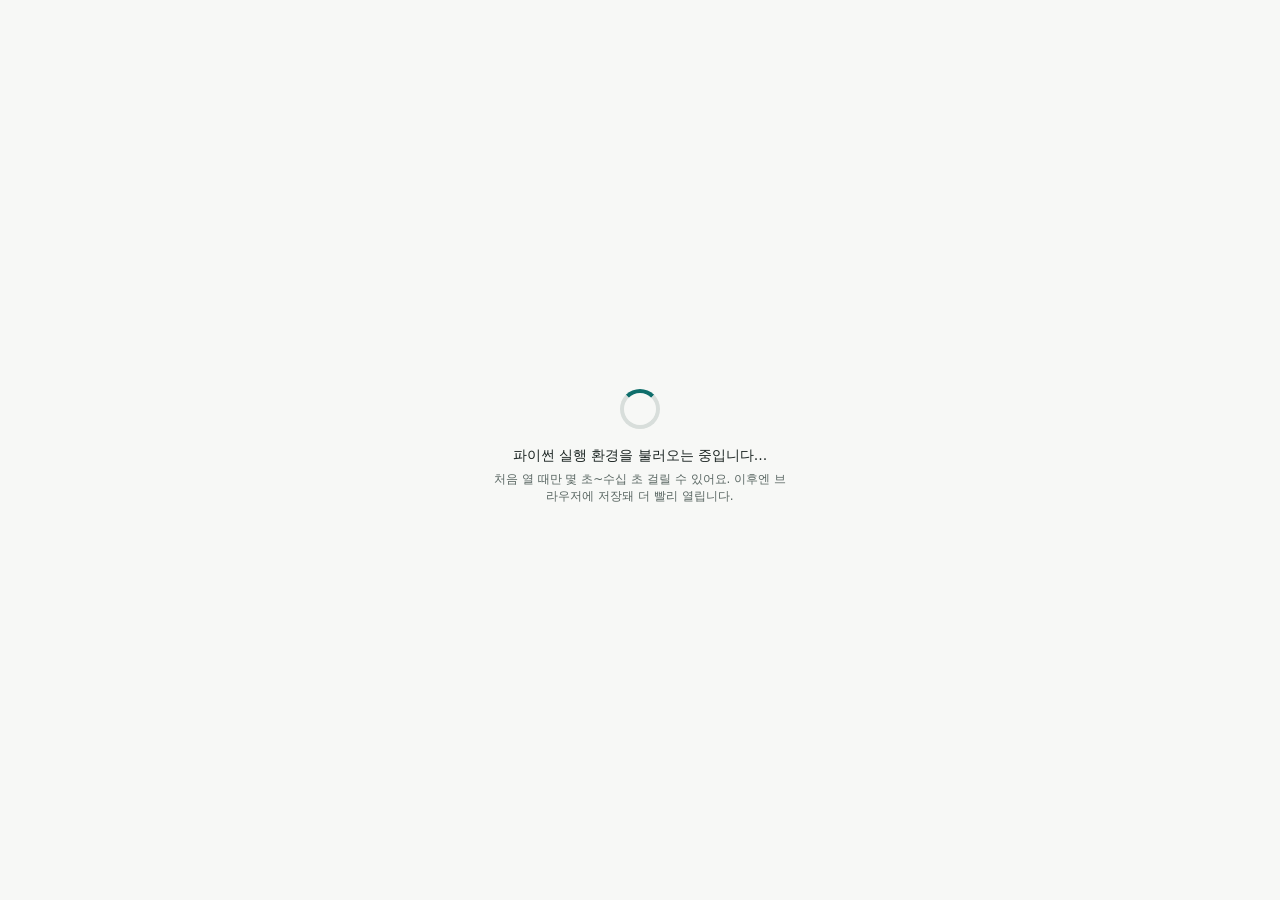
<file: index.html>
<!DOCTYPE html>
<html lang="ko">
<head>
<meta charset="UTF-8">
<meta name="viewport" content="width=device-width, initial-scale=1.0">
<!-- CSS의 color-scheme:light dark 선언과 별개로 여기도 명시 — 일부 모바일 브라우저(크롬의
     "웹 콘텐츠 다크 모드 강제 적용" 등)는 CSS가 파싱되기 전 초기 페인트 단계에서 이 메타
     태그를 먼저 확인해 자체 다크모드 색 반전/재배색을 적용할지 판단한다. -->
<meta name="color-scheme" content="light dark">
<title>SMC Fair Shift</title>
<link rel="manifest" href="manifest.json">
<meta name="theme-color" content="#0F6E6B">
<link rel="icon" href="icons/icon-192.png">
<link rel="apple-touch-icon" href="icons/icon-180.png">
<link rel="stylesheet" href="style.css">
</head>
<body>
<noscript><div style="padding:32px 20px;font-size:16px;line-height:1.7;text-align:center">이 프로그램은 자바스크립트가 켜져 있어야 동작합니다. 브라우저 설정에서 자바스크립트를 허용한 뒤 새로 고쳐 주세요.</div></noscript>
<!-- 접속 비밀번호 문(#authGate)은 없앴다(사용자 결정 2026-11-25: "최초 화면 비번 단계 … 빼"). 링크를 열면 바로 아래 로딩 화면에서
     시작한다. 숨기지 않고 platform.js의 확인 코드·style.css의 모양까지 같이 걷어냈다. 관리자 모드와 보고서 받기의 비밀번호는 별개로 남아 있다(app.js). -->
<div id="loadingOverlay" role="status" aria-live="polite">
  <div class="loading-box">
    <div class="spinner"></div>
    <p id="loadingMsg">파이썬 실행 환경을 불러오는 중입니다…</p>
    <p class="loading-sub">처음 열 때만 몇 초~수십 초 걸릴 수 있어요. 이후엔 브라우저에 저장돼 더 빨리 열립니다.</p>
  </div>
</div>
<div id="genOverlay" style="display:none" role="status" aria-live="polite">
  <div class="loading-box">
    <!-- 생성 중 비 — 근무 글자가 내려와 제자리에 앉는다(보고서 11장 '비'의 축소판, 앞 14명만). 진행 게이지와 같은 비율로 채워진다. -->
    <canvas id="genRain" class="gen-rain" aria-hidden="true"></canvas>
    <!-- 지금 도는 연출이 무엇을 보여 주는지 한두 문장(genviz.js의 desc) — 그림만으로는 무엇인지 모르겠다는 말에(11/3) -->
    <p id="genVizDesc" class="gen-viz-desc" style="display:none"></p>
    <div class="spinner"></div>
    <p id="genOverlayMsg">근무표를 계산하는 중입니다…</p>
    <div class="gen-progress" role="progressbar" aria-label="생성 진행률" aria-valuemin="0" aria-valuemax="100" aria-valuenow="0"><div class="gen-progress-fill" id="genProgressFill"></div></div>
    <p class="loading-sub" id="genOverlaySub">보통 몇 초면 끝납니다. 창을 닫지 말고 잠시만 기다려주세요.</p>
    <!-- 꼼꼼히 만들기(시도 9회)일 때만 보인다 — 몇 번째 시도인지·지금까지 최선·남은 시간. -->
    <p class="gen-step" id="genOverlayStep" style="display:none"></p>
    <button id="genStopBtn" class="small" style="display:none" title="돌고 있는 시도가 끝나면 그때까지 만든 표 중 가장 좋은 것을 고릅니다">여기까지 결과로 멈추기</button>
  </div>
</div>
<div id="app" style="display:none">
  <!-- 머리줄에는 버전만 보인다. 배포 시각(.build-time)은 화면에서 뺐다(사용자 결정 2026-11-26: "앱에 개정된 시간 표시 다시 빼" —
       11-25 아침에 감췄다가 오후에 되살렸고, 회사 도메인으로 옮기기 직전에 다시 감췄다). 값은 지우지 않았다 — 배포할 때마다
       GitHub Actions가 실제 배포 시각(서울 기준)으로 계속 박고(.github/workflows/deploy.yml), 그 글자를 둘이 읽는다: 문의 파일이
       어느 판에서 만든 것인지 적을 때(app.js), 배포 확인(tools/verify_deploy.sh). 감추는 것은 style.css의 한 줄이다. -->
  <header>
    <!-- 배지는 스크린리더가 제목으로 읽지 않게 감싼다(aria-hidden). .build-time span 자체는 CI(deploy.yml)가 정규식으로 찾아
         바꾸므로 그 태그에는 속성을 더하지 말 것(hidden도 안 된다 — 여는 태그가 달라지면 배포가 멈춘다). -->
    <h1>SMC Fair Shift <span class="h1-meta" aria-hidden="true"><span class="version-badge">v0.90</span><span class="build-time">Updated 2026-11-27 08:34:03</span></span></h1>
    <span class="ward-info" id="wardInfo"></span>
    <div class="spacer"></div>
    <button id="infoBtn">📘 사용자 매뉴얼</button>
  </header>
  <!-- 맨 위의 "서버로 전송되지 않고 현재 브라우저에서 처리됩니다" 띠와 맨 아래 'SMC Fair Shift' 글자는 뺐다(사용자 결정
       2026-11-13 — 입출력 화면이 복잡하다). 같은 안내는 사용자 매뉴얼(manual.html)의 '보안 · 개인정보' 절에 있다. -->
  <!-- 관리자 모드(문의 파일 다시 보기) 띠 — 받은 zip을 열었을 때만 app.js가 채운다.
       스크롤되는 영역(#gridPane) 밖에 둔다: 표를 내려도 그 자리에 있고, 입력·출력 어느 화면에서나 보인다. -->
  <div id="vocViewBar" class="voc-view-bar" style="display:none"></div>

  <div id="main" role="main">
    <!-- 폰 전용 탭 띠(형평성·필수 위반·추가 검토·원티드·상세 자료) — 출력 화면에서만 app.js(renderResultStrip)가 채운다. 표와 패널을
         내리는 내내 위에 붙어 있으려면 둘을 함께 감싼 #main의 직계 자식이어야 한다(표 영역 안에 두면 표를 지나면서 떨어진다).
         PC에서는 같은 단추가 오른쪽 패널 맨 위에 있어 이 띠는 숨긴다(style.css). -->
    <div id="resultStrip" class="result-strip" role="tablist" aria-label="결과 살펴보기" hidden></div>
    <div id="gridPane">
      <!-- 입력 화면: 업로드 + 직접입력 폼 (샘플 값으로 채워져 있다 — 명단·신청은 올린 파일이 없을 때만 예제 값이고, 올리면 그 파일의 것이 된다) -->
      <div id="intake">
        <div class="intake-box">
          <h2>1. 기본 사항 입력</h2>
          <!-- 첫 화면 한 줄 안내 — 무엇부터 해야 하는지(2026-10-31 검토 A-9). 폰에서는 생성 버튼까지 2,000px이라 바로 가는 단추를 붙인다 -->
          <p class="hint">근무정보·근무인력은 화면에서 고치면 <b>이 브라우저에 저장</b>됩니다. 인원과 원티드 신청은 입력① 파일로 받습니다.</p>

          <div class="input1-group">
          <div class="info-section">
          <!-- 저장해 둔 설정으로 열리면 근무정보·근무인력은 접혀서 뜬다(app.js) — 접혀 있어도 값은 머리줄에 한 줄로 보인다.
               파일을 올리면 설정도 따라올 거라 믿고 화면 값을 안 보는 사고(연속근무제한 2)를 막으려고 값 자체를 머리줄에 적는다. -->
          <details class="form-sec" id="infoSec" open>
            <summary>근무정보 <span class="sec-sum" id="infoSum"></span></summary>
            <!-- 값이 어디서 왔는지(샘플·브라우저 저장·방금 화면에서 고침)를 늘 적어 둔다 — 파일을 올리면
                 설정도 따라올 거라 믿고 화면 값을 안 보는 사고(연속근무제한 2)를 막는 줄이다. -->
            <p class="hint src-line" id="settingsSource"></p>
            <div class="form-grid">
              <label class="wide">병동명 <input type="text" id="f_ward"
                placeholder="예) 9A 병동 — 비워두셔도 근무표는 만들어집니다"></label>
              <label class="wide">연월 <span class="src-badge" id="ymSource"></span>
                <span class="ym-picker">
                  <select id="f_year"></select>
                  <select id="f_month"></select>
                </span>
              </label>
              <!-- 입력① 파일의 연월과 화면 연월이 다를 때만 보인다 — 만드는 달은 화면 연월이다 -->
              <div class="wide ym-notice" id="ymNotice" style="display:none"></div>
              <label>월 최대야간 <input type="number" id="f_maxnights" min="0" placeholder="0" style="width:60px"></label>
              <label>연속근무제한 <input type="number" id="f_maxconsecutive" min="3" placeholder="0" style="width:60px"></label>
              <label>야간목표하한 <input type="number" id="f_nightquota_low" min="0" placeholder="0" style="width:60px"></label>
              <label>야간목표상한 <input type="number" id="f_nightquota_high" min="0" placeholder="0" style="width:60px"></label>
            </div>
            <!-- 당분간 화면에서 뺌(값·로직은 유지 — 필요시 style 제거로 복원) -->
            <details class="form-sec sub-sec" style="display:none">
              <summary>공휴일 / 대체공휴일 지정</summary>
              <p class="hint">날짜를 클릭하면 <b>없음 → 공휴일 → 대체공휴일 → 없음</b> 순으로 바뀝니다 (한국 달력 기준 자동 반영, 필요시 직접 수정 가능)</p>
              <div class="holiday-cal-wrap">
                <div class="holiday-cal-head">
                  <span class="cal-legend">
                    <span class="cal-sw"><span class="box hol"></span>공휴일</span>
                    <span class="cal-sw"><span class="box sub"></span>대체공휴일</span>
                  </span>
                </div>
                <div id="holidayCalendar"></div>
              </div>
            </details>
            <!-- '저장한 설정 지우기'·'샘플 값으로 되돌리기' 두 단추는 뺐다(사용자 2026-11-24). 근무정보·근무인력은 늘 이 브라우저에 기억하고,
                 지우려면 브라우저의 사이트 데이터를 지운다. 숨기기만 하지 않고 코드·점검·설명서 문장까지 같이 걷어냈다. -->
          </details>

          <details class="form-sec" id="msSec" open>
            <summary>근무인력 <span class="sec-sum" id="msSum"></span></summary>
            <p class="hint src-line" id="minStaffSource"></p>
            <div class="tablebox">
              <table class="form-table" id="minStaffTable">
                <thead></thead>
                <tbody></tbody>
              </table>
            </div>
            <!-- 요일별 나누기는 표 헤더를 눌러 펼치는 숨은 토글이었는데, 처음 쓰는
                 사람은 그게 눌린다는 걸 알 방법이 없었다 — 버튼과 설명을 밖으로 꺼냈다. -->
            <div class="setting-row">
              <button type="button" id="msWeekdayToggle" class="pushbtn"></button>
              <span class="hint" id="msWeekdayHint"></span>
            </div>
            <!-- prn 시간 구성 — 위 표의 prn 인원 중 몇 명을 8A·9A·10A로 넣을지. 인원 수는 그대로이고 찍히는 코드만
                 바뀐다(엔진 apply_prn_mix). 가능근무에 그 코드가 있는 사람에게만 들어가고, 모자란 날은 노랑(S14).
                 모양은 바로 위 근무인력 표와 같은 표다(사용자 2026-11-24: "가로 세로 둘 다 안 이뻐") — 예전엔 글자 옆에 작은 칸 셋을
                 늘어놓아 폰 세로에서는 가운데로 몰린 채 세로로 쌓이고(칸 왼쪽 끝이 어긋났다), 가로에서는 위 표의 칸과 폭·모양이 달랐다. -->
            <div class="prn-mix" id="prnMixRow">
              <div class="prn-mix-title">prn 시간 구성 <span class="hint">prn 자리를 8A · 9A · 10A로 나눠 쓰는 병동만 적습니다 — 비워 두면 모두 prn</span></div>
              <div class="tablebox">
                <table class="form-table prn-mix-table">
                  <thead><tr><th>시간</th><th>8A</th><th>9A</th><th>10A</th></tr></thead>
                  <tbody><tr>
                    <td><b>인원</b></td>
                    <td data-label="8A"><input type="number" min="0" step="1" placeholder="0" id="pm_8A" aria-label="prn 시간 구성 8A 인원"></td>
                    <td data-label="9A"><input type="number" min="0" step="1" placeholder="0" id="pm_9A" aria-label="prn 시간 구성 9A 인원"></td>
                    <td data-label="10A"><input type="number" min="0" step="1" placeholder="0" id="pm_10A" aria-label="prn 시간 구성 10A 인원"></td>
                  </tr></tbody>
                </table>
              </div>
              <p class="hint">위 표의 prn 인원 중 몇 명을 이 시간으로 넣을지 적습니다(예: prn 2명이면 8A 1 · 9A 1). 인원 수는 그대로이고,
                가능근무 칸에 그 코드가 있는 사람에게만 들어갑니다. 그날 prn 인원이 적으면 8A → 9A → 10A 순으로 앞에서부터 채웁니다.</p>
            </div>
          </details>

          <!-- 당분간 화면에서 뺌(값·로직은 유지 — 필요시 style 제거로 복원) -->
          <details class="form-sec" style="display:none">
            <summary>심화과정대상 <span class="count-badge" id="advancedTrackCount"></span> (선택)</summary>
            <p class="hint">한 줄에 한 명씩 이름을 입력하세요.</p>
            <textarea id="f_advanced_track" rows="3" placeholder="예)&#10;1&#10;2"></textarea>
          </details>

          <!-- 당분간 화면에서 뺌(값·로직은 유지 — 필요시 style 제거로 복원) -->
          <details class="form-sec" style="display:none">
            <summary>B팀(신입) <span class="count-badge" id="teamBCount"></span> (선택)</summary>
            <p class="hint">근무 배정에는 전혀 관여하지 않고, 이름만 출력 근무표의 'B' 구분란에
            빈칸으로 표시됩니다 — 파트장이 직접 배정하세요. 한 줄에 한 명씩 입력.</p>
            <textarea id="f_team_b" rows="3" placeholder="예)&#10;김신입&#10;이신입"></textarea>
          </details>
          </div>
          </div>

          <div class="upload-section">
            <!-- 근무정보·근무인력과 같은 제목을 달아준다 — 이 구역만 제목이 없어서
                 위 두 칸과 다른 종류의 화면처럼 보였다. -->
            <details class="form-sec" open>
              <summary>파일입력</summary>
              <!-- 양식 안내는 제목 바로 아래(사용자 2026-11-14) — 두 칸 가운데 먼저 읽는 글이다 -->
              <p class="hint upload-how" id="wantedFormatHint"><b>양식(다운로드)</b>으로 받은 파일에 적어 올리세요 — 날짜 칸은 OCS에서 그대로 붙여넣어도 됩니다.</p>
              <div class="upload-item">
              <div class="upload-item-label">입력① 원티드표
                <span class="hint">명단(직급·숙련도·가능근무·비고·전입)과 원티드 신청</span>
              </div>
              <div class="upload-row">
                <input type="file" id="wantedInput" accept=".xlsx" class="file-input-hidden" tabindex="-1">
                <button type="button" class="upload-btn" data-target="wantedInput" aria-label="입력① 원티드표 업로드">업로드</button>
                <button type="button" class="upload-btn format-btn" onclick="downloadWantedTemplate()" aria-label="입력① 원티드표 양식 다운로드">양식(다운로드)</button>
              </div>
              <!-- 올린 파일 요약(app.js renderStaffSummary): 없으면 "예제 값 — 예제 병동 n명 · 예제 신청 n건 …", 있으면 "✓ 입력① 반영 — 연월 · 인원 · 원티드 n건" -->
              <p id="staffSummary" class="file-sum" role="status"></p>
              <!-- 올린 입력①에 문제가 있을 때만(파일의 연월이 화면과 다름 — app.js renderWantedYmNote) -->
              <p id="wantedYmNote" class="hint ym-note" style="display:none" role="status"></p>
              <button id="wantedClearBtn" class="small" style="display:none">반영 해제</button>
              <!-- 업로드 오류 상태에서만: 오류 문구와 이전 파일을 함께 걷어내는 길(2026-10-31 검토 P4) -->
              <button id="wantedClearAllBtn" class="small" style="display:none">이전 파일도 해제</button>
              <span id="wantedStatus" class="hint"></span>
            </div>

            <div class="upload-item">
              <div class="upload-item-label">입력② 연간근무표 <span class="hint">전월 출력②(연간근무표) — 처음 쓰는 달이면 OCS 지난달 근무표</span></div>
              <p class="hint" id="staffTableActive" style="display:none"></p>
              <div class="upload-row">
                <input type="file" id="staffTableInput" accept=".xlsx" class="file-input-hidden" tabindex="-1">
                <button type="button" class="upload-btn" data-target="staffTableInput" aria-label="입력② 연간근무표 업로드">업로드</button>
                <button type="button" class="upload-btn format-btn" id="staffTableExampleBtn" aria-label="입력② 연간근무표 예시 파일 다운로드" title="화면 연월에 맞는 예시 파일을 받습니다(그 달의 바로 전달까지 이어진 연간근무표) — 실제로는 지난달 출력②를 올립니다">예시(다운로드)</button>
              </div>
              <!-- 올린 파일 요약(app.js renderStaffTableSummary): 없으면 "입력 파일이 없습니다 — …", 있으면 "✓ 입력② 반영 — ○월까지 · 인원 · 일수" -->
              <p id="staffTableSummary" class="file-sum" role="status"></p>
              <button id="staffTableClearBtn" class="small" style="display:none">반영 해제</button>
              <button id="staffTableClearAllBtn" class="small" style="display:none">이전 파일도 해제</button>
              <span id="staffTableStatus" class="hint"></span>
              <!-- 올린 입력②가 화면 연월의 바로 전달까지가 아니면 여기서 바로 알린다(app.js renderStaffTableYmNote) -->
              <p id="staffTableYmNote" class="hint ym-note" style="display:none" role="status"></p>
            </div>

            <!-- 입력①(이번 달 명단)와 입력②(지난달 명단)의 차이 = 전입·전출. 둘 다 올라와야 표시됨 -->
            <div id="rosterDiff" class="roster-diff" style="display:none"></div>
            </details>

            <!-- 첫 사용 체크리스트 — 처음 연 기기(저장된 설정 없음)에서만 app.js가 채운다 -->
            <div id="firstUseCard" class="first-use" style="display:none"></div>
            <div class="generate-row">
              <button id="generateBtn" class="primary big">근무표 생성</button>
              <span id="genStatus" class="hint"></span>
            </div>
            <!-- 꼼꼼히 만들기 — 같은 규칙으로 3회 대신 9회 찾아 점수표로 고른다. 기준선 201개 달 실측에서
                 4곳 중 3곳이 더 좋은 표를 얻었고, 시간은 약 3배다. 재생성·편집 적용에도 같이 적용된다.
                 기본이 켜짐이다(사용자 결정 2026-11-22 — 그 전에는 꺼짐). 급한 사람이 끄는 쪽이다. -->
            <label class="thorough-opt" title="근무표를 9개 만들어 가장 좋은 것을 고릅니다. 끄면 3개만 만들어 더 빨리 끝납니다. 켜 두면 인원이 빠듯한 달은 1~2분이 걸릴 수 있습니다. 재생성과 편집 적용에도 같이 적용됩니다.">
              <input type="checkbox" id="thoroughChk" checked>
              <span class="thorough-title"><span aria-hidden="true">🔍</span> 꼼꼼히 만들기</span>
              <span class="hint thorough-hint">9개를 만들어 가장 좋은 것을 고릅니다. 급하면 끄세요 — 3개만 만들어 더 빨리 끝납니다.</span>
            </label>
            <!-- '야간 먼저(N only)'는 여기서 고르지 않는다 — 다 만든 뒤 결과 화면의 '🌙 야간만 보고 근무 만들기' 단추로 들어간다(2026-11-20).
                 어차피 전체를 먼저 만들고 야간만 드러내는 것이라, 만들기 전에 고르게 할 이유가 없었다. -->
          </div>
        </div>
      </div>
      <!-- 생성 후 그리드는 이 컨테이너에 렌더링 (intake와 분리 — 서로 파괴하지 않음) -->
      <div id="gridContent" style="display:none"></div>
    </div>
    <div id="sidePane" style="display:none"></div>
  </div>
  <!-- 홈 화면 추가 안내 — PWA인데 어디에도 적혀 있지 않아 폰 사용자가 매번 주소를 쳤다(2026-10-31 검토 §3) -->
</div>

<div class="modal-backdrop" id="infoModalBackdrop">
  <div class="modal" role="dialog" aria-modal="true" aria-labelledby="infoModalTitle">
    <div class="modal-head"><h2 id="infoModalTitle">사용자 매뉴얼</h2><button id="closeInfoBtn" aria-label="사용자 매뉴얼 창 닫기">✕</button></div>
    <div class="modal-body" id="infoBody"></div>
  </div>
</div>

<!-- 출력 화면의 "월간근무표 올리기" — 숨은 파일 칸. 접었다 폈다 하는 영역 안에
     두면 그 영역이 닫혀 있을 때 브라우저가 클릭을 무시할 수 있어 바깥에 둔다. -->
<input type="file" id="monthInput" accept=".xlsx" class="file-input-hidden" tabindex="-1">
<div class="toast" id="toast" role="status" aria-live="polite"></div>
<!-- 옛 브라우저 안내 — 아래 스크립트들(platform.js · app.js)과 Pyodide는 2020년 뒤의 문법(?. · ?? · ??=)을 쓴다. 그 문법을 모르는
     브라우저(인터넷 익스플로러 · 엣지의 IE 모드 · 몇 해 동안 업데이트가 멈춘 크롬)는 스크립트를 통째로 못 읽어서, "불러오는 중입니다"만
     떠 있는 채로 영영 멈춘다(접속 비밀번호 문이 있던 때에는 비밀번호 칸만 보이고 '입장'이 먹지 않았다) — 무엇이 문제인지 알 길이
     없다(배포 전 PC 점검 2026-11-24, 배포 대상이 병원 PC).
     여기서 먼저 알아보고 무엇으로 열면 되는지 말한다. **이 조각은 ES5로만 쓴다**(const · let · 화살표 · 백틱 금지) — 옛 브라우저에서
     도는 유일한 코드다(tests/test_pyodide_sync.py가 지킨다).
     옛 문법을 eval(new Function)로 떠보지 않는다 — 사내 서버가 CSP로 unsafe-eval을 막으면 new Function이 막혀, 멀쩡한 최신
     브라우저에도 이 안내가 잘못 뜬다(사내 도메인 이전 점검). 대신 같은 세대의 API로 가른다: Promise.any는 크롬 85(2020-08)에
     들어왔고 ?. · ?? · ??=도 그 판부터다 — 이게 있으면 앱·Pyodide의 문법을 읽는다(tests/test_pyodide_sync.py가 둘을 함께 지킨다). -->
<script>
(function () {
  var why = "";
  if (typeof Promise !== "function" || typeof Promise.allSettled !== "function" || typeof Promise.any !== "function" || typeof BigInt !== "function") why = "old";
  // 문법은 읽는데 WebAssembly만 없다 — 브라우저가 옛것이 아니라 보안 설정이 꺼 둔 것이다(엣지의 '향상된 보안 모드', JIT를 끄는
  // 회사 정책). "업데이트하세요"라고 하면 이미 최신인 사람은 할 일이 없다 — 무엇이 꺼져 있고 누구에게 말할지를 따로 적는다.
  if (!why && typeof WebAssembly !== "object") why = "nowasm";
  if (!why) return;
  window.__oldBrowser = why;
  var hide = ["loadingOverlay"], i, el;
  for (i = 0; i < hide.length; i++) { el = document.getElementById(hide[i]); if (el) el.style.display = "none"; }
  var ua = navigator.userAgent || "", m, now = "알 수 없음";
  if (/MSIE |Trident\//.test(ua)) now = "인터넷 익스플로러(또는 엣지의 IE 모드)";
  else if ((m = /Edg(?:e|A|iOS)?\/(\d+)/.exec(ua))) now = "엣지 " + m[1];
  else if ((m = /Chrome\/(\d+)/.exec(ua))) now = "크롬 " + m[1];
  else if ((m = /Firefox\/(\d+)/.exec(ua))) now = "파이어폭스 " + m[1];
  else if ((m = /Version\/(\d+)[\d.]* .*Safari/.exec(ua))) now = "사파리 " + m[1];
  var box = document.createElement("div");
  box.id = "oldBrowserNotice";
  box.setAttribute("role", "alert");
  box.style.cssText = "position:fixed;left:0;top:0;right:0;bottom:0;z-index:2147483000;background:#ffffff;color:#1b2b2a;overflow:auto;padding:48px 20px;font-family:'Malgun Gothic','맑은 고딕',sans-serif;font-size:16px;line-height:1.7";
  box.innerHTML = '<div style="max-width:560px;margin:0 auto">' + (why === "nowasm"
    ? '<p style="font-size:21px;font-weight:bold;margin:0 0 14px;color:#a3261d">이 브라우저 설정에서는 열리지 않습니다</p>' +
      '<p style="margin:0 0 10px">이 프로그램은 브라우저의 <b>웹어셈블리(WebAssembly)</b> 기능으로 동작하는데, 지금 브라우저에서는 그 기능이 꺼져 있습니다. 엣지의 \'향상된 보안 모드\'나 병원·회사의 보안 설정이 끄는 경우가 있습니다.</p>' +
      '<p style="margin:0 0 10px">크롬으로 아래 주소를 열어 보시고, 그래도 같으면 전산 담당 부서에 "이 주소에서 WebAssembly를 쓸 수 있게 해 달라"고 요청해 주세요.</p>'
    : '<p style="font-size:21px;font-weight:bold;margin:0 0 14px;color:#a3261d">이 브라우저에서는 열리지 않습니다</p>' +
      '<p style="margin:0 0 10px">이 프로그램은 <b>크롬(Chrome)이나 엣지(Edge)의 최신 버전</b>에서 동작합니다. 인터넷 익스플로러, 엣지의 \'IE 모드\', 여러 해 동안 업데이트되지 않은 브라우저에서는 열 수 없습니다.</p>' +
      '<p style="margin:0 0 10px">크롬이나 엣지를 열고 아래 주소를 붙여 넣어 주세요. 이미 크롬·엣지라면 최신 버전으로 업데이트한 뒤 다시 열어 주세요(업데이트가 막혀 있는 병원 PC라면 전산 담당 부서에 문의해 주세요).</p>') +
    '<p style="margin:0 0 10px;padding:10px 12px;border:1px solid #b7c4c2;border-radius:6px;background:#f3f7f6;word-break:break-all" id="oldBrowserUrl"></p>' +
    '<p style="margin:0;color:#5b6b69;font-size:14px">지금 브라우저: <span id="oldBrowserNow"></span></p></div>';
  document.body.appendChild(box);
  document.getElementById("oldBrowserUrl").appendChild(document.createTextNode(location.href));
  document.getElementById("oldBrowserNow").appendChild(document.createTextNode(now));
})();
</script>
<!-- platform.js가 먼저다 — app.js가 시작하자마자 부르는 api()·bootPlatform()이
     여기 들어 있다(Worker로 요청 보내기·파일 올리고 받기·Pyodide 부팅). -->
<script src="platform.js"></script>
<script src="app.js"></script>
<!-- 생성 중 시각화 아홉 가지(GenViz) — app.js가 생성 버튼을 누를 때 부른다. 없으면 상자만 비어 있다. -->
<script src="genviz.js"></script>
<!-- 접근성 보강(모달 포커스 가둠·복귀, 숫자 칸 이름) — app.js 뒤에, DOM만 보고 붙는다. -->
<script src="a11y.js"></script>
</body>
</html>
</file>
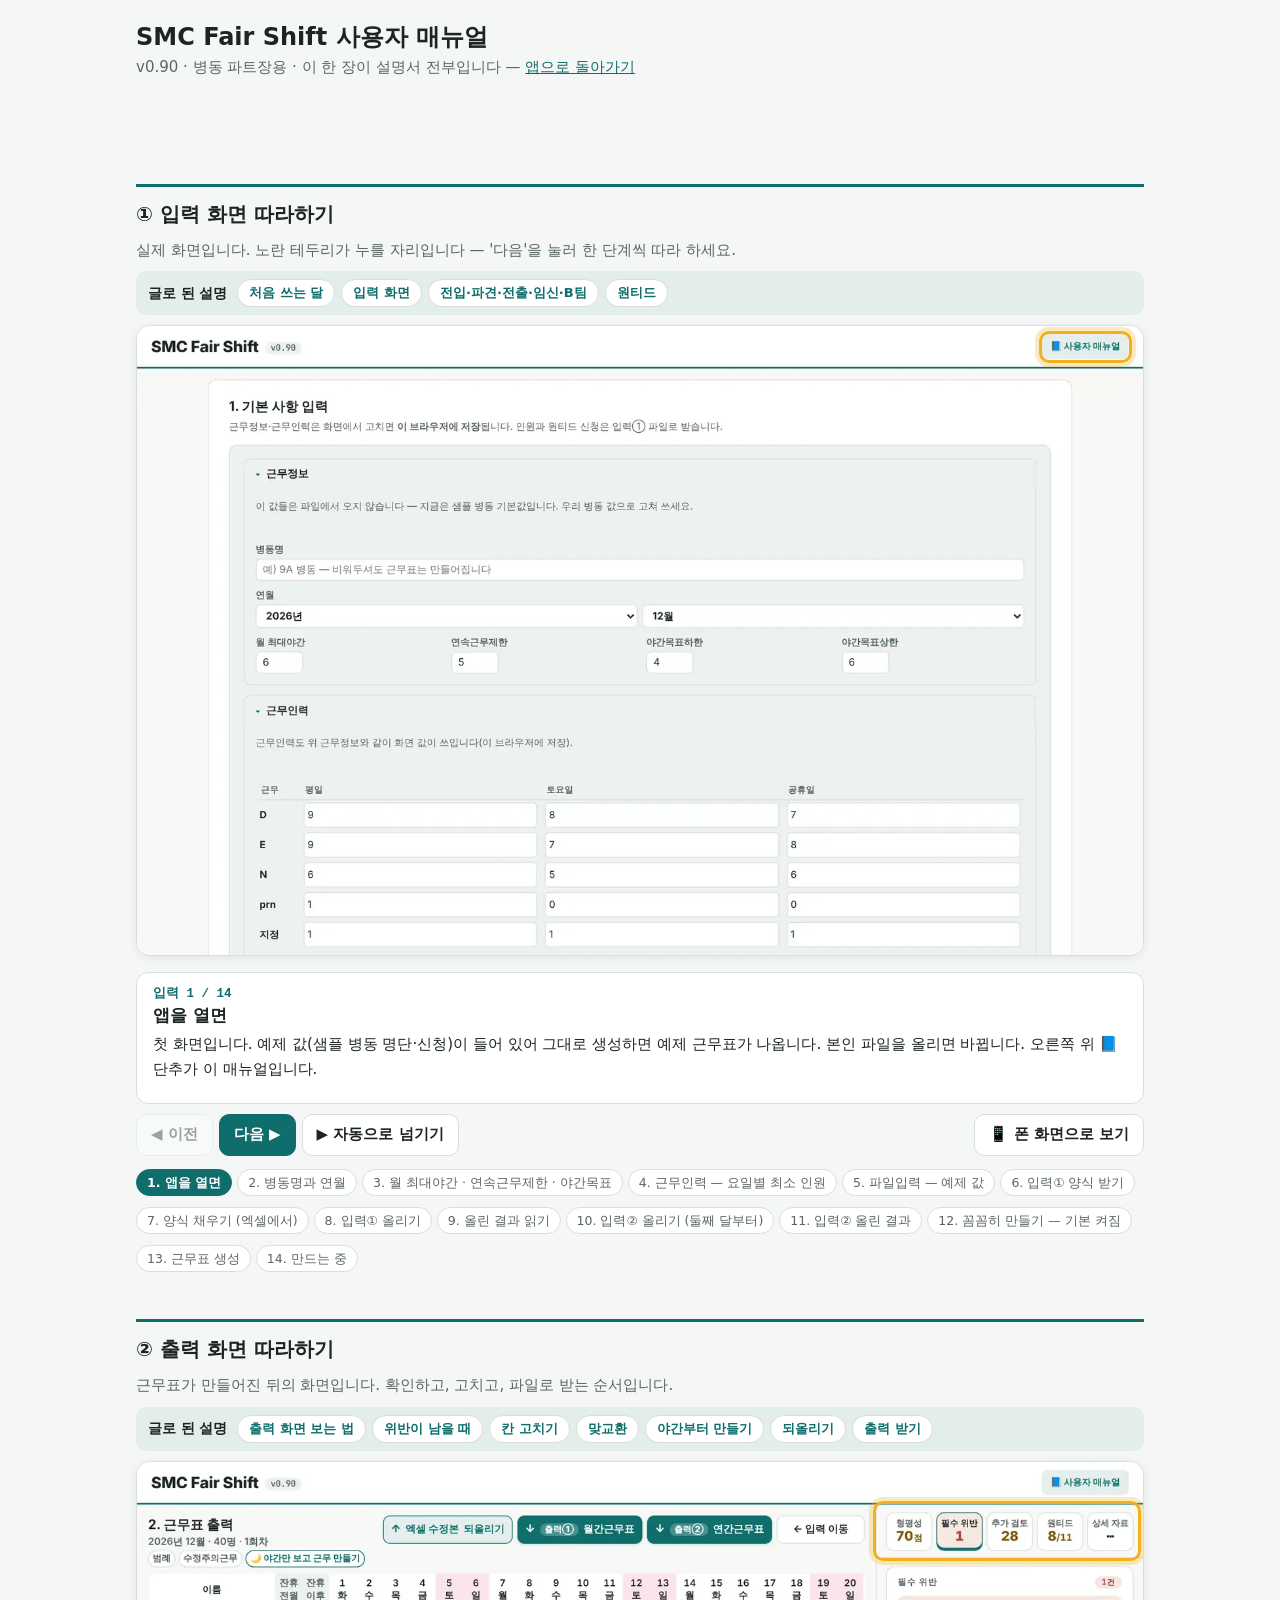
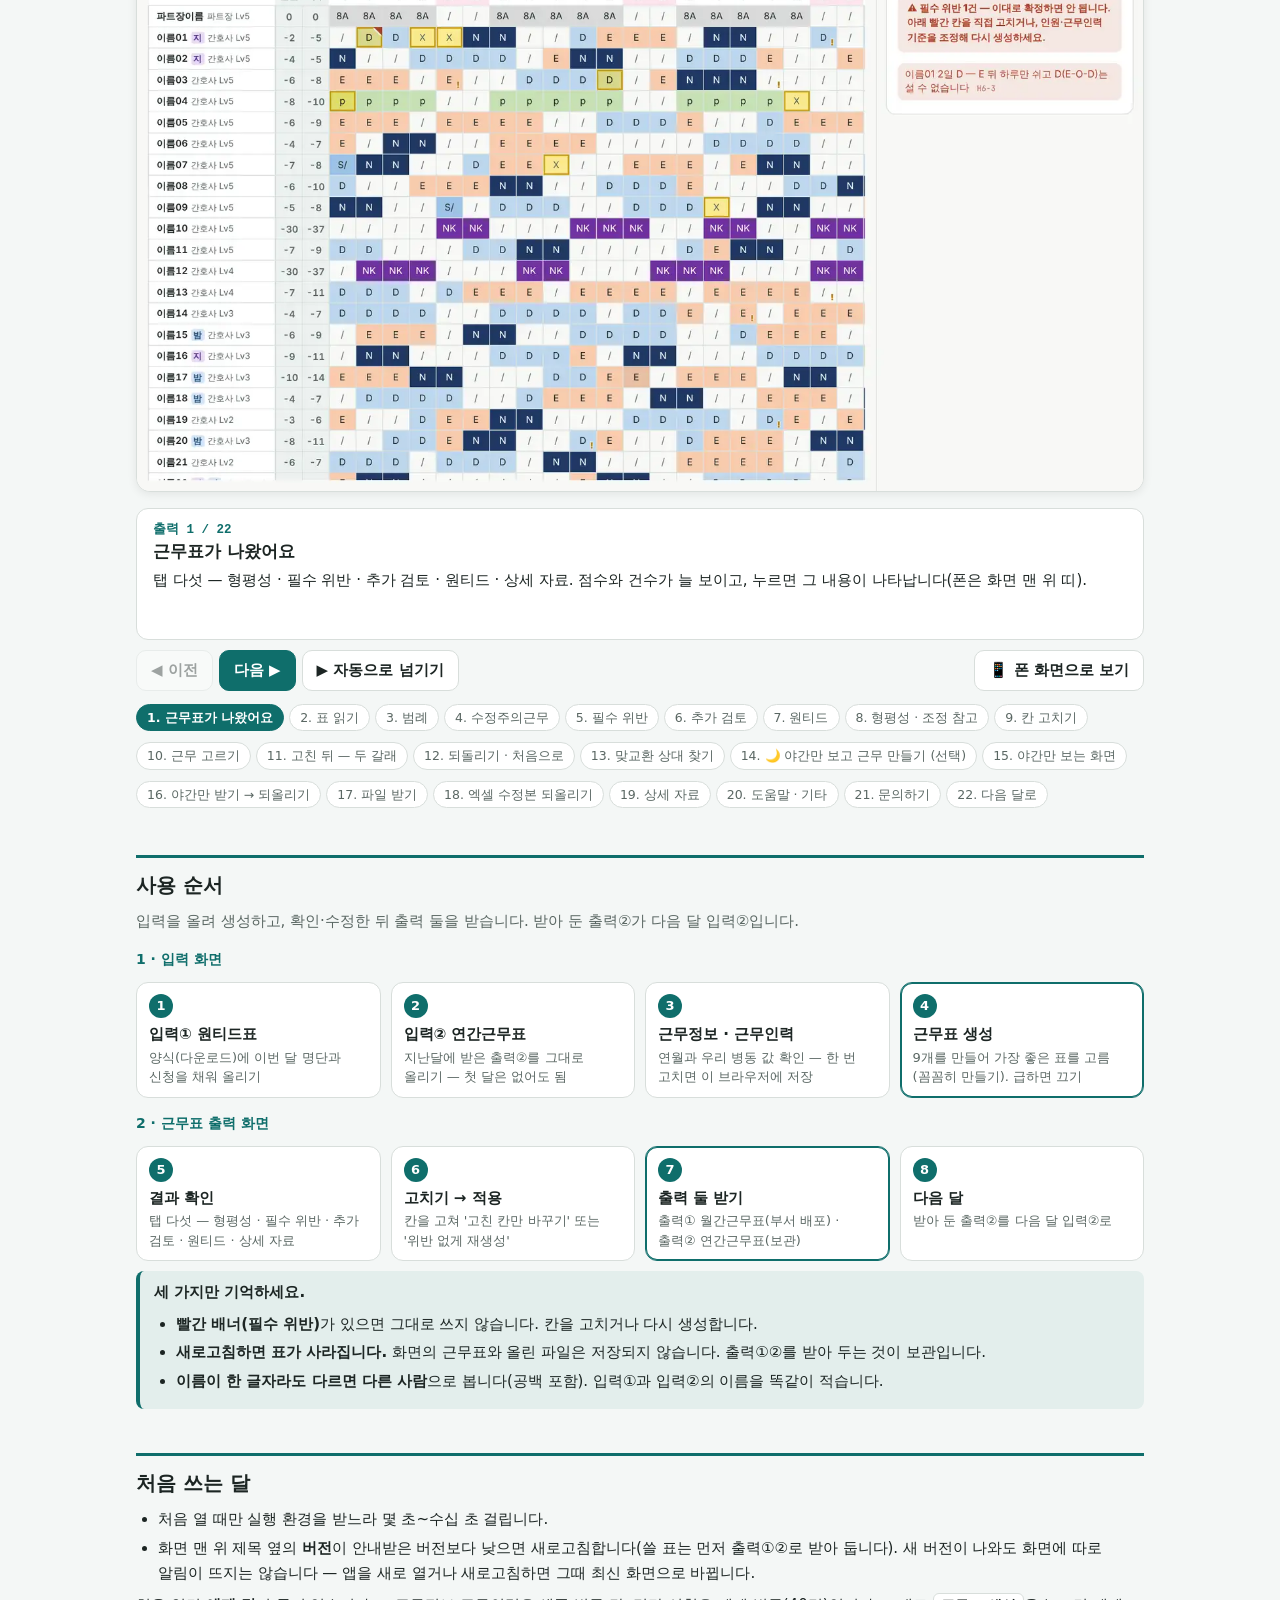
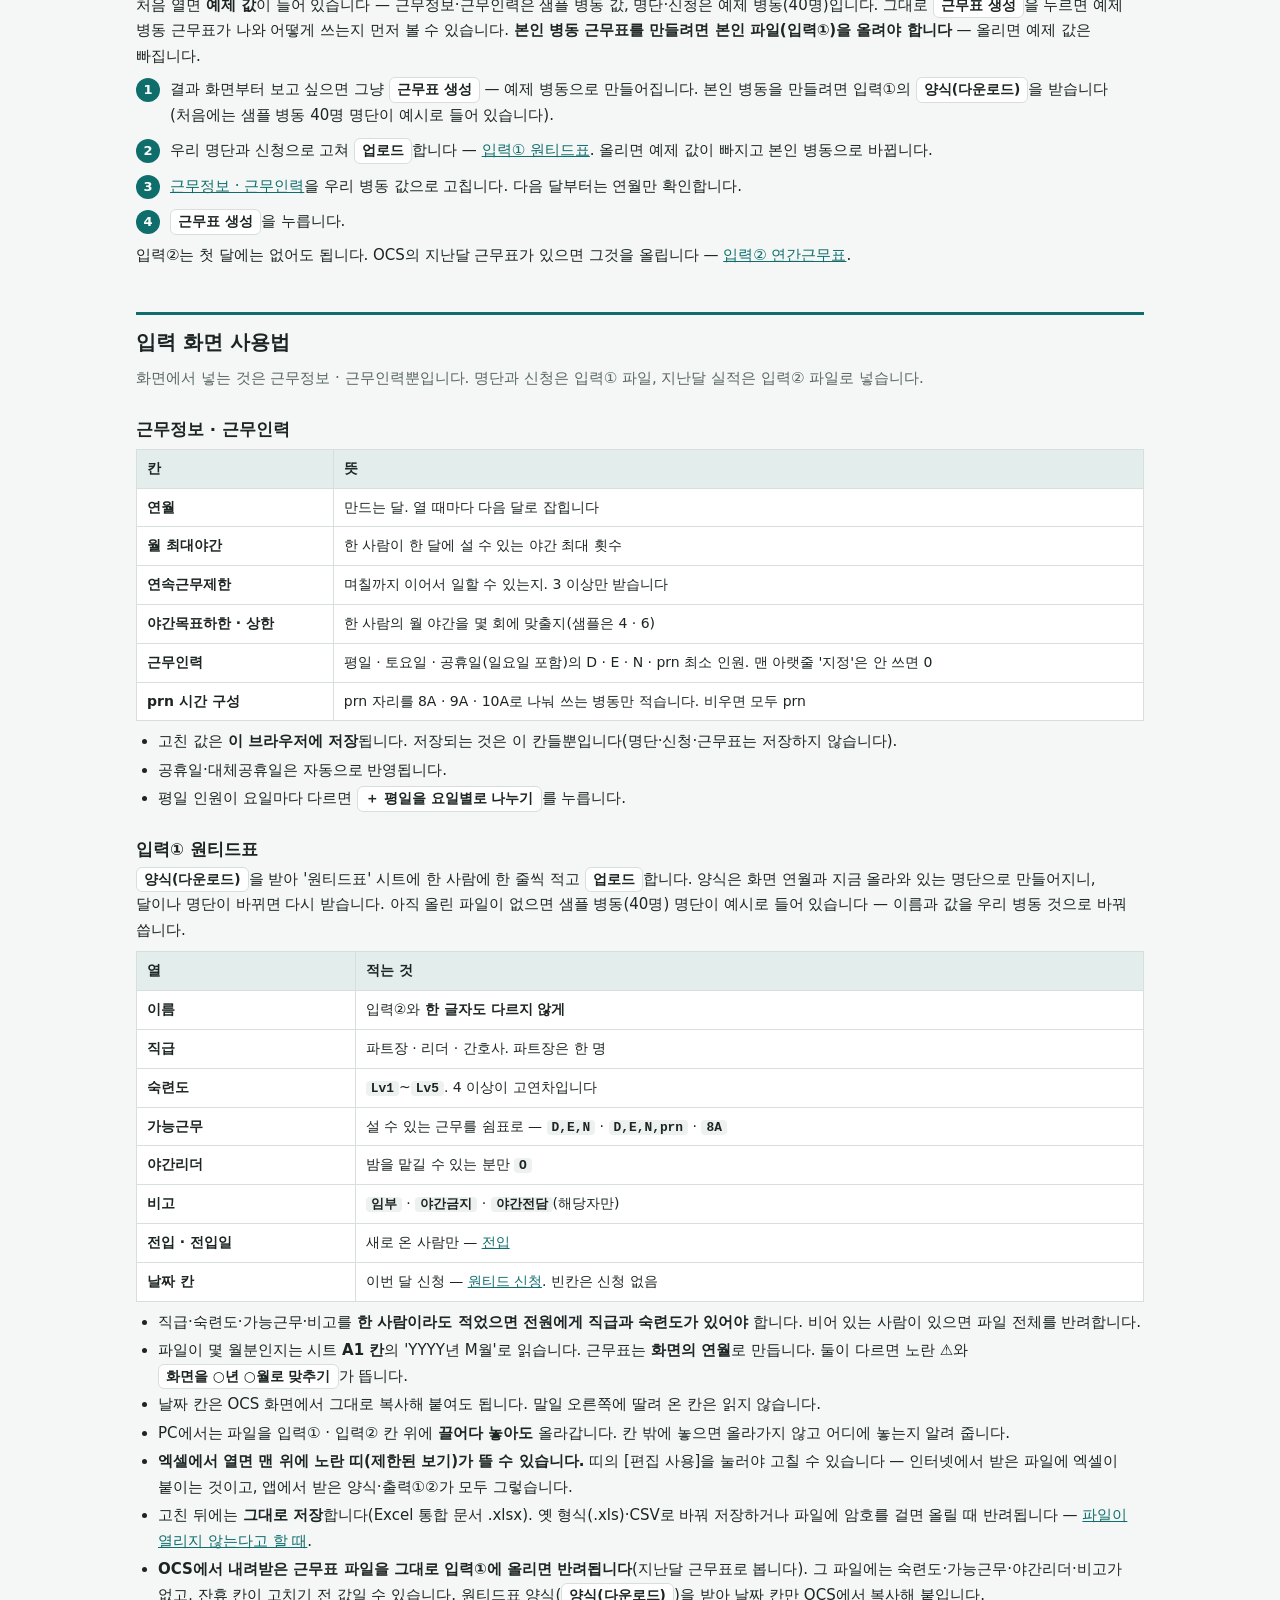
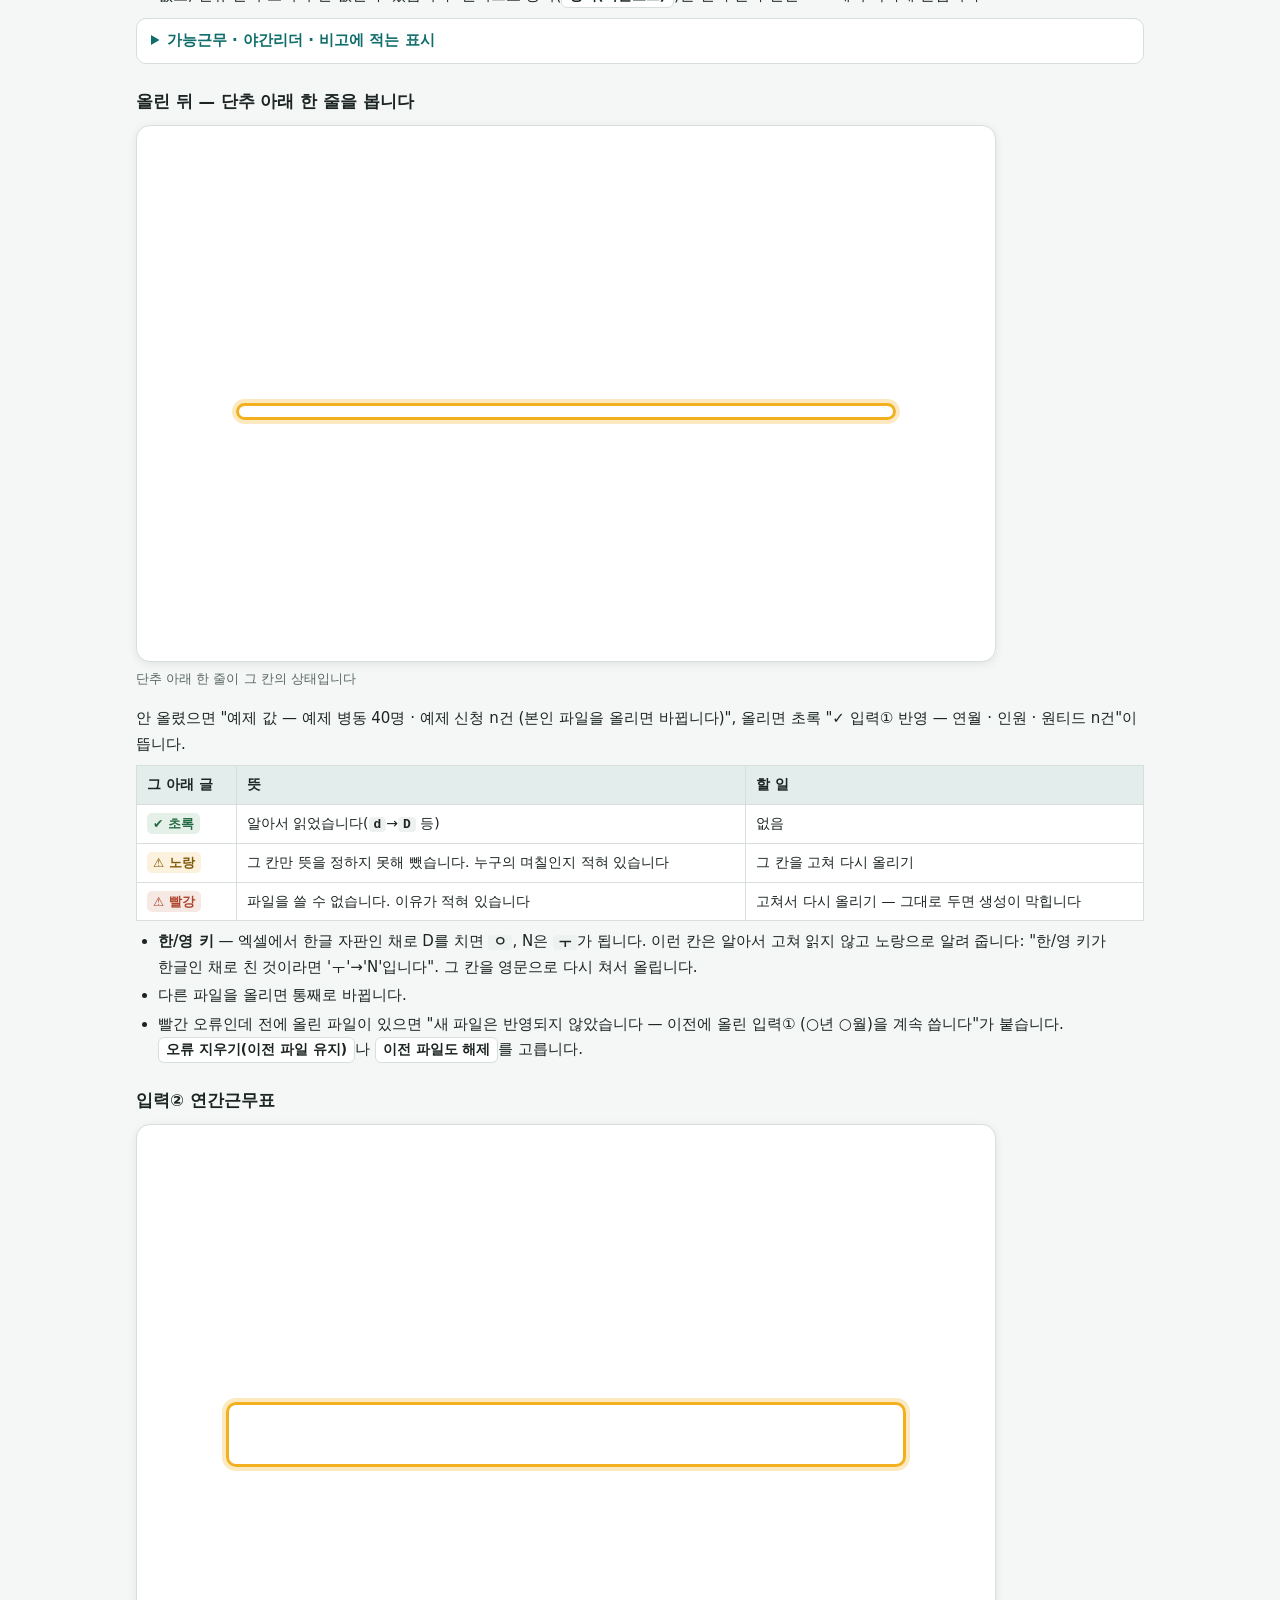
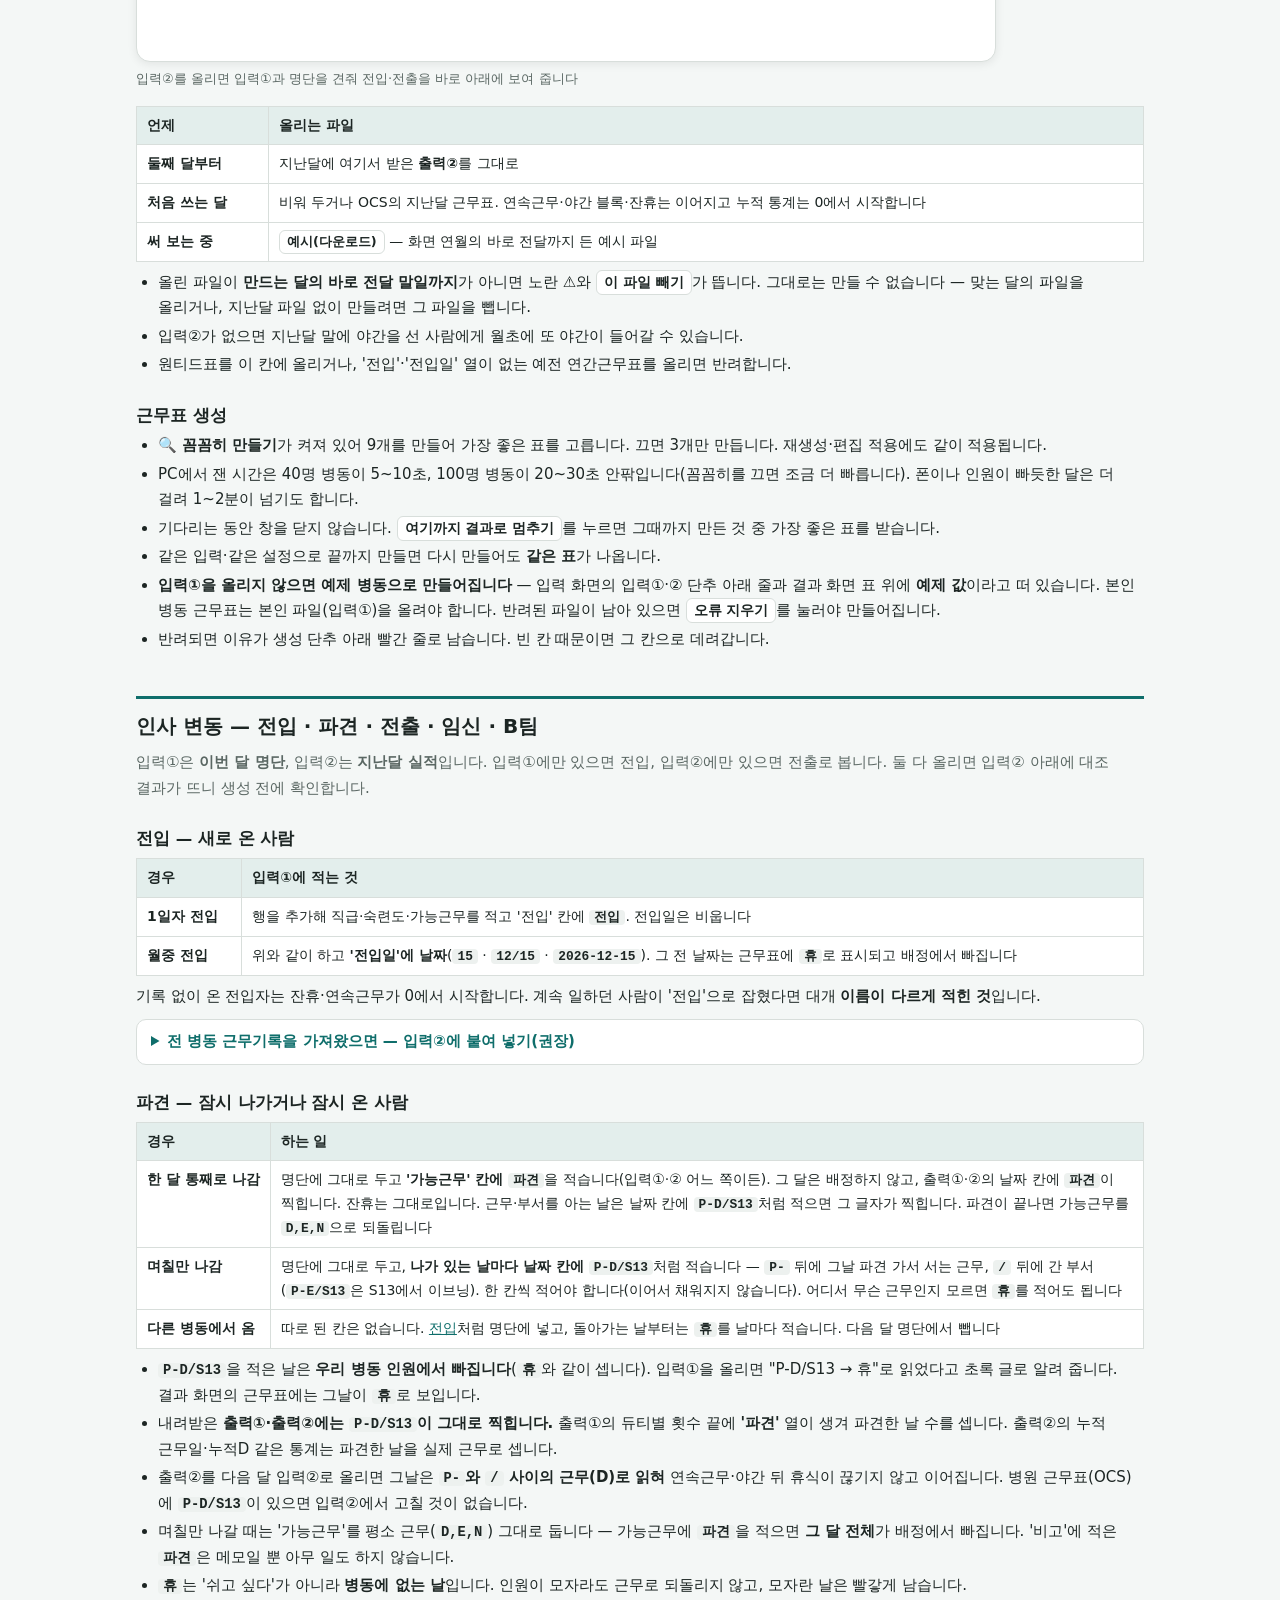
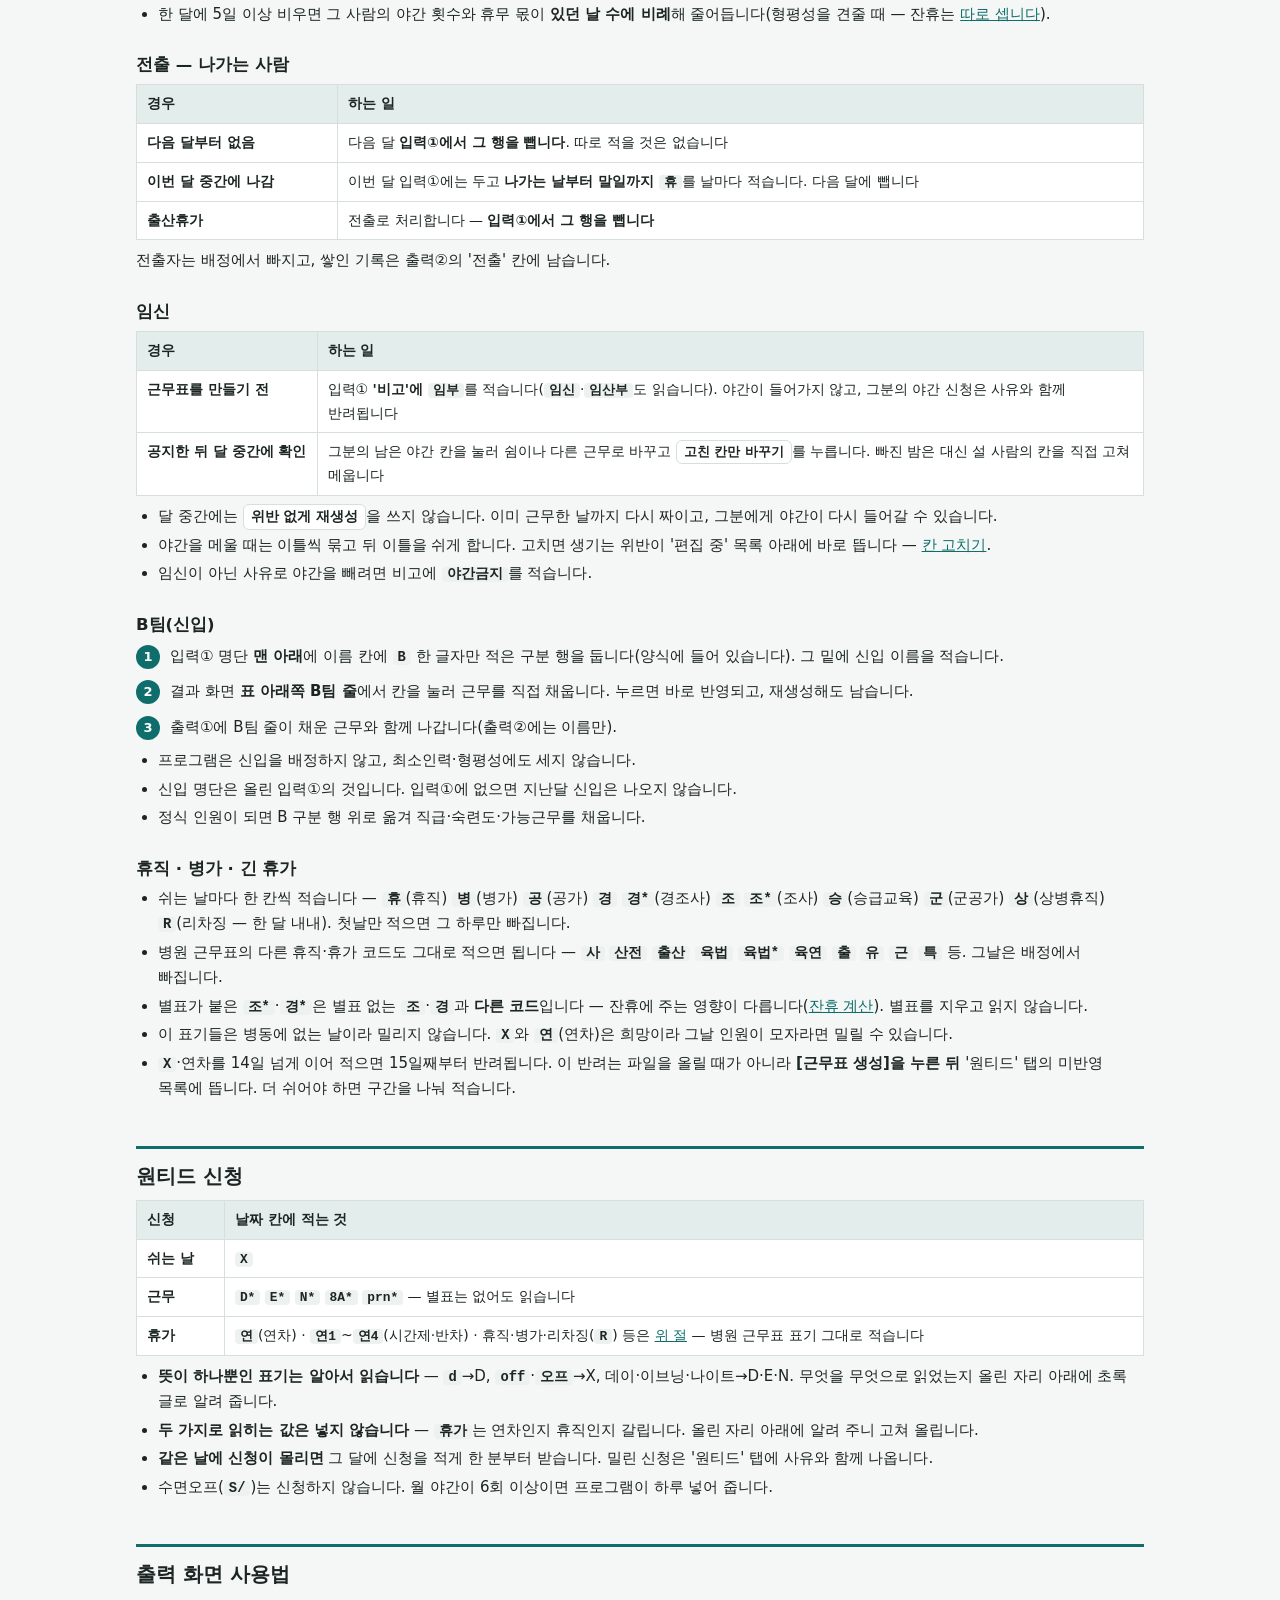
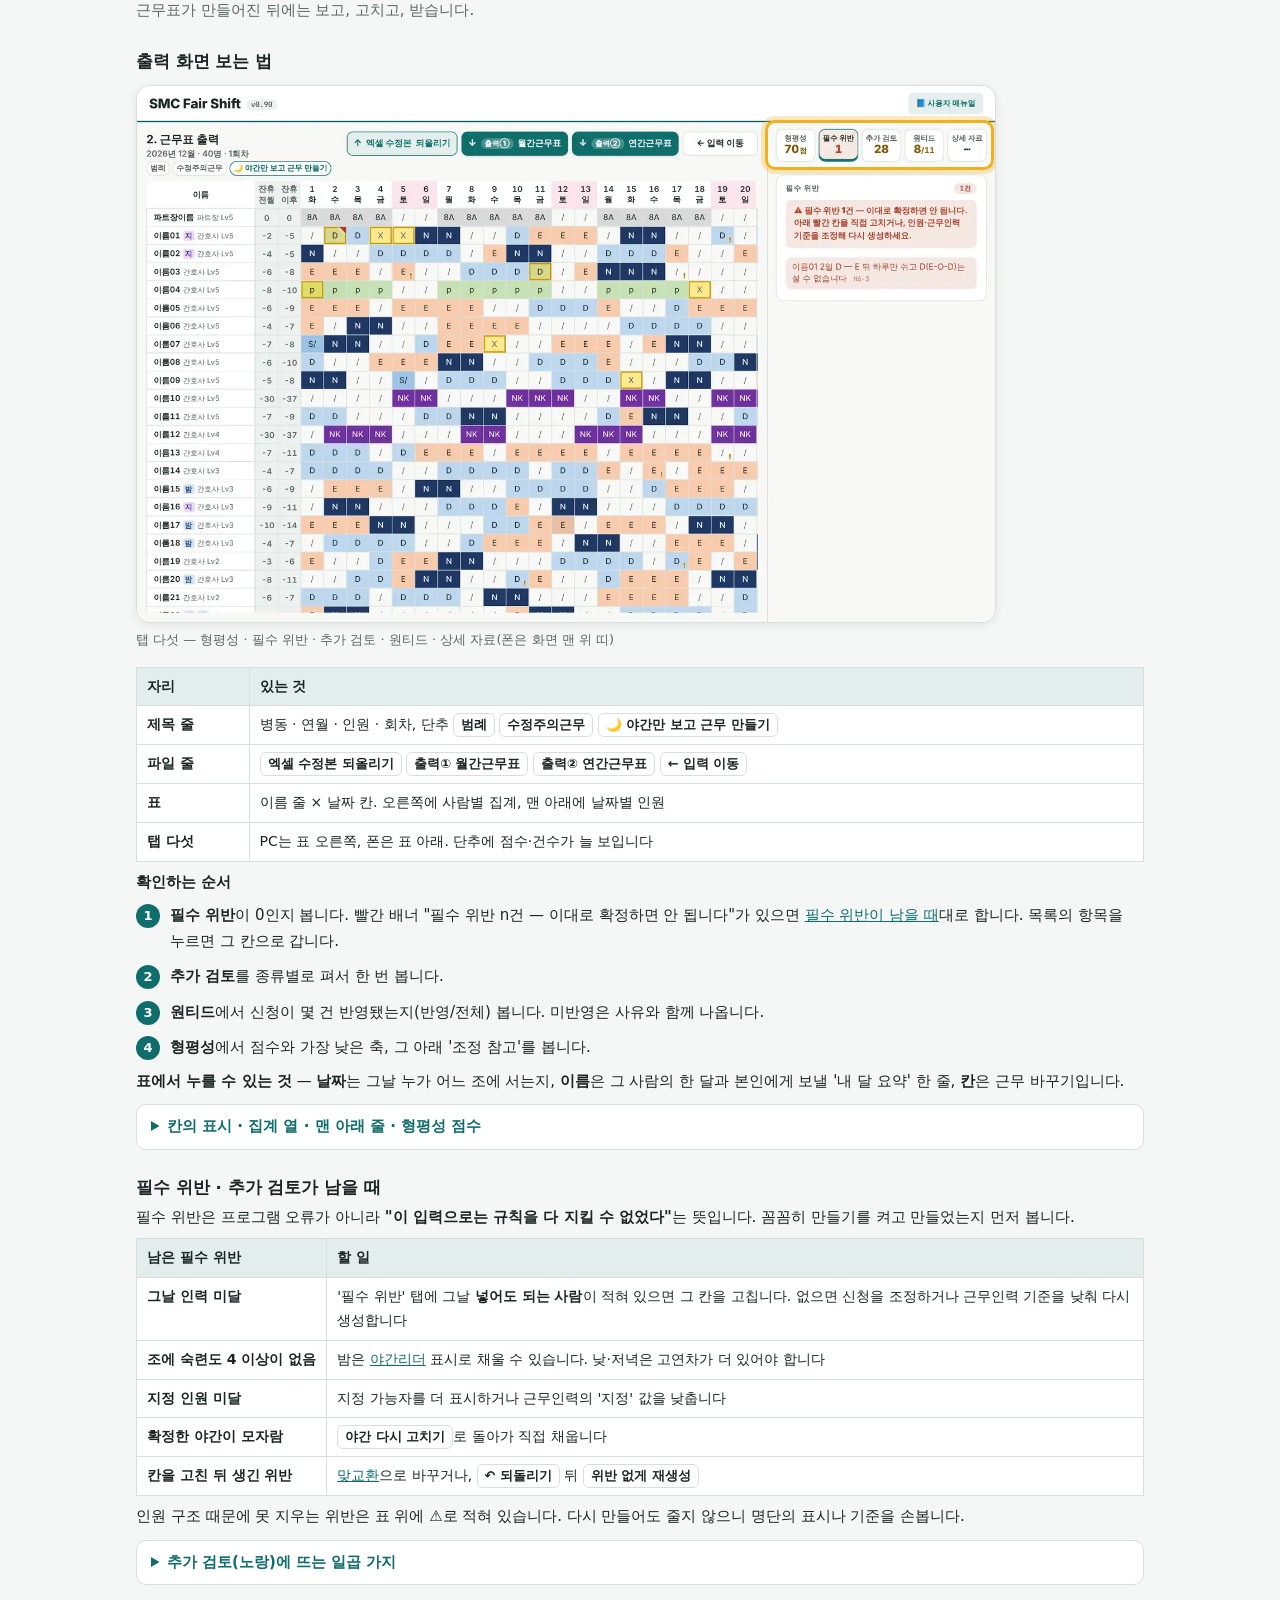
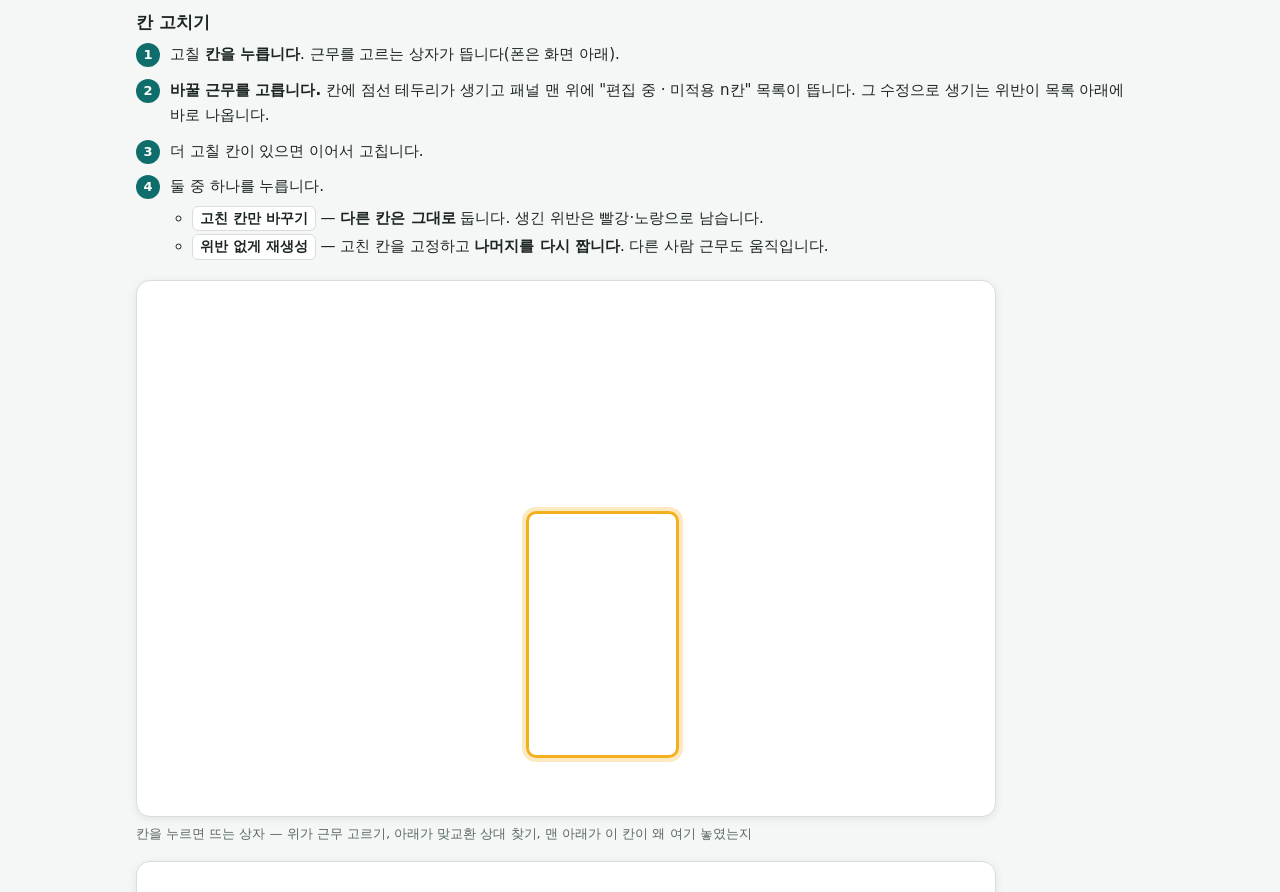
<file: guide/security.html>
<!doctype html><meta charset="utf-8"><meta http-equiv="refresh" content="0; url=../manual.html#security"><title>사용자 매뉴얼로 이동</title><a href="../manual.html#security">설명서는 사용자 매뉴얼 한 장으로 합쳤습니다 — 여기를 눌러 이동</a>
</file>
<file: style.css>
:root {
  /* 라이트/다크 둘 다 이 CSS가 직접 관리한다고 브라우저에 알림 — 이게 없으면 삼성인터넷 등
     일부 모바일 브라우저의 "다크 모드 강제 적용"이 채도 낮은(회색 계열) 버튼 배경을
     "꾸미지 않은 기본 컨트롤"로 오판해 우리가 지정한 색 위에 자기 색을 덧씌운다 —
     특히 <button>(네이티브 폼 컨트롤)에서 더 잘 발생하고, <a> 링크는 영향을 덜 받는다. */
  color-scheme: light dark;
  --paper: #F7F8F6; --ink: #1C2523; --sub: #5A6763; --accent: #0F6E6B;
  /* --hard·--ok·--warn은 '-soft' 배경 위 글자색으로 쓰인다 — WCAG AA 4.5:1을 넘겨야 한다.
     예전 값(#B5472E·#2E7D4F·#9A6B12)은 4.499·4.31·4.17이라 필수 위반 항목·추가 검토 항목 전부·
     보안 띠·KPI 초록이 미달이었다(2026-10-31 검토 C 2-1 실측). 바꾸면 다크 쪽은 그대로 두고 라이트만 재측정. */
  --accent-soft: #E3EEEC; --hard: #AD432B; --hard-soft: #F6E8E3;
  --ok: #246A42; --ok-soft: #E4F0E8; --warn: #7F5708; --warn-soft: #FBF1DC;
  --line: #D8DEDB; --card: #FFFFFF; --code-bg: #EDF1EF; --we: #FCE4EC;
  /* 강조색(--accent)·오류색(--hard)을 배경으로 깔았을 때의 글자색. 라이트는 흰 글자가
     6:1이지만 다크의 --accent #4FB3AE는 밝은 민트라 흰 글자가 2.5:1밖에 안 된다 —
     '근무표 생성' 버튼이 다크에서 WCAG 미달이었다. 배경 위 글자는 늘 이 토큰을 쓸 것. */
  --on-accent: #FFFFFF; --on-hard: #FFFFFF;
  /* "업로드"·"양식(다운로드)" 버튼 채움색 — 아주 살짝 파란기 도는 슬레이트 톤
     (완전 무채색 회색보다 옅게 채도를 넣음 — "꾸미지 않은 기본 회색"처럼 보이지
     않게 해서, 강제 다크모드 브라우저가 재배색 대상으로 오판할 여지를 줄임). */
  --btn-fill: #D9E3F0;
  --soft-mark: #B87A00;   /* 표의 추가 검토 표식 — --warn(#7F5708)은 글자용이라 작은 표식으로는 갈색으로 묻힌다 */
}
@media (prefers-color-scheme: dark) { :root {
  /* 라이트/다크 둘 다 지원한다는 뜻의 "light dark"보다, 지금 실제로 다크로 렌더링
     중이라는 뜻의 "dark" 단독 선언이 크롬 계열의 "웹 콘텐츠 다크 모드 강제 적용"에
     더 강한 신호를 준다 — 우리 다크 배색을 그대로 신뢰하고 자기 색으로 덧칠하지
     않도록. (그래도 100% 보장은 아님 — 사용자가 브라우저에서 강제 다크를 켜둔
     경우는 페이지 쪽에서 막을 수 없는 경우도 있음.) */
  color-scheme: dark;
  --paper: #141B1A; --ink: #E4E9E6; --sub: #9BA8A4; --accent: #4FB3AE;
  --soft-mark: #E0B84C;
  --accent-soft: #1C2E2C; --hard: #E07B5F; --hard-soft: #2E211C;
  --ok: #6FBF8E; --ok-soft: #1D2B22; --warn: #E0B84C; --warn-soft: #332B14;
  --line: #2C3634; --card: #1B2321; --code-bg: #222C2A; --we: #3A2A30;
  --btn-fill: #33465C;
  /* 다크의 강조색·오류색은 밝은 편이라 그 위 글자는 어둡게(각 6.8:1·7:1) */
  --on-accent: #0B1F1E; --on-hard: #1C0F0A; } }

* { box-sizing: border-box; }
/* 글꼴은 px가 아니라 rem — 브라우저(특히 안드로이드 '글자 크기')의 글꼴 설정이
   그대로 반영되게. px로 박으면 사용자가 글자를 키워도 이 앱만 그대로다. 아래 모든
   font-size도 같은 이유로 rem이다(16px 기준: 14.5px = .906rem).
   ⚠ html에는 100%만, 본문 크기는 body에만 — html에 rem을 주면 rem의 기준(html) 자체가
   줄어 모든 글자가 한 번 더 작아진다(처음에 'html, body'에 같이 줬다가 전부 9% 줄었다). */
html { font-size: 100%; }
body { font-size: .90625rem; }
html, body {
  margin: 0; height: 100%; background: var(--paper); color: var(--ink);
  font-family: "Pretendard Variable", Pretendard, "Apple SD Gothic Neo",
    "Noto Sans KR", "Malgun Gothic", system-ui, sans-serif;
  /* 안전장치: 넓은 표(근무표 그리드 등)가 실수로 페이지 자체를 옆으로 밀면
     모바일에서 position:fixed 팝업(사용법 모달 등) 위치가 틀어진다 — 항상 막아둔다. */
  overflow-x: hidden;
}
/* 높이는 dvh(실제로 보이는 화면 높이)를 쓰고 vh는 옛 브라우저용 대비책으로 남긴다.
   vh는 '주소창이 숨겨졌을 때의 큰 화면'을 기준으로 삼아서, 주소창이 아예 없는
   홈 화면 설치 앱(standalone)에서는 실제 창보다 큰 값이 된다 — 그만큼 아래에 빈
   공간이 생겨 내용이 끝난 뒤로도 스크롤이 더 내려갔다. 브라우저에서는 내용이 이미
   그보다 길어서 티가 안 나고, 설치한 앱에서만 보이던 이유가 이것이다. */
#app { display: flex; flex-direction: column; height: 100vh; height: 100dvh; }

/* ---------------------------------------------------------------- 로딩 오버레이 (Pyodide 부팅) */
#loadingOverlay {
  position: fixed; inset: 0; display: flex; align-items: center; justify-content: center;
  background: var(--paper); z-index: 999;
}
.loading-box { text-align: center; max-width: 340px; padding: 20px; }
.loading-box .spinner {
  width: 40px; height: 40px; margin: 0 auto 18px; border-radius: 50%;
  border: 4px solid var(--line); border-top-color: var(--accent);
  animation: spin 0.9s linear infinite;
}
@keyframes spin { to { transform: rotate(360deg); } }
.loading-box p { margin: 6px 0; font-size: .84375rem; color: var(--ink); }
.loading-box .loading-sub { font-size: .75rem; color: var(--sub); }
.loading-box.err .spinner { display: none; }

/* ---------------------------------------------------------------- 생성/재생성 중 오버레이 */
#genOverlay {
  position: fixed; inset: 0; display: flex; align-items: center; justify-content: center;
  background: rgba(20, 27, 26, .35); z-index: 900;
}
@media (prefers-color-scheme: light) { #genOverlay { background: rgba(28, 37, 35, .25); } }
#genOverlay .loading-box {
  background: var(--card); border: 1px solid var(--line); border-radius: 12px;
  box-shadow: 0 12px 40px rgba(0,0,0,.25);
}
.loading-box.err p#loadingMsg { color: var(--hard); font-weight: 700; }

.gen-progress {
  width: 100%; height: 6px; border-radius: 999px; background: var(--line);
  overflow: hidden; margin: 10px 0 4px;
}
.gen-progress-fill {
  height: 100%; width: 0%; background: var(--accent); border-radius: 999px;
  transition: width .25s linear;
}

header {
  display: flex; align-items: center; gap: 7px 14px; padding: 10px 18px;
  border-bottom: 2px solid var(--accent); background: var(--card); flex-wrap: wrap;
}
header h1 { font-size: 1.25rem; margin: 0; font-weight: 800; letter-spacing: -.01em; }
header .version-badge {
  font-family: "JetBrains Mono", monospace; font-size: .6875rem; font-weight: 700;
  color: var(--sub); background: var(--code-bg); padding: 1px 7px; border-radius: 999px;
  vertical-align: middle; margin-left: 4px;
}
/* 배포 시각 — 화면에는 보이지 않는다. 값은 CI가 배포마다 index.html에 계속 박고, 문의 파일(어느 판에서 만든 것인지)과
   배포 확인(tools/verify_deploy.sh)이 그 글자를 읽는다 — 그래서 지우지 않고 감춘다.
   경과: 2026-11-25 아침에 감췄다("배포 시간은 지워") → 같은 날 오후에 되살렸다("앱 수정 시간 다시 표시해 줘") → 11-26에 다시 감췄다
   (사용자: "앱에 개정된 시간 표시 다시 빼 — 이제 곧 회사 도메인으로 클론해서 배포"). 보이던 때의 글꼴·색 규칙과 폰에서 제목 아래로
   내리던 규칙(≤680px · ≤360px)은 같이 걷어냈다 — 남겨 두면 폰에서만 다시 보인다. */
header .build-time { display: none; }
header .ward-info { font-size: .78125rem; color: var(--sub); }
header .spacer { flex: 1; }
/* 앱 이름(제목)보다 절대 커 보이면 안 됨 — 제목은 16px/굵게인데 기본 button 스타일(13px)도
   패딩·테두리가 있는 알약 모양이라 한 줄 전체를 차지하면 오히려 더 커 보였다. 글자 크기와
   패딩을 줄이고 테두리 없는 옅은 톤으로 낮춰서 제목보다 확실히 작고 보조적으로 보이게 함. */
header #infoBtn {
  font-size: .71875rem; font-weight: 700; padding: 3px 10px;
  border-color: transparent; background: var(--accent-soft); color: var(--accent);
}
/* 손가락 대상 — 26px은 작았다(검토 C 1-9, 폰 권장 36 이상). 높이를 숫자로 고정하는 규칙
   (파일 끝 'header #infoBtn')보다 위에 있어도 이기게 button 태그로 특이성을 올렸다. */
header button#infoBtn { height: 32px; }
@media (max-width: 680px) { header button#infoBtn { height: 36px; } }

button {
  appearance: none; -webkit-appearance: none;
  font-family: inherit; font-size: .8125rem; font-weight: 600; cursor: pointer;
  border: 1.5px solid var(--line); background: var(--card); color: var(--ink);
  border-radius: 7px; padding: 6px 13px; transition: background .1s, border-color .1s;
}
button:hover:not(:disabled) { border-color: var(--accent); color: var(--accent); }
button:disabled { opacity: .4; cursor: not-allowed; }
button.primary { background: var(--accent); color: var(--on-accent); border-color: var(--accent); }
button.primary:hover:not(:disabled) { filter: brightness(1.08); color: var(--on-accent); }
/* 키보드 포커스 — 브라우저 기본 고리는 칸 색 위·다크에서 잘 안 보인다. 표 칸은 이웃 칸에
   가려지므로 안쪽으로 그린다(th.day-head·.dio-person은 자기 규칙이 있다). */
:where(button, input, select, textarea, summary, a, [tabindex]):focus-visible { outline: 2px solid var(--accent); outline-offset: 2px; }
table.grid td:focus-visible { outline: 2px solid var(--accent); outline-offset: -2px; }
button.danger { border-color: var(--hard); color: var(--hard); }
button.danger:hover:not(:disabled) { background: var(--hard-soft); }
input[type=file] { font-size: .78125rem; max-width: 220px; }

#main { display: flex; flex: 1; min-height: 0; }
/* contain: paint — 이 칸 밖으로 넘치는 내용이 '페이지 전체의 스크롤 범위'에까지
   더해지지 않게 한다. overflow:auto로 안에서 스크롤은 되지만, 그것만으로는 넘친 만큼이
   문서 높이에 계속 반영돼 노트북에서 푸터를 지나 150px쯤 빈 회색 공간까지 더 내려갔다
   (폰에서는 페이지가 원래 내용만큼 길어 티가 안 났고, 그래서 노트북에서만 보였다). */
/* overflow-anchor: none — 표를 통째로 다시 그릴 때 브라우저의 스크롤 앵커링이
   "사라진 요소"를 기준으로 위치를 자기 마음대로 보정하는 것을 막는다. 편집 후
   위치를 되돌려 놓아도 그 뒤에 한 번 더 움직여 버리는 원인이 된다. */
/* 모바일은 페이지 전체가 스크롤되므로 표 안쪽(#gridContent)에도 같이 걸어야 한다 —
   앵커링은 스크롤 컨테이너가 아니라 '기준으로 삼을 요소'를 고르는 기능이라, 그 후보에서
   표를 통째로 빼는 것이 확실하다. */
#gridContent { overflow-anchor: none; }
#gridPane { flex: 1; overflow: auto; padding: 14px; contain: paint; }
/* 앵커 끄기는 출력 화면(.out-on)에만 건다. 입력 화면까지 끄면, 파일을 올려 위쪽에 '연월이 다릅니다' 카드가 생기는 순간 아래가
   통째로 밀려 방금 올린 자리의 상태 줄과 안내가 생성 버튼 뒤나 화면 밖으로 간다(360px 폰에서 291px, 2026-11-14 화면 훑기). */
#gridPane.out-on { overflow-anchor: none; }
/* 날짜 머리칸(th{position:sticky;top:0})이 붙으려면 **세로 스크롤이 일어나는 상자**가 th의
   가장 가까운 스크롤 조상이어야 한다. 예전엔 .grid-scroll{overflow-x:auto}가 (overflow-y도
   auto로 계산돼) 스크롤 상자가 되는데 세로 스크롤은 그 바깥(#gridPane)에서 일어나, 내려가면
   날짜 줄이 그대로 사라졌다 — 40명 표의 17행 아래는 며칠인지 알 수 없었다(검토 C 1-2).
   데스크톱(출력 화면, #gridPane.out-on): **표(.grid-scroll)만** 가로·세로로 스크롤하고 제목·파일 줄·표 보기는
   제자리에 있다(사용자 2026-11-13: "표를 제외하고는 고정 — 표 움직여도 보이게"). 그 전에는 #gridPane 하나가
   다 맡아서 표를 옆으로 밀면 제목과 파일 줄도 같이 밀려 나갔다. #gridPane은 세로로 쌓는 상자가 되고
   .grid-scroll이 남은 높이를 차지한다 — 높이가 정해져 있어야 머리칸이 붙는다.
   입력 화면은 예전대로 #gridPane이 스크롤한다(out-on이 없다).
   폰(≤680)은 #gridPane이 스크롤하지 않으므로 .grid-scroll이 높이 상한을 갖고 스스로 스크롤한다. */
/* 높이 조건(521px 이상)이 붙은 이유: 폰 가로(915×412, 740×360)는 너비로는 PC 배치인데 높이가 없어, 제목·파일 줄·안내 카드가
   자리를 먹고 나면 표 상자가 한두 줄만 남거나 화면 밖으로 밀렸다 — 그런데 #gridPane이 overflow:hidden이라 내려갈 수도 없었다
   (2026-11-14 화면 훑기). 키가 작으면 폰 세로처럼 #gridPane이 스크롤하고 표 상자는 화면 높이만큼만 갖는다. */
@media (min-width: 681px) and (max-height: 520px) {
  .grid-scroll { max-height: calc(100vh - 20px); max-height: calc(100dvh - 20px); }
}
@media (min-width: 681px) and (min-height: 521px) {
  #gridPane.out-on { overflow: hidden; display: flex; flex-direction: column; }
  #gridPane.out-on #gridContent { display: flex !important; flex-direction: column; flex: 1; min-height: 0; }
  #gridPane.out-on #gridContent > * { flex: none; }
  #gridPane.out-on #gridContent > .grid-scroll { flex: 1 1 0; min-height: 120px; }
}
#sidePane {
  width: 340px; flex: none; border-left: 1px solid var(--line); background: var(--card);
  overflow-y: auto; padding: 14px 16px;
}

.empty-state {
  display: flex; flex-direction: column; align-items: center; justify-content: center;
  height: 100%; color: var(--sub); gap: 10px; text-align: center; padding: 40px;
}
.empty-state .big { font-size: .9375rem; font-weight: 700; color: var(--ink); }

.grid-scroll { overflow-x: auto; max-width: 100%; -webkit-overflow-scrolling: touch;
  overflow-anchor: none; }
@media (min-width: 681px) { .grid-scroll { overflow: auto; } }   /* #gridPane 주석 참고 — PC에서는 이 상자만 스크롤한다 */
table.grid { border-collapse: collapse; font-size: .75rem; font-variant-numeric: tabular-nums; }
table.grid th {
  position: sticky; top: 0; background: var(--card); padding: 3px 4px; text-align: center;
  border-bottom: 1px solid var(--line); font-weight: 600; z-index: 2;
}
table.grid th.we { background: var(--we); }
/* 왼쪽 위 '이름' 머리칸은 위·왼쪽 둘 다 붙어야 한다 — 왼쪽이 안 붙어 가로로 밀면 날짜 머리칸이
   이름 열 위를 지나갔다. 두 방향 sticky가 겹치는 자리라 맨 위에 둔다. */
table.grid th.nm { left: 0; z-index: 3; }
table.grid td {
  padding: 0; text-align: center; border: 1px solid var(--line); min-width: 30px;
  height: 26px; cursor: pointer; position: relative; user-select: none;
}
table.grid td.nm {
  text-align: left; padding: 3px 10px; white-space: nowrap; font-weight: 600;
  position: sticky; left: 0; background: var(--card); cursor: default; z-index: 1;
  border-right: 2px solid var(--line);
}
/* 예전에는 PC에서 top·left를 -14px로 당겼다 — 그때는 #gridPane(padding 14px)이 스크롤 상자였고, sticky의 0은 스크롤 상자의
   padding 안쪽이라 그만큼 떠서 붙어 틈으로 밑의 행·열이 비쳤다. 지금은 여백 없는 .grid-scroll이 스크롤 상자라 0이 곧
   가장자리다(당긴 채로 두면 머리칸·이름 열이 14px 잘린다). */
table.grid td.nm .role { color: var(--sub); font-weight: 400; font-size: .6875rem; margin-left: 4px; }
/* 지정 가능자 표시 — 이름 옆 작은 배지. .role과 달리 폰에서도 숨기지 않는다(아래
   미디어쿼리에 없다): 하단 '지정 인원' 행이 빨개졌을 때 누구를 넣으면 되는지 찾을
   단서가 이것뿐이다. */
table.grid td.nm .desig-mark {
  display: inline-block; margin-left: 4px; padding: 0 3px;
  font-size: .6875rem; font-weight: 700; line-height: 1.4;
  border-radius: 3px; background: #E7D9F5; color: #5B2E8C;
}
/* 야간리더('밤') — '지'와 같은 모양이되 색으로 구분한다. 한 사람이 둘 다일 수
   있어서(지정이면서 야간리더) 같은 색이면 두 표가 한 덩어리로 보인다. */
table.grid td.nm .nl-mark { background: #D6E4F7; color: #1F4E79; }
/* 엑셀 색을 따르는 근무 칸과 달리 이 배지는 화면 전용이라 다크에서는 어두운 변형(각 8:1). */
@media (prefers-color-scheme: dark) {
  table.grid td.nm .desig-mark { background: #3B2560; color: #D9C6F2; }
  table.grid td.nm .nl-mark { background: #1E3550; color: #BFD6F5; }
}
table.grid td.cell span { display: block; width: 100%; height: 100%; line-height: 26px; }
table.grid th.stat-col, table.grid td.stat-col {
  background: var(--code-bg); color: var(--sub); font-weight: 600; cursor: default; min-width: 34px;
}
/* B팀(신입) 구분행 — 다운로드 엑셀의 회색 "B" 구분행과 같은 취지, 이름만 있고
   스케줄링에는 관여하지 않는다는 걸 시각적으로 표시 */
tr.team-b-divider td {
  background: var(--code-bg); color: var(--sub); font-weight: 700; text-align: left;
  padding: 4px 10px; cursor: default;
}
/* 날짜별 레벨 통계(듀티별 평균·고연차/저연차 여섯 줄) — 그리드 맨 아래에 붙는 행, 날짜 열과
   1:1로 정렬되도록 같은 table 안에 그대로 이어 붙인다(별도 표 아님) */
tr.level-foot-row td.nm { font-weight: 700; }
/* 최소인력 미달 칸 — 출력① 엑셀·별첨과 같은 빨강. 채워진 날은 칠하지 않는다:
   전부 칠하면 눈이 색을 무시하게 되고, 정작 못 채운 날이 묻힌다. */
.level-foot-row .stat-col.stat-short { background: #ffc7ce; color: #8a2020;
  font-weight: 700; }
/* 기준 초과(H1-4) — 출력① 엑셀과 같은 노랑. 미달보다 약하게(추가 검토 항목이라서). */
.level-foot-row .stat-col.stat-over { background: #ffeb9c; color: #7a5b00; font-weight: 700; }
/* 고연차/저연차 줄 — 고연차가 1명뿐인 조. 인원 줄의 '초과'와 같은 노랑(색 체계를 하나로 — 빨강 = 필수 위반, 노랑 = 살펴볼 것). */
.level-foot-row .stat-col.stat-thin { background: #ffeb9c; color: #7a5b00; font-weight: 700; }
/* '2/7' — 앞(고연차)은 강조색으로 굵게, 뒤(저연차)는 흐린 색으로 가늘게. 줄 이름 '고연차/저연차'도 같은 색이라 어느 수가 어느 쪽인지 읽힌다.
   색칠된 칸(빨강·노랑 — 바탕이 밝은 고정색)에서는 테마 색을 쓰지 않는다: 다크의 강조색(밝은 민트)은 노랑 바탕 위에서 안 읽힌다.
   그 칸에서는 칸 글자색을 그대로 물려받고 굵기·농도로만 가른다. */
.level-foot-row .lv-hi { color: var(--accent); font-weight: 800; }
.level-foot-row .lv-lo { color: var(--sub); font-weight: 500; }
.level-foot-row .lv-sl { color: var(--sub); opacity: .75; }
.level-foot-row .stat-short .lv-hi, .level-foot-row .stat-thin .lv-hi { color: inherit; }
.level-foot-row .stat-short .lv-lo, .level-foot-row .stat-thin .lv-lo,
.level-foot-row .stat-short .lv-sl, .level-foot-row .stat-thin .lv-sl { color: inherit; opacity: 1; }   /* 색칠된 칸에서는 흐리게 하지 않는다 — 노랑 위 .7은 대비 2.94:1이었다. 앞뒤는 굵기로 가른다 */
/* 날짜별 인원 줄(듀티별) — 합계 줄은 위 코드 줄들과 한 덩어리로 보이게 얇은 선을 위에,
   최소인력에 안 세는 코드는 점선 아래로 내리고 이름 칸을 흐리게. */
tr.duty-row.duty-total td, tr.duty-row.duty-designated td { border-top: 1px solid var(--line); }
tr.duty-row.duty-other-first td { border-top: 2px dashed var(--line); }
tr.duty-row.duty-other td.nm { font-weight: 500; color: var(--sub); }

tr.level-foot-row:first-of-type td { border-top: 2px solid var(--accent); }

/* 근무를 고친 직후 "무엇이 달라졌는지"를 두세 번 깜빡여 보여준다. 표가 제자리에
   남게 되면서(app.js의 render keepScroll) 화면이 안 움직이니, 바뀐 칸이 눈에
   안 띄면 파트장은 눌린 건지조차 모른다. 근무 칸의 색(td span의 배경)은 그대로
   두고 위에 덧칠하는 방식이라 무슨 근무였는지도 같이 보인다. */
@keyframes flash-change {
  0%, 100% { box-shadow: inset 0 0 0 99px rgba(255, 193, 7, 0); }
  50%      { box-shadow: inset 0 0 0 99px rgba(255, 193, 7, 0.95); }
}
td.flash-change { animation: flash-change 1s ease-in-out 3; }
/* 근무 칸은 td 위에 span(width/height 100%)이 근무색을 깔고 덮으므로, td에만 걸면
   깜빡임이 그 아래 가려 아예 안 보인다 — 인원 숫자 칸(span 없음)만 깜빡이고 정작
   고친 칸은 안 깜빡였다. span에도 같이 건다. */
table.grid td.cell.flash-change span { animation: flash-change 1s ease-in-out 3; }
/* 미적용 편집으로 값이 달라진 인원 숫자 — 바뀐 근무 칸(td.pending)과 같은 점선.
   깜빡임은 몇 초면 끝나니, 반영/취소할 때까지 남는 표시가 따로 있어야 한다.
   기준 미달의 빨강(.stat-short)은 배경색이라 이 테두리와 겹쳐도 서로 안 가린다. */
.level-foot-row .stat-col.count-changed {
  outline: 2px dashed var(--warn); outline-offset: -2px; font-weight: 800;
}
@media (prefers-reduced-motion: reduce) {
  /* 깜빡임을 끄는 사람에게는 한 번만 밝게 떴다 사라지게 — 표시 자체는 남긴다. */
  td.flash-change,
  table.grid td.cell.flash-change span { animation: flash-change 1s ease-in-out 1; }
}

td.sd span { background: #BDD7EE; color: #1C2523; }
td.se span { background: #F8CBAD; color: #1C2523; }
td.sn span { background: #1F3864; color: #fff; }
td.sk span { background: #7030A0; color: #fff; }
td.sp span { background: #C6E0B4; color: #1C2523; }
td.sa span { background: #D9D9D9; color: #1C2523; }
td.sa9 span { background: #BFBFBF; color: #1C2523; }
td.sa10 span { background: #A6A6A6; color: #1C2523; }
td.sy span { background: #FFE699; color: #1C2523; }
td.so span { color: var(--sub); }
td.ssl span { background: #9DC3E6; color: #1C2523; }
td.stw span { background: #A9D18E; color: #1C2523; }
td.smi span { background: #C9C9C9; color: #1C2523; }
td.st span { background: #B4C7E7; color: #1C2523; }
td.sjo span { background: #808080; color: #fff; }
td.sgyeong span { background: #F4B6C2; color: #1C2523; }
td.sgong span { background: #D0CECE; color: #1C2523; }
td.sbyeong span { background: #F8C9C4; color: #1C2523; }
td.shyu span { background: #BFBFBF; color: #1C2523; }
td.sseung span { background: #DDEBF7; color: #1C2523; }
td.sy1 span, td.sy2 span, td.sy3 span, td.sy4 span { background: #FFF2CC; color: #1C2523; }

td.locked, .lg-lock { outline: 2.5px solid var(--hard); outline-offset: -2.5px; }
td.pending, .lg-pend { outline: 2px dashed var(--warn); outline-offset: -2px; }
/* 원티드(신청·리더지정) 반영 칸 — 근무유형 색은 유지한 채 노란 틴트를 덧씌워 표시 */
/* N/NK처럼 어두운 근무색 위에서는 얇은 틴트만으로 잘 안 보여서, 안쪽에 진한 골드
   테두리를 겹쳐 어떤 근무색 위에서도 또렷이 구분되게 한다. */
td.wanted span, .lg-s.lg-want {
  box-shadow: inset 0 0 0 999px rgba(255, 214, 0, .42),
              inset 0 0 0 2px rgba(153, 105, 0, .95);
}
.wanted-swatch { background: rgba(255, 214, 0, .55); border: 1px solid rgba(154, 107, 18, .5); }
/* 위반 목록에만 있고 그리드엔 아무 표시가 없어 칸을 일일이 세어 찾아야 했던 문제 —
   locked(테두리)·wanted(전체 틴트)와 안 겹치게 모서리 삼각형 배지로 표시한다.
   필수위반(빨강)과 최선노력위반(주황)을 구분한다. 툴팁(title)에 규칙·메시지가 뜬다. */
/* 필수위반은 모서리 삼각형, 최선노력위반은 둥근 점 — 예전엔 둘이 같은 삼각형에 색만
   달랐다(빨강/노랑 상호 대비 1.15:1). 적록·청황 색약은 구분이 안 되고, N·NK 같은 어두운 칸
   위에서는 삼각형 자체가 안 보였다(1.49:1). 모양을 가르고, 칸 색과 무관하게 보이도록
   카드색 테두리를 한 겹 두른다(검토 C 2-2). */
td.viol-hard, td.viol-soft { position: relative; }
td.viol-hard::after, .lg-hard::after {
  content: ""; position: absolute; top: 0; right: 0;
  border-style: solid; border-width: 0 11px 11px 0;
  border-color: transparent currentColor transparent transparent;
  filter: drop-shadow(-1px 1px 0 var(--card));
}
/* 추가 검토(최선노력)는 칸 오른쪽 아래의 작은 '!'다 — 기호 세트(사용자 2026-11-14 "2로 해": 바꿀 수 없음 ✕ · 맞교환으로만 ⇄ · 추가 검토 !).
   범례를 안 켜도 뜻이 읽히는 것을 골랐다. 거쳐 온 것(같은 날): 노란 동그라미(그 모양은 맞교환 상대 표시가 쓴다) → 칸 아래 밑줄
   ("안 이뻐") → 오른쪽 아래 작은 삼각형("안 이쁘다"). 글자 둘레에 칸 바탕색 후광을 둘러 어떤 근무색 위에서도 읽힌다. 늘 보인다. */
td.viol-soft::after, .lg-soft::after {
  content: "!"; position: absolute; right: 3px; bottom: 1px;
  font: 900 11px/1 system-ui, sans-serif; color: var(--soft-mark);
  text-shadow: 0 0 2px var(--card), 0 0 2px var(--card), 0 0 1px var(--card);
}
td.viol-hard::after, .lg-hard::after { color: var(--hard); }
td.viol-soft::after, .lg-soft::after { color: var(--soft-mark); }
/* 윈도우 고대비(forced-colors)는 테두리·배경색을 시스템 색으로 덮어 삼각형·점이 사라진다 — 표시만은 살린다 */
@media (forced-colors: active) {
  td.viol-hard::after, td.viol-soft::after, .viol-swatch::after { forced-color-adjust: none; }
}
.viol-swatch { width: 13px; height: 13px; display: inline-block; position: relative; }
.viol-hard-swatch::after {
  content: ""; position: absolute; top: 0; right: 0;
  border-style: solid; border-width: 0 11px 11px 0;
  border-color: transparent currentColor transparent transparent;
}
.viol-soft-swatch { border: 1px solid var(--line); border-radius: 2px; }
.viol-soft-swatch::after {
  content: "!"; position: absolute; right: 2px; bottom: 0;
  font: 900 11px/1 system-ui, sans-serif; color: currentColor;
}
.swap-cand-swatch::after {
  content: ""; position: absolute; top: 2px; left: 2px; width: 9px; height: 9px;
  border-radius: 50%; background: #F5B800; box-shadow: 0 0 0 1px rgba(0,0,0,.3);
}
.viol-hard-swatch { color: var(--hard); }
.viol-soft-swatch { color: var(--soft-mark); }
td.cell:hover:not(.disabled) { filter: brightness(.94); }
/* 손가락이 닿는 순간의 반응 — 모바일에는 hover가 없어서 누른 티가 전혀 안 났다. */
td.cell:active:not(.disabled) { filter: brightness(.86); }
/* 지금 고르는 중인 칸. 피커가 칸에서 떨어져 뜨고 칸은 26px이라 옆 칸을 눌러도 피커가
   거의 안 움직인다 — 어느 칸을 눌렀는지는 칸 쪽에 표시해야 한다. 확정(locked, 빨강
   실선)·미적용(pending, 노랑 점선)과 헷갈리지 않게 강조색 굵은 실선 + 번짐으로
   구분하고, z-index로 이웃 칸의 테두리보다 위에 올린다. */
td.cell.picking {
  outline: 3px solid var(--accent); outline-offset: -3px;
  box-shadow: 0 0 0 3px var(--accent-soft), 0 2px 10px rgba(0,0,0,.18);
  position: relative; z-index: 3;
}
td.disabled { cursor: default; opacity: .55; }

.legend { display: flex; gap: 10px; flex-wrap: wrap; font-size: .71875rem; margin: 8px 0 14px; color: var(--sub); }
/* 범례 — 이름표(왼쪽) + 보기 칸과 뜻(오른쪽)의 줄들. 보기 칸(.lg-s)은 표의 칸처럼 생긴 작은 상자이고, 표식은 표와 같은 규칙을 쓴다. */
.legend.legend-fold { display: block; padding: 2px 10px; border: 1px solid var(--line); border-radius: 10px; background: var(--card); }
.lg-row { display: grid; grid-template-columns: 4.2em 1fr; gap: 8px; align-items: center; padding: 6px 0; }
.lg-row + .lg-row { border-top: 1px solid var(--line); }
.lg-h { font-weight: 700; color: var(--ink); white-space: nowrap; }
.lg-items { display: flex; flex-wrap: wrap; align-items: center; gap: 6px 14px; min-width: 0; }
.lg-it { display: inline-flex; align-items: center; gap: 6px; white-space: nowrap; }
.lg-t { color: var(--sub); }
.lg-t b { color: var(--ink); font-weight: 600; }
.lg-note { margin-left: auto; color: var(--sub); font-size: .6875rem; text-align: right; }   /* '고칠 때' 줄의 오른쪽 끝 — 좁으면 그 아래로 내려간다 */
.lg-note b { color: var(--ink); font-weight: 600; }
.lg-side { margin-left: auto; display: inline-flex; align-items: center; gap: 6px 12px; flex-wrap: wrap; }   /* 같은 줄 오른쪽 덩어리 */
.lg-sub { font-weight: 700; color: var(--ink); }
@media (max-width: 680px) { .lg-note, .lg-side { margin-left: 0; flex-basis: 100%; text-align: left; } }   /* 폰은 한 줄에 안 들어간다 — 아래 줄에 왼쪽 맞춤 */
.lg-s { --hatch: rgba(0,0,0,.72); position: relative; display: inline-flex; align-items: center; justify-content: center; flex: none;
  width: 30px; height: 24px; border-radius: 3px; font-size: .75rem; font-weight: 600; box-shadow: inset 0 0 0 1px rgba(0,0,0,.08); }
.lg-items > .lg-s { margin-right: -8px; }   /* '근무' 줄의 코드 칸은 뜻이 따로 없어 촘촘히 붙인다 */
.lg-off { background: var(--card); color: var(--sub); box-shadow: inset 0 0 0 1px var(--line); }

.legend .box { width: 13px; height: 13px; border-radius: 3px; display: inline-block; }

.side-sec { margin-bottom: 20px; }
.side-sec h3 {
  font-size: .71875rem; text-transform: uppercase; letter-spacing: .05em; color: var(--sub);
  font-weight: 700; margin: 0 0 8px;
}
.kpi-row { display: flex; gap: 8px; margin-bottom: 8px; }
.kpi {
  flex: 1; background: var(--code-bg); border-radius: 7px; padding: 8px 10px; text-align: center;
}
.kpi .v { font-size: 1.125rem; font-weight: 800; font-variant-numeric: tabular-nums; }
.kpi .v.ok { color: var(--ok); } .kpi .v.bad { color: var(--hard); }
.kpi .l { font-size: .6875rem; color: var(--sub); }

.issue-list { list-style: none; margin: 0; padding: 0; font-size: .78125rem; }
.issue-list-scroll { max-height: 260px; overflow-y: auto; }
.issue-list li {
  padding: 6px 8px; border-radius: 6px; margin-bottom: 5px; line-height: 1.4;
}
.issue-list li.hard { background: var(--hard-soft); color: var(--hard); }
.issue-list li.soft { background: var(--warn-soft); color: var(--warn); }
.issue-list .rule { font-family: "JetBrains Mono", monospace; font-weight: 700; margin-right: 4px; }
.issue-list .none { color: var(--ok); background: var(--ok-soft); }

.edit-list { list-style: none; margin: 0 0 10px; padding: 0; font-size: .75rem; }
.edit-list li {
  display: flex; justify-content: space-between; align-items: center;
  padding: 4px 8px; border: 1px solid var(--line); border-radius: 6px; margin-bottom: 4px;
}
.edit-list li button { padding: 2px 7px; font-size: .6875rem; border-radius: 5px; }

.apply-warn {
  margin: 8px 0 0; padding: 7px 9px; border-radius: 6px; line-height: 1.45;
  font-size: .75rem; color: var(--warn); background: var(--warn-soft);
}
.apply-warn b { font-weight: 800; }

.upload-branch {
  margin-top: 10px; padding: 9px 10px; border-radius: 7px;
  background: var(--ok-soft); border: 1px solid var(--line);
}
.upload-branch .branch-title {
  margin: 0 0 8px; font-size: .78125rem; font-weight: 700; color: var(--ink);
}
.upload-branch button { margin-top: 2px; }
.upload-branch .hint { margin: 4px 0 9px; }
.upload-branch .hint:last-child { margin-bottom: 0; }
/* 방금 올린 파일이 앞서 고쳐 둔 칸을 다른 값으로 바꿨을 때 — 예전에 받아 둔 사본일 수 있다. 위 .hint보다 뒤에 둔다(여백을 이긴다) */
.upload-branch .hint.branch-warn { color: var(--warn); font-size: .78125rem; line-height: 1.6; margin: 0 0 10px; }

button.wide { width: 100%; }

.exp-item .exp-lock { font-size: .6875rem; font-weight: 600; color: var(--sub); border: 1px solid var(--line); border-radius: 999px; padding: 0 5px; margin-left: 4px; }
/* 고친 뒤의 두 갈래 — '고친 칸만 바꾸기'(채운 단추)와 '위반 없게 재생성'(테두리 단추). 단추마다 무엇이 움직이는지 한 줄 */
.apply-choice { display: grid; gap: 4px; margin-top: 8px; }
.apply-choice button { width: 100%; }
.apply-choice button.alt { background: var(--card); color: var(--accent); }
.apply-choice button.alt:hover:not(:disabled) { filter: none; background: var(--code-bg); color: var(--accent); }
.apply-choice .hint { margin: 0 0 6px; }
.action-row { display: flex; gap: 8px; margin-top: 8px; }
.action-row button { flex: 1; }

.person-table { width: 100%; font-size: .71875rem; border-collapse: collapse; }
.person-table th, .person-table td { padding: 3px 5px; text-align: right; border-bottom: 1px solid var(--line); }
.person-table th:first-child, .person-table td:first-child { text-align: left; }
.person-table .warn-row { color: var(--hard); font-weight: 700; }

.download-row { display: flex; flex-direction: column; gap: 6px; }
/* 다운로드 버튼 앞의 출력①·출력② 표식 — 업로드 쪽 "입력① 원티드표"와 짝을 이루게.
   받는 파일 이름이 "출력1_월간근무표…"라 화면에도 같은 번호가 있어야 되짚지 않는다. */
.io-tag {
  font-size: .6875rem; font-weight: 800; color: var(--accent); background: var(--accent-soft);
  border-radius: 999px; padding: 1px 6px; margin-right: 6px; vertical-align: 1px;
}

.picker {
  position: fixed; z-index: 50; background: var(--card); border: 1px solid var(--line);
  border-radius: 8px; box-shadow: 0 6px 20px rgba(0,0,0,.18); padding: 6px; display: flex;
  flex-wrap: wrap; gap: 4px; max-width: 220px;
}
.picker button {
  min-width: 44px; padding: 5px 8px; font-size: 11.5px; border-radius: 5px;
}
.picker button.current { border-color: var(--accent); font-weight: 800; }
/* 맞교환 줄 — 보통 근무 버튼과 섞이면 "그 근무로 바꾸기"로 오해하므로 구분선과 다른 색으로. */
.picker .picker-sep { flex-basis: 100%; font-size: 10.5px; color: var(--sub); margin: 4px 2px 0; border-top: 1px dashed var(--line); padding-top: 4px; }
.picker button.swap { border-style: dashed; color: var(--accent); }
/* 이 칸은 왜 — 선택기 아래 한 문단. 관련 칸은 표에서 거리순으로 번지며 테두리가 켜진다(파문). */
.picker .picker-why { flex-basis: 100%; font-size: 10.5px; line-height: 1.5; color: var(--ink); margin: 4px 2px 0; border-top: 1px dashed var(--line); padding-top: 4px; }
.picker .picker-why .dim { color: var(--sub); }
table.grid td.rip { animation: rip-in .5s ease-out both; animation-delay: var(--rd, 0ms); outline: 2px solid var(--accent); outline-offset: -2px; }
table.grid td.rip.rip-team { outline-color: #d97706; }
table.grid td.rip.rip-rest { outline-color: #38bdf8; }
@keyframes rip-in { from { outline-color: transparent; } }
/* 수정 취약 칸(D-2) — 근무색은 그대로 두고 빗금만 얹는다. 고정 칸(행 규칙이 막음)은 진한
   빗금, 맞교환으로만 바꿀 수 있는 칸(그날 인원 규칙이 막음)은 옅은 빗금. */
/* 수정주의근무 — 칸 **왼쪽 위의 작은 기호**: ✕ = 어느 근무로도 바꿀 수 없음, ⇄ = 맞교환으로만(사용자 2026-11-14 "2로 해").
   같은 날 거쳐 온 것: 칸 전체 사선(진하기만 다름 — 옅은 쪽이 안 보였다) → 사선/점무늬(진하게 하니 근무 글자가 안 보였다) →
   왼쪽 가장자리 띠("안 이쁘다"). 기호는 뜻이 읽히고, 모서리라 가운데의 근무 글자에 닿지 않는다.
   기호 색은 칸마다 --hatch: 밝은 근무색 위는 검정, 어두운 근무색(N·NK·조) 위는 흰색, 다크의 오프 칸(바탕 없음)은 흰색. */
table.grid td { --hatch: rgba(0,0,0,.72); }
table.grid td.sn, table.grid td.sk, table.grid td.sjo { --hatch: rgba(255,255,255,.92); }
@media (prefers-color-scheme: dark) {
  table.grid td.so { --hatch: rgba(255,255,255,.8); }
}
td.fragile-row span, td.fragile-day span { position: relative; }
td.fragile-row span::before, td.fragile-day span::before, .lg-x::before, .lg-sw::before {
  position: absolute; left: 2px; top: 1px; font: 900 8px/1 system-ui, sans-serif; color: var(--hatch); pointer-events: none;
}
td.fragile-row span::before, .lg-x::before { content: "\2715"; }
td.fragile-day span::before, .lg-sw::before { content: "\21C4"; left: 1px; top: 0; font-size: 10px; }
.fragile-row-swatch, .fragile-day-swatch { position: relative; background: #e8e8e8; }
.fragile-row-swatch::before, .fragile-day-swatch::before {
  position: absolute; inset: 0; display: flex; align-items: center; justify-content: center;
  font: 900 9px/1 system-ui, sans-serif; color: rgba(0,0,0,.75);
}
.fragile-row-swatch::before { content: "\2715"; }
.fragile-day-swatch::before { content: "\21C4"; font-size: 11px; }
/* 맞교환 상대 — 찾는 동안 상대가 될 수 있는 칸의 오른쪽 위에 노란 동그라미(추가 검토 표시와 같은 모양, 조금 크게). 내 칸은 테두리.
   ::after는 위반 표식이 쓰므로 ::before에 그린다. 빨간 삼각형(필수 위반)이 있는 칸에서는 왼쪽으로 비켜 선다. */
td.swap-cand, td.swap-origin { position: relative; }
td.swap-cand::before, .lg-cand::before {
  content: ""; position: absolute; top: 2px; right: 2px; width: 9px; height: 9px; z-index: 1;
  border-radius: 50%; background: #F5B800; box-shadow: 0 0 0 1.5px var(--card), 0 0 0 2.5px rgba(0,0,0,.3);   /* --warn은 라이트에서 갈색에 가깝다 — 상대 표시는 테마와 상관없이 노랑으로 */
}
td.swap-cand.viol-hard::before { right: 13px; }
td.swap-origin { outline: 2.5px solid var(--accent); outline-offset: -2.5px; }
@media print { td.swap-cand::before { display: none; } td.swap-origin { outline: none; } }
.fragile-note { color: var(--sub); font-size: .75rem; margin: 4px 0 6px; }
.warn-text { color: var(--warn); font-weight: 600; }
.swap-list { list-style: none; padding: 0; margin: 4px 0; }
.swap-list li { display: flex; align-items: center; gap: 8px; padding: 3px 0; border-bottom: 1px solid var(--line); font-size: .75rem; }
.swap-list button.swap-pick { min-width: 72px; font-weight: 700; }
.swap-list .lv { font-weight: 400; color: var(--sub); font-size: .6875rem; }
.swap-list .swap-meta { color: var(--sub); }

.toast {
  position: fixed; bottom: 18px; left: 50%; transform: translateX(-50%);
  background: var(--ink); color: var(--paper); padding: 9px 18px; border-radius: 8px;
  font-size: 13px; z-index: 100; opacity: 0; transition: opacity .2s; pointer-events: none;
  max-width: min(90vw, 560px); white-space: pre-line; line-height: 1.5;
}
.toast.show { opacity: 1; }
.toast.err { background: var(--hard); }

/* ---------------------------------------------------------------- 입력 화면 */
#intake { max-width: 1100px; margin: 0 auto; padding-bottom: 12px; }
/* 카드 안 마지막 묶음의 아래 여백은 카드 자체 padding과 겹쳐 두 배로 보인다 —
   '근무표 생성' 버튼 밑이 허전하게 넓어 보이던 원인이라 마지막 것만 지운다. */
.intake-box > *:last-child { margin-bottom: 0; }
.intake-box { background: var(--card); border: 1px solid var(--line); border-radius: 12px; padding: 22px 26px; }
.intake-box h2 { font-size: 1.0625rem; margin: 0 0 6px; }
.output-title { font-size: 1.0625rem; margin: 0; }
.output-subtitle { font-size: .78125rem; color: var(--sub); margin: 0; font-weight: 600; }
/* 표 위 한 줄 — 왼쪽에 제목·병동·연월·인원·회차, 오른쪽에 파일 작업줄. 좁으면 작업줄이 아래로 내려간다. */
/* 표 위 머리줄 — 제목 + 파일 줄(폰 세로: 되올리기 · 입력으로 | 출력① · 출력② / 가로·PC: 되올리기 · 출력① · 출력② · 입력으로).
   넓으면 한 줄(제목 왼쪽, 단추 넷 오른쪽). 좁아서 단추 넷이 한 줄에 안 들어가면 **두 줄 두 칸**으로, 칸 너비를 똑같이 해서 선다.
   그냥 flex-wrap에 맡기면 너비가 제각각인 단추가 되는 대로 넘어가 줄마다 길이가 달랐다(폰 세로·가로 모두 — 사용자 2026-11-13).
   기준은 창 너비가 아니라 **이 머리줄의 너비**다(@container): 폰을 눕히면 창은 넓어도 표 영역은 오른쪽 패널만큼 좁다.
   옛 브라우저(컨테이너 쿼리 없음)는 아래 @media 한 벌로 폰 세로에서만 두 줄 두 칸이 된다. */
.out-head { display: flex; flex-wrap: wrap; align-items: center; gap: 6px 16px; margin: 0 0 8px; container-type: inline-size; }
.out-title { display: flex; flex-wrap: wrap; align-items: baseline; gap: 2px 10px; min-width: 0; }
.file-bar-wrap { margin-left: auto; min-width: 0; max-width: 100%; }
.file-bar { display: flex; flex-wrap: wrap; gap: 6px; justify-content: flex-end; }
/* 파일 줄의 단추 넷은 이 화면에서 가장 중요한 동작이다(받기·되올리기) — 26px·12px 흰 단추 넷이 똑같이 생겨 눈에 안 띄었다
   (사용자 2026-11-16: "작고 잘 안 보여, 전체 균형 맞으면서 눈에 잘 띄게"). 높이·글자를 키우고 무게를 가른다:
   받기 둘(.dl) = 채운 강조색 + ↓ · 되올리기(.up) = 옅은 강조색 + ↑ · 입력으로(.sub) = 흰 단추 그대로. 화살표는 ::before라 글자(textContent)는 그대로다. */
.file-bar .file-btn { min-height: 36px; padding: 4px 12px; border-radius: 9px; font-weight: 700; font-size: .8125rem; line-height: 1.2;
  display: inline-flex; align-items: center; justify-content: center; gap: 6px; white-space: nowrap; margin: 0; }
.file-bar .file-btn.sub { font-weight: 700; background: var(--card); color: var(--ink); border-color: var(--line); min-width: 112px; }
/* ↑ '입력 이동'만 글자 무게 600에 폭 94px라 옆 단추(165~171px·700)보다 확연히 작아 보였다(사용자 2026-11-16 "기분 탓인가?" — 아니었다).
   무게를 맞추고 최소 폭을 준다. 흰 바탕은 그대로 — 돌아가는 동작이라 받기 둘보다 앞서 보일 필요는 없다. */
.file-bar .file-btn.dl { background: var(--accent); border-color: var(--accent); color: var(--on-accent); box-shadow: 0 1px 3px rgba(0,0,0,.14); }
.file-bar .file-btn.dl:hover:not(:disabled) { filter: brightness(1.08); color: var(--on-accent); }
.file-bar .file-btn.dl .io-tag { background: rgba(255,255,255,.24); color: inherit; margin-right: 0; }
.file-bar .file-btn.up { background: var(--accent-soft); border-color: var(--accent); color: var(--accent); }
.file-bar .file-btn.dl::before, .file-bar .file-btn.up::before { font-size: 1.05em; font-weight: 800; line-height: 1; }
.file-bar .file-btn.dl::before { content: "\2193"; }
.file-bar .file-btn.up::before { content: "\2191"; }
/* '← 입력으로'의 자리 — 폰 세로(두 줄 두 칸)에서는 두 번째(되올리기 옆), 가로·PC에서는 네 번째(맨 끝)다(사용자 2026-11-14).
   문서 순서는 되올리기 · 입력으로 · 출력① · 출력②이고, 넓은 화면에서만 order로 맨 뒤에 보낸다. */
.file-bar #backToInputBtn { order: 1; }
.file-bar-note { margin: 4px 0 0; text-align: right; }
/* 예제 값으로 만든 표 — 표가 떠 있는 동안 내내 보이는 줄. 받은 파일을 본인 병동 근무표로 쓰지 않게 */
.file-bar-note.sample-result { text-align: left; padding: 6px 10px; border-radius: 6px; background: var(--warn-soft); color: var(--warn);
  border-left: 4px solid var(--soft-mark); line-height: 1.5; word-break: keep-all; }
.file-bar-note .goto-pending { display: none; }
@media (max-width: 680px) { .file-bar-note .goto-pending { display: inline-block; margin: 4px 0 0; } }
.file-bar-wrap .upload-branch { max-width: 360px; margin-left: auto; }
.file-bar-wrap #nextMonthCard:not(:empty) { max-width: 420px; margin: 6px 0 0 auto; }
/* 노트북(1024~1440)에서 파일 줄이 제목 아래 줄로 밀렸다(사용자 2026-11-16: "노트북에서 아랫줄로 밀리거나 하면 안 됨") — 제목·연월·체크
   덩어리와 단추 넷이 한 줄에 다 안 들어가면 flex가 단추 줄을 통째로 아래로 넘겼다. 이제 표 영역이 넓은 동안(621px 이상) 단추 줄은
   제목 줄 오른쪽에 붙어 있고, 모자란 폭은 왼쪽 제목 덩어리가 안에서 줄을 바꿔(연월·체크가 제목 아래로) 받는다. 폭이 더 빠듯하면
   (900px 이하) '엑셀 수정본 되올리기'를 '되올리기'로 줄이고 단추 여백을 좁힌다. 620px 이하(폰 가로·세로)는 아래의 두 줄 두 칸 그대로. */
@container (min-width: 621px) {
  .out-title { flex: 1 1 0; min-width: 150px; }
  /* 왼쪽 제목 덩어리가 여러 줄이 돼도(연월·'야간만 보기'·체크) 단추 줄은 제목과 같은 높이에 붙는다 — 가운데 맞춤이면 줄 수만큼 내려간다.
     (.out-head 자신이 컨테이너라 이 안에서 .out-head의 맞춤은 못 바꾼다 — 자식 쪽에서 위로 붙인다) */
  .file-bar-wrap { flex: none; align-self: flex-start; }
  .file-bar { flex-wrap: nowrap; }
}
@container (min-width: 621px) and (max-width: 900px) {
  .file-bar .fb-long { display: none; }
  .file-bar .file-btn { padding: 4px 10px; }
}
/* 1280px 창(표 영역 약 912px) — 왼쪽 단추 셋(범례 · 수정주의근무 · 🌙 야간만 보고 근무 만들기, 약 276px)이 한 줄에 서도록 파일 단추의 좌우
   여백만 조금 줄인다(글자는 그대로). 야간 단추 이름이 길어지면서(2026-11-22) 17px이 모자라 야간 단추만 혼자 다음 줄로 떨어졌다. */
@container (min-width: 901px) and (max-width: 960px) {
  .file-bar .file-btn { padding: 4px 9px; }
}
@container (min-width: 621px) and (max-width: 720px) {   /* 1024px 창 — 화살표를 빼고 여백을 더 좁힌다(색으로 무게는 그대로 갈린다) */
  .file-bar .file-btn { padding: 4px 8px; gap: 5px; }
  .file-bar .file-btn.dl::before, .file-bar .file-btn.up::before { content: none; }
}
@container (max-width: 620px) {
  .file-bar-wrap { margin-left: 0; width: 100%; }
  .file-bar { display: grid; grid-template-columns: 1fr 1fr; gap: 6px; }
  .file-bar .file-btn { min-height: 40px; min-width: 0; }
  .file-bar-note { text-align: left; }
}
@media (max-width: 680px) {
  .file-bar-wrap { margin-left: 0; width: 100%; }
  .file-bar { display: grid; grid-template-columns: 1fr 1fr; gap: 6px; }
  .file-bar .file-btn { min-height: 42px; min-width: 0; font-size: .875rem; }
  .file-bar #backToInputBtn { order: 0; }
  .file-bar-note { text-align: left; }
}
/* 범례·수정주의근무 켜기 — 제목 줄(.out-title)의 작은 단추. 혼자 한 줄을 차지하지 않는다. 범례 자체는 켰을 때만 표 위에 펼쳐진다.
   체크 상자는 없다(2026-11-22) — 누르면 켜지고 칠해진다(aria-pressed), 한 번 더 누르면 꺼진다. */
.legend-toggle { display: inline-flex; align-items: center; gap: 4px; font-size: .71875rem; font-weight: 600; color: var(--sub);
  cursor: pointer; white-space: nowrap; padding: 2px 0; }
.legend.legend-fold { margin: 2px 0 8px; }
#gridContent:not(.legend-on) .legend-fold { display: none; }
/* '수정주의근무'가 꺼져 있으면 칸의 기호만 감춘다(계산과 체크 풀이의 비율은 그대로) */
#gridContent:not(.hatch-on) td.fragile-row span::before, #gridContent:not(.hatch-on) td.fragile-day span::before { display: none; }   /* 범례의 보기(.lg-x·.lg-sw)는 늘 보인다 */

.out-sub { display: inline-flex; flex-wrap: wrap; align-items: center; gap: 2px 10px; min-width: 0; }
.out-checks { display: inline-flex; flex-wrap: wrap; align-items: center; gap: 4px; }   /* 셋이 1280px 창에서 한 줄에 서는 폭(약 276px — 파일 단추 여백을 줄여 자리를 낸다, 위 @container 901~960) */
/* 폰: 첫 줄에 제목과 연월, 둘째 줄에 체크들. 연월 옆에 체크가 다 못 들어가면 마지막 하나만 혼자 다음 줄로 떨어진다 —
   묶음을 풀어(.out-sub) 연월은 제목 옆으로 올리고 체크는 한 줄에 같이 둔다. */
@media (max-width: 680px) { .out-sub { display: contents; } }
.carry-warning { font-size: .8125rem; color: var(--hard); background: var(--hard-soft);
  border-radius: 8px; padding: 8px 12px; margin: 0 0 12px; font-weight: 600; }
.status-banner { font-size: .78125rem; border-radius: 8px; padding: 8px 12px;
  margin: 0 0 10px; font-weight: 600; line-height: 1.5; }
/* 전입·전출 대조 결과 — 인원이 조용히 바뀌는 걸 막는 게 목적이라 눈에 띄어야 한다.
   변동이 없을 때(.same)는 확인만 시켜주면 되므로 차분한 톤으로 낮춘다. */
.roster-diff { font-size: .78125rem; line-height: 1.6; font-weight: 600;
  color: var(--warn); background: var(--warn-soft); border-radius: 8px;
  padding: 8px 12px; margin: 10px 0 0; }
.roster-diff div + div { margin-top: 4px; }
.roster-diff .hint { font-weight: 500; }
.roster-diff.same { color: var(--ok); background: var(--ok-soft); }
.status-banner.ok { color: var(--ok); background: var(--ok-soft); }
.status-banner.warn { color: var(--warn); background: var(--warn-soft); }
.status-banner.bad { color: var(--hard); background: var(--hard-soft); }
.intake-box .hint { color: var(--sub); font-size: .78125rem; margin: 0 0 14px; }
.hint.upload-error {
  color: var(--hard); font-weight: 600; white-space: pre-line; display: block;
  margin-top: 4px;
}
.upload-row { display: flex; align-items: center; gap: 10px; margin-bottom: 18px; flex-wrap: wrap; }

.upload-section {
  background: var(--code-bg); border: 1px solid var(--line); border-radius: 10px;
  padding: 16px 18px; margin-bottom: 20px;
}
.upload-section h3 { font-size: .84375rem; margin: 0 0 12px; }
.upload-section h3 .hint { display: block; font-weight: 400; margin: 3px 0 0; }
.upload-item { margin-bottom: 14px; }
.upload-item:last-child { margin-bottom: 0; }
/* 파일을 끌어다 이 칸 위에 올려놓은 동안(PC) — 여기에 놓으면 올라간다는 표시. 안쪽 그림자라 칸의 크기가 안 바뀌고 옆이 잘리지 않는다
   (outline은 위 안내 글자를 가로지르고 좌우가 상자에 잘렸다). */
.upload-item.drop-on { box-shadow: inset 0 0 0 2px var(--accent); background: rgba(15, 110, 107, .08); border-radius: 6px; }
.upload-item-label { font-weight: 700; font-size: .78125rem; margin-bottom: 6px; }
.upload-item-label .hint { font-weight: 400; margin-left: 6px; }
/* 파일선택 input은 화면에서 숨기고, upload-btn(<button>)이 대신 클릭을 받아 input.click()으로 연다 */
.file-input-hidden {
  position: absolute; width: 1px; height: 1px; padding: 0; margin: -1px;
  overflow: hidden; clip: rect(0,0,0,0); white-space: nowrap; border: 0;
}
/* 업로드 버튼(파일선택 겸용)과 양식(다운로드 링크) 버튼을 같은 크기로, 한 줄에 배치 */
.upload-item .upload-row { display: flex; gap: 8px; flex-wrap: nowrap; margin-bottom: 4px; }
/* 단추 위의 안내(무엇을 올리나)와 단추 아래의 요약(지금 무엇이 올라가 있나). 요약은 올라가 있으면 초록, 없으면 흐린 글씨. */
details.form-sec > p.upload-how { margin: 0; padding: 10px 14px 0; }
.upload-item .file-sum { margin: 6px 0 6px; font-size: .78125rem; line-height: 1.45; color: var(--sub); word-break: keep-all; }
.upload-item .file-sum.on { color: var(--ok); font-weight: 700; }
.upload-item .file-sum.warn { color: var(--warn); font-weight: 700; }
/* 예제 값(샘플 병동 명단·예제 신청)을 쓰는 중 — 올린 파일이 아니라는 것이 한눈에 보여야 한다(사용자 2026-11-25) */
.upload-item .file-sum.sample { color: var(--warn); font-weight: 700; }
/* 파일 칸 둘의 간격 — details의 직계 자식마다 사방 14px 안쪽 여백이 붙어 두 칸 사이가 60px 가까이 비었다 */
details.form-sec > .upload-item { padding: 10px 14px 6px; margin-bottom: 0; }
details.form-sec > .upload-item + .upload-item { border-top: 1px dashed var(--line); padding-top: 14px; margin-top: 6px; }
.ym-note .note-btn { margin: 6px 0 0; display: inline-block; }
.upload-item .file-sum:empty { display: none; }
/* 업로드·양식 둘 다 일부러 진짜 <button>으로 통일(위 app.js 주석 참고) — 삼성인터넷의
   다크모드 강제 적용이 <button>은 색을 살려두고 <label>/<a>는 오히려 흐리게 만드는
   경우가 있어서, 둘을 똑같은 요소 타입으로 맞추는 게 가장 확실하다.
   업로드·양식 둘 다 같은 회색빛 채움색(--btn-fill)을 써서 통일. */
.upload-btn {
  flex: 1 1 0; min-width: 0; box-sizing: border-box; text-align: center;
  font-family: inherit; font-size: .8125rem; font-weight: 600; cursor: pointer;
  border: 1.5px solid var(--btn-fill); background: var(--btn-fill); color: var(--ink);
  border-radius: 7px; padding: 8px 10px; transition: filter .1s, background .1s, border-color .1s;
  /* 좁으면 줄을 바꾼다 — nowrap+ellipsis로 "양식(다운…"이 되던 것(검토 C 1-5). 두 버튼은
     flex 아이템이라 한쪽이 두 줄이 되면 다른 쪽도 같은 높이로 늘어난다. */
  text-decoration: none; white-space: normal; overflow: visible; text-overflow: clip;
}
.upload-btn:hover { filter: brightness(.95); }
.upload-btn.format-btn { font-weight: 500; }
.upload-btn.format-btn:hover { filter: brightness(.95); }
#staffTableClearBtn { margin-bottom: 4px; }
.generate-row button.big { flex: 1; }
.info-section {
  background: var(--paper); border: 1px solid var(--line); border-radius: 10px;
  padding: 16px 18px; margin-bottom: 20px;
}
/* 입력① 파일업로드와 그 아래 설정/최소인력 표시칸을 한 박스로 감쌈 —
   안쪽의 upload-section·info-section은 자체 배경/테두리를 지우고 구분선만 둔다 */
.input1-group {
  background: var(--code-bg); border: 1px solid var(--line); border-radius: 10px;
  padding: 16px 18px; margin-bottom: 20px;
}
.input1-group .upload-section, .input1-group .info-section {
  background: transparent; border: none; border-radius: 0; padding: 0; margin-bottom: 0;
}
/* 입력① 업로드 칸이 없어져 info-section이 이 상자의 첫 요소가 됐다 — 위에 아무것도
   없는데 구분선만 남으면 빈 칸이 있는 것처럼 보인다. 위에 무언가 올 때만 긋는다. */
.input1-group .info-section:not(:first-child) {
  margin-top: 16px; padding-top: 16px; border-top: 1px dashed var(--line);
}

details.form-sec {
  border: 1px solid var(--line); border-radius: 9px; margin-bottom: 12px; overflow: hidden;
}
/* 설정 안의 공휴일 캘린더처럼 details 안에 중첩된 details — 바깥보다 한 단계
   옅게, 마진 없이 */
details.form-sec .sub-sec { margin-bottom: 0; background: var(--paper); }
details.form-sec .sub-sec summary { background: var(--paper); font-size: .78125rem; }
details.form-sec summary {
  cursor: pointer; padding: 10px 14px; font-weight: 700; font-size: .84375rem;
  background: var(--code-bg); list-style: none; display: flex; align-items: center; gap: 8px;
}
details.form-sec summary::-webkit-details-marker { display: none; }
details.form-sec summary::before { content: "▸"; color: var(--accent); font-size: .6875rem; }
details.form-sec[open] summary::before { content: "▾"; }
details.form-sec > *:not(summary) { padding: 14px; }
/* 근무정보 맨 위의 버튼(예전엔 '마지막 설정값 저장' 켜기/끄기도 있었다 — 10/31 걷어냄. '저장한 설정 지우기'·'샘플 값으로 되돌리기'도 2026-11-24에 뺐다) —
   둘 다 같은 한 가지(이 화면 값이 브라우저에 저장된다는 것)를 다루는 장치라 같은 모양·
   같은 폭으로 세로로 쌓고, 각자 오른쪽에 무엇을 하는 버튼인지 한 줄로 적는다.
   폭을 고정하는 이유: 글자 수가 달라도 두 버튼의 왼쪽·오른쪽 끝이 맞아야 한 세트로 보인다. */
.setting-actions { display: flex; flex-direction: column; gap: 8px; }
.setting-row { display: flex; align-items: center; gap: 12px; }
/* 표 바로 아래 홀로 오는 경우(요일별 나누기)는 위 여백을 준다 */
.form-table + .setting-row { margin-top: 10px; }
.setting-row .hint { flex: 1; margin: 0; }
.pushbtn {
  /* 폭은 가장 긴 이름('＋ 평일을 요일별로 나누기')이 한 줄에 들어가는 값으로 셋 다
     똑같이 고정한다 — 줄바꿈이 생기면 그 버튼만 키가 커져 한 세트로 안 보인다. */
  flex: none; width: 200px; max-width: 100%; padding: 8px 10px; white-space: normal;
  font-size: .78125rem; font-weight: 700; text-align: center;
  background: var(--card); color: var(--sub); border: 1px solid var(--line);
}
.pushbtn:hover:not(:disabled) { border-color: var(--accent); color: var(--accent); }
/* 켜짐은 '눌려 있는' 모양으로 — 색만으로 구분하면 무엇이 켜진 상태인지 알기 어렵다.
   앞의 체크 표시는 CSS로 붙여, 글자를 바꾸지 않고도 상태가 드러나게 한다. */
.pushbtn[aria-pressed="true"] {
  background: var(--accent-soft); color: var(--accent); border-color: var(--accent);
  box-shadow: inset 0 1px 2px rgba(0, 0, 0, .12);
}
.pushbtn[aria-pressed]::before { content: "○ "; opacity: .55; }
.pushbtn[aria-pressed="true"]::before { content: "✓ "; opacity: 1; }
/* 좁은 화면에서는 버튼을 한 줄 폭으로 늘리고 설명을 아래로 내린다 */
@media (max-width: 560px) {
  .setting-row { flex-direction: column; align-items: stretch; gap: 4px; }
  .pushbtn { width: 100%; }
}
.count-badge {
  background: var(--accent-soft); color: var(--accent); font-size: .6875rem; font-weight: 700;
  padding: 1px 8px; border-radius: 999px; font-family: "JetBrains Mono", monospace;
}

/* 값의 출처 — 초록 = 파일에서 반영, 노랑 = 화면에서 바꿔 파일과 다름 */
.src-badge { display: none; font-size: .6875rem; font-weight: 700; padding: 1px 8px; border-radius: 999px;
  margin-left: 6px; background: var(--ok-soft); color: var(--ok); vertical-align: middle; }
.src-badge.warn { background: var(--warn-soft); color: var(--warn); }
.src-badge.show { display: inline-block; }
.src-line { margin: 0 0 10px !important; }
/* 파일과 화면의 연월이 다를 때 — 만드는 달은 화면 연월이라는 것을 한 장으로 */
.ym-notice { grid-column: 1 / -1; padding: 12px 14px; border-radius: 10px;
  background: var(--warn-soft); border: 1px solid rgba(154, 107, 18, .25); border-left: 4px solid var(--warn);
  font-size: .78125rem; line-height: 1.55; }
.ym-notice-head { font-weight: 700; color: var(--warn); margin-bottom: 8px; }
.ym-notice-flow { display: flex; align-items: center; flex-wrap: wrap; gap: 8px; margin-bottom: 8px; }
.ym-chip { display: inline-flex; gap: 6px; align-items: center; padding: 5px 11px; border-radius: 999px;
  background: var(--paper); border: 1px solid var(--line); color: var(--sub); font-weight: 600; }
.ym-chip b { color: var(--ink); }
.ym-chip.screen { border-color: var(--accent); color: var(--accent); }
.ym-chip.screen b { color: var(--accent); }
.ym-arrow { color: var(--sub); font-weight: 700; }
.ym-notice-sub { margin: 0 0 8px; color: var(--ink); }
.ym-notice button.small { margin-top: 2px; }
.src-line.screen { color: var(--accent); font-weight: 600; }
/* 숫자 칸 넷(월 최대야간·연속근무제한·야간목표하한·상한)은 넓으면 한 줄에 넷, 폰이면 2×2.
   예전 auto-fill(180px)은 가로 폰·태블릿 폭에서 3+1로 갈라져 마지막 칸 하나만 다음 줄에 떨어졌다. */
.form-grid { display: grid; grid-template-columns: repeat(4, minmax(0, 1fr)); gap: 10px 16px; }
.form-grid label { display: flex; flex-direction: column; gap: 3px; font-size: .75rem; color: var(--sub); font-weight: 600; }
.form-grid label.wide { grid-column: 1 / -1; }
/* 입력칸 배경은 주변 박스(--paper)보다 한 단계 밝은 --card로 — "여기가 입력하는
   자리다"가 눈에 띄도록 (이전엔 배경색이 같아서 테두리 1px 말고는 구분이 안 됐음) */
.form-grid input[type=text], .form-grid input[type=number], .form-grid select {
  font-family: inherit; font-size: .8125rem; padding: 5px 8px; border: 1px solid var(--line);
  border-radius: 6px; background: var(--card); color: var(--ink);
}
.form-grid label:has(input[type=checkbox]) { flex-direction: row; align-items: center; font-weight: 600; }

#f_team_b, #f_advanced_track {
  font-family: inherit; font-size: .8125rem; padding: 6px 8px; border: 1px solid var(--line);
  border-radius: 6px; background: var(--card); color: var(--ink); width: 100%;
  box-sizing: border-box; resize: vertical;
}

.ym-picker { display: flex; gap: 6px; }
.ym-picker select { flex: 1; min-width: 0; font-weight: 700; cursor: pointer; }   /* min-width:0 — 확대 200%에서 월 칸이 카드 밖으로 넘쳤다 */

/* ---------------------------------------------------------------- 공휴일 캘린더 */
.holiday-cal-wrap { margin-top: 14px; }
.holiday-cal-head {
  display: flex; align-items: center; justify-content: space-between; gap: 12px;
  flex-wrap: wrap; margin-bottom: 8px;
}
.holiday-cal-head .hint { margin: 0; flex: 1; min-width: 220px; }
.cal-legend { display: flex; gap: 10px; font-size: .71875rem; color: var(--sub); flex: none; }
.cal-legend .cal-sw { display: inline-flex; align-items: center; gap: 4px; }
.cal-legend .box { width: 12px; height: 12px; border-radius: 3px; display: inline-block; }
.cal-legend .box.hol { background: var(--hard-soft); border: 1.5px solid var(--hard); }
.cal-legend .box.sub { background: var(--warn-soft); border: 1.5px solid var(--warn); }

table.cal-table { width: 100%; border-collapse: collapse; table-layout: fixed; max-width: 380px; }
table.cal-table th {
  padding: 4px 0; font-size: .6875rem; color: var(--sub); font-weight: 700; text-align: center;
}
table.cal-table td {
  text-align: center; padding: 7px 0; font-size: .78125rem; border-radius: 6px; cursor: pointer;
  font-variant-numeric: tabular-nums; user-select: none; transition: background .1s;
}
table.cal-table td.cal-empty { cursor: default; }
table.cal-table td.cal-day:hover { background: var(--code-bg); }
table.cal-table td.cal-sun { color: var(--hard); }
table.cal-table td.cal-sat { color: var(--accent); }
table.cal-table td.cal-hol { background: var(--hard-soft); color: var(--hard); font-weight: 800; }
table.cal-table td.cal-hol:hover { filter: brightness(.96); }
table.cal-table td.cal-sub { background: var(--warn-soft); color: var(--warn); font-weight: 800; }
table.cal-table td.cal-sub:hover { filter: brightness(.96); }
table.cal-table td.cal-today { box-shadow: inset 0 0 0 1.5px var(--accent); }

table.form-table { width: 100%; border-collapse: collapse; font-size: .78125rem; }
table.form-table th {
  background: var(--code-bg); text-align: left; padding: 5px 7px; font-size: .6875rem;
  color: var(--sub); text-transform: uppercase; letter-spacing: .03em; white-space: nowrap;
  border-bottom: 1px solid var(--line);
}
table.form-table th:first-child, table.form-table td:first-child { white-space: nowrap; min-width: 40px; }
table.form-table td { padding: 3px 5px; vertical-align: middle; }
table.form-table input[type=text], table.form-table input[type=number], table.form-table select {
  font-family: inherit; font-size: .78125rem; padding: 4px 6px; border: 1px solid var(--line);
  border-radius: 5px; background: var(--card); color: var(--ink); width: 100%; box-sizing: border-box;
  min-height: 32px;   /* 손가락 대상 — 25px은 작았다 */
}
/* 320px·확대 150%+에서 '평일' 칸이 27px까지 눌려 값이 있는데 빈칸처럼 보였다(검토 C 1-4) —
   "저장이 안 됐다"고 오해해 다시 치는, 조용히 틀리기 부류. 칸 폭 하한을 두고 스피너(값을
   가리는 주범)를 뺀다. 칸 하한이 곧 표의 하한이라 표 자체 min-width는 두지 않는다(300px을 두었더니
   320px 폰에서 남는 폭이 마지막 칸으로 몰려 멀쩡히 들어가는 표가 가로 스크롤됐다). 그래도 넘치면
   .tablebox가 가로로 스크롤한다. */
table.form-table input[type=number] { min-width: 48px; padding: 4px 4px; -moz-appearance: textfield; appearance: textfield; }
table.form-table input[type=number]::-webkit-inner-spin-button,
table.form-table input[type=number]::-webkit-outer-spin-button { -webkit-appearance: none; margin: 0; }
.tablebox { overflow-x: auto; }
/* 근무인력 표 아래 "평일을 요일별로 나누기" 버튼 줄 — 기능이 있다는 걸 처음 쓰는
   사람도 알 수 있게 표 밖으로 꺼내 버튼+설명으로 보여준다. */
/* 요일별 나누기 줄은 근무정보 맨 위 두 버튼(.setting-row)과 같은 모양을 쓴다 —
   같은 성격의 '버튼 + 무엇을 하는지 한 줄' 이라 생김새가 달라야 할 이유가 없다. */
.setting-actions + .form-grid, .setting-row + .form-grid { margin-top: 0; }
.chk-group { display: flex; gap: 6px; flex-wrap: wrap; }
.chk-group label { display: flex; align-items: center; gap: 2px; font-size: .71875rem; font-weight: 600; cursor: pointer; }
.row-del { color: var(--hard); border-color: var(--hard); padding: 2px 8px; font-size: .6875rem; }
button.small { font-size: .75rem; padding: 5px 11px; margin-top: 6px; }
.generate-row { display: flex; align-items: center; gap: 12px; margin-top: 18px; }
/* 생성 상태 문구가 비어 있을 때는 flex 아이템에서 아예 빼서, 버튼이 카드 오른쪽
   끝까지 꽉 차게 한다(비어 있어도 gap 12px이 남아 오른쪽이 비어 보였다). */
.generate-row > .hint:empty { display: none; }
/* 꼼꼼히 찾기 토글 — 생성 버튼 바로 아래, 한 줄. 폰에서는 설명이 다음 줄로 내려간다. */
/* 체크박스·제목 한 줄, 설명은 제목 아래 같은 들여쓰기 — 가로 모드에서 설명이 제목 옆에 붙어 줄이 어긋나던 것 */
/* prn 시간 구성 — 근무인력 표 아래의 작은 표. 위 표와 같은 .form-table이라 칸의 폭·높이·색이 같고, 첫 칸 폭을 맞춰 세 칸이
   위 표의 평일·토요일·공휴일 칸과 같은 자리에 선다(요일별로 나눈 표에서는 칸 수가 달라 맞지 않는다 — 그때는 그냥 세 칸). */
.prn-mix { margin-top: 16px; padding-top: 12px; border-top: 1px dashed var(--line); }
.prn-mix-title { font-weight: 700; font-size: .8125rem; margin-bottom: 6px; display: flex; flex-wrap: wrap; align-items: baseline; gap: 2px 10px; }
.prn-mix-title .hint { font-weight: 400; margin: 0; }
.prn-mix .hint { margin: 6px 0 0; }
#minStaffTable th:first-child, .prn-mix-table th:first-child { width: 56px; }
.prn-mix-table { table-layout: fixed; }
/* 제목 줄의 셋(범례 · 수정주의근무 · 🌙 야간만 보고 근무 만들기)은 한 벌이다 — 같은 높이·같은 글자 크기의 알약으로 나란히 선다(사용자 2026-11-20:
   "야간만 보기 조금 줄이고 범례·수정근무도 비슷하게 평행하게"). 앞서는 단추만 크고 굵어서 옆의 체크 둘과 높이도 글자도 따로 놀았다.
   야간 단추는 누르면 화면이 바뀌는 단추라 테두리와 글자만 강조색으로 구분한다. */
.out-checks .night-enter, .out-checks .legend-toggle { box-sizing: border-box; display: inline-flex; align-items: center; gap: 4px; height: 22px;
  margin: 0; padding: 0 5px; border: 1px solid var(--line); border-radius: 999px; background: var(--card);
  font: inherit; font-size: .71875rem; font-weight: 600; line-height: 1; color: var(--sub); cursor: pointer; white-space: nowrap; }
/* 켜진 단추 — 옅은 강조색 바탕 + 강조색 테두리·글자. 야간 단추(흰 바탕에 강조색 글자)와는 바탕으로 갈린다. */
.out-checks .legend-toggle[aria-pressed="true"] { background: var(--accent-soft); border-color: var(--accent); color: var(--accent); font-weight: 700; }
.out-checks .hist-group { display: inline-flex; gap: 4px; white-space: nowrap; }
/* 되돌리기 · 처음으로 — 고치기 시작하면 같은 줄에 나타난다. 앞의 셋과 같은 알약, 색만 주황(고치는 중을 뜻하는 색) */
.out-checks .hist-btn { box-sizing: border-box; display: inline-flex; align-items: center; gap: 4px; height: 22px; margin: 0; padding: 0 6px;
  border: 1px solid #C77C1E; border-radius: 999px; background: var(--card); font: inherit; font-size: .71875rem; font-weight: 700; line-height: 1;
  color: #A35F10; cursor: pointer; white-space: nowrap; }
.out-checks .hist-btn small { font-size: .65625rem; font-weight: 600; opacity: .8; }
.out-checks .hist-btn:hover, .out-checks .hist-btn:focus-visible { background: #C77C1E; color: #fff; }
@media (prefers-color-scheme: dark) { .out-checks .hist-btn { color: #F0B26A; border-color: #B8792A; } }
@media print { .out-checks .hist-btn { display: none; } }
.out-checks .night-enter { border-color: var(--accent); color: var(--accent); font-weight: 700; }
.out-checks .night-enter:hover, .out-checks .night-enter:focus-visible { background: var(--accent); color: var(--on-accent); }
.out-checks .legend-toggle:not([aria-pressed="true"]):hover { border-color: var(--sub); color: var(--ink); }
@media (max-width: 680px) { .out-checks .night-enter, .out-checks .legend-toggle, .out-checks .hist-btn { height: 26px; } }   /* 폰: 손가락으로 누를 높이 */
@media print { .night-enter { display: none; } }
.night-stage-bar { display: flex; flex-wrap: wrap; gap: 6px 10px; align-items: center; margin: 0 0 8px; padding: 8px 10px; border-radius: 8px; border: 1px solid var(--line); background: var(--code-bg); font-size: .8125rem; }
.night-stage-bar b { margin-right: 4px; }
.night-stage-bar .grow { flex: 1 1 260px; }
table.grid.night-only td.cell.night-dim { background: var(--card) !important; color: transparent; }
table.grid.night-only td.cell.night-dim span { visibility: hidden; }
.thorough-opt { display: grid; grid-template-columns: auto 1fr; column-gap: 8px; row-gap: 2px; align-items: center; margin-top: 10px; font-size: .8125rem; cursor: pointer; }
.thorough-opt input { width: 16px; height: 16px; margin: 0; accent-color: var(--accent); grid-row: 1; }
.thorough-opt .thorough-title { grid-column: 2; grid-row: 1; }
.thorough-opt .thorough-hint { grid-column: 2; grid-row: 2; font-size: .75rem; line-height: 1.45; }
.thorough-opt:has(input:checked) .thorough-title { color: var(--accent); font-weight: 600; }
/* 생성 중 비 캔버스 — 상자 폭에 맞추고, 깜빡임을 끄는 사람에게는 정지 화면만 */
.gen-rain { display: block; width: 100%; height: 160px; border-radius: 10px; background: #0b0f19; margin: 0 0 12px; }
/* 라이트 모드에서는 밝은 바탕. 캔버스는 이때 바탕을 칠하지 않으므로, 브라우저가 페이지를 강제로
   어둡게 하면(삼성 인터넷 다크 모드) 이 바탕도 함께 어두워진다 — 글자는 양쪽에서 읽히는 중간 톤(app.js) */
@media (prefers-color-scheme: light) { .gen-rain { background: #EEF2F0; border: 1px solid var(--line); } }
/* 연출 설명 — 캔버스 바로 아래, 작고 옅게(두 줄 남짓) */
#genOverlay .gen-viz-desc { margin: -6px 0 10px; font-size: .75rem; line-height: 1.5; color: var(--sub); text-align: left; word-break: keep-all; }
#genOverlay .loading-box { max-width: 380px; width: calc(100vw - 32px); }
#genOverlay .spinner { width: 22px; height: 22px; border-width: 3px; margin-bottom: 10px; }
/* 오버레이의 시도 진척 줄 + 멈추기 */
.loading-box .gen-step { font-size: .78125rem; font-weight: 600; color: var(--accent); margin: 6px 0 4px; }
#genStopBtn { margin-top: 8px; }
/* 검증 요약: 확정표 기준 안내 + 위반 항목 클릭(그 칸으로) */
.scope-note { background: var(--warn-soft, #fff8e6); border-radius: 8px; padding: 6px 8px; margin: 0 0 6px; }
ul.issue-list li[data-day] { cursor: pointer; padding: 8px 8px; }
ul.issue-list li[data-day]:hover { outline: 1px solid var(--accent); outline-offset: -1px; }
th.day-head.flash-change { animation: flash-change 1s ease-in-out 3; }
/* 점수표 접기 — 시도가 많으면 상위 3줄(+지금 보는 표)만 보이고 나머지는 토글 */
.attempt-table tr.attempt-fold { display: none; }
.attempt-table.expanded tr.attempt-fold { display: table-row; }
button.big { font-size: .9375rem; padding: 11px 26px; }

/* ---------------------------------------------------------------- 정보 모달 */
.modal-backdrop {
  display: none; position: fixed; inset: 0; background: rgba(0,0,0,.45); z-index: 200;
  align-items: center; justify-content: center; padding: 20px;
}
.modal-backdrop.show { display: flex; }
/* 그날 병동(디오라마) — 날짜 머리칸을 누르면 뜬다. DOM으로 그려 화면 폭에 맞춰 접힌다. */
.modal.dio-modal { max-width: min(96vw, 1040px); }
.dio-nav { display: flex; gap: 6px; flex-wrap: wrap; justify-content: flex-end; }
.dio-nav button { min-width: 44px; font-size: .875rem; }
.dio-body { padding: 14px 16px; }
.dio-rooms { display: grid; grid-template-columns: repeat(auto-fit, minmax(190px, 1fr)); gap: 10px; }
.dio-room { border-radius: 14px; padding: 10px 10px 12px; border: 1px solid var(--line); min-width: 0;
  --tint: var(--code-bg); background: var(--tint); }
.dio-room.dio-home { --tint: color-mix(in srgb, #9ca3af 14%, var(--card)); }
.dio-room.dio-D { --tint: color-mix(in srgb, #3b82f6 13%, var(--card)); }
.dio-room.dio-E { --tint: color-mix(in srgb, #f97316 13%, var(--card)); }
.dio-room.dio-N { --tint: color-mix(in srgb, #7c3aed 13%, var(--card)); }
.dio-room.short { outline: 2px solid var(--hard); outline-offset: -2px; }
.dio-room header { display: flex; align-items: baseline; gap: 6px; flex-wrap: wrap; margin-bottom: 8px; font-size: .8125rem; }
.dio-room header b { font-size: .84375rem; }
.dio-icon { font-size: .9375rem; }
.dio-sub { color: var(--sub); font-size: .6875rem; }
.dio-count { margin-left: auto; font-weight: 700; font-size: .9375rem; font-family: "JetBrains Mono", monospace; }
.dio-count small { font-size: .6875rem; color: var(--sub); font-weight: 500; }
.dio-count.bad { color: var(--hard); } .dio-count.over { color: var(--warn); }
.dio-people { display: flex; flex-wrap: wrap; gap: 6px 4px; align-items: flex-end; }
.dio-person { display: flex; flex-direction: column; align-items: center; gap: 2px; width: 58px;
  padding: 4px 2px 3px; border: 1px solid transparent; border-radius: 10px; background: transparent; cursor: pointer; color: var(--ink); }
.dio-person:hover, .dio-person:focus-visible { border-color: var(--accent); background: var(--card); outline: none; }
.dio-fig { position: relative; display: flex; flex-direction: column; align-items: center; height: 46px; justify-content: flex-end; }
.dio-head { width: 12px; height: 12px; border-radius: 50%; background: #fde0c8; margin-bottom: 1px; }
.dio-torso { width: 16px; height: var(--h, 24px); border-radius: 5px; background: var(--c, #9ca3af); }
.dio-star { position: absolute; top: -2px; right: -10px; font-style: normal; font-size: .6875rem; color: #f59e0b; line-height: 1; }
.dio-name { font-size: .6875rem; font-weight: 600; max-width: 56px; overflow: hidden; text-overflow: ellipsis; white-space: nowrap; line-height: 1.2; }
.dio-code { font-size: .6875rem; color: var(--sub); line-height: 1.1; }
.dio-empty { color: var(--sub); font-size: .75rem; padding: 6px 2px; }
.dio-hint { margin: 10px 0 0; }
@media (max-width: 480px) {
  .dio-rooms { grid-template-columns: 1fr 1fr; gap: 8px; }
  .dio-person { width: 50px; } .dio-name { max-width: 48px; font-size: .6875rem; }
  .modal-backdrop { padding: 10px; }
}
/* 이름 강조 — 표의 이름을 누르면 그 사람 줄에 청록 띠가 서고, 표 위에 한 달 요약 줄(.hl-strip)이 뜬다(app.js '이름 강조').
   예전엔 그 자리에서 '여정' 창이 떴다(2026-11-25에 걷어냈다). 띠는 칸의 위·아래 테두리로 긋는다 — 칸의 색·원티드 테두리·위반 표식은
   그대로 보여야 하므로 칸을 덮지 않는다. 표가 border-collapse라 굵은 쪽이 이웃 줄의 1px 선을 이긴다. */
table.grid td.nm[data-person] { cursor: pointer; }
table.grid tr.hl-row td { border-top: 2.5px solid var(--accent); border-bottom: 2.5px solid var(--accent); }
table.grid tr.hl-row td.nm { background: var(--accent); color: var(--on-accent); }
table.grid tr.hl-row td.nm .role { color: var(--on-accent); opacity: .85; }
.hl-strip { display: flex; flex-wrap: wrap; align-items: baseline; gap: 4px 14px; margin: 0 0 6px; padding: 6px 12px;
  border: 1.5px solid var(--accent); border-radius: 8px; background: var(--accent-soft); font-size: .8125rem; }
.hl-strip .hl-name { font-size: .875rem; }
.hl-strip .hl-k { color: var(--sub); }
.hl-strip .hl-n { white-space: nowrap; font-variant-numeric: tabular-nums; }
.hl-strip .hl-chip { display: inline-block; min-width: 22px; margin-right: 3px; padding: 0 5px; border-radius: 4px; text-align: center; font-weight: 700; }
.hl-strip .hl-off { margin-left: auto; padding: 2px 0; min-height: 0; font-size: .75rem; }
.hl-strip .hl-mine { flex-basis: 100%; font-size: .75rem; line-height: 1.45; }
.hl-strip .hl-mine b { color: var(--accent); margin-right: 4px; }
@media (pointer: coarse) { .hl-strip .hl-off { min-height: 36px; } }
@media print {
  .hl-strip { display: none; }
  table.grid tr.hl-row td { border-top-width: 1px; border-bottom-width: 1px; border-color: inherit; }
  table.grid tr.hl-row td.nm, table.grid tr.hl-row td.nm .role { background: none; color: inherit; opacity: 1; }
}
table.grid th.day-head { cursor: pointer; }
table.grid th.day-head:hover, table.grid th.day-head:focus-visible { outline: 2px solid var(--accent); outline-offset: -2px; }
.modal {
  background: var(--card); border-radius: 12px; max-width: 640px; width: 100%;
  max-height: 84vh; max-height: 84dvh;
  display: flex; flex-direction: column; box-shadow: 0 12px 40px rgba(0,0,0,.25);
}
.modal-head {
  display: flex; justify-content: space-between; align-items: center; padding: 8px 10px 8px 20px;
  border-bottom: 1px solid var(--line);
}
.modal-head h2 { font-size: 1rem; margin: 0; }
/* 문의 파일 받기 — 이름·내용 두 칸과 받기 버튼뿐인 작은 창(맨 아래 'SMC' 글자로 연다) */
.modal.voc-modal { max-width: 460px; }
.voc-body { display: flex; flex-direction: column; gap: 6px; }
.voc-lab { font-weight: 700; margin-top: 4px; }
.voc-body input[type="text"], .voc-body textarea { width: 100%; box-sizing: border-box; font: inherit; padding: 8px 10px;
  border: 1px solid var(--line); border-radius: 8px; background: var(--card); color: var(--ink); }
.voc-body input[type="text"] { min-height: 40px; }
.voc-body textarea { resize: vertical; }
.voc-note { margin: 2px 0 0; }
.voc-msg { margin: 0; min-height: 1.2em; color: var(--accent); font-weight: 700; overflow-wrap: anywhere; }
.voc-actions button { min-height: 40px; padding: 8px 18px; }
/* 관리자 모드(문의 파일 다시 보기) — 창 둘레 초록 테두리, 표 위의 띠, 문의 내용 창.
   테두리는 화면 위에 덧씌운 틀이라 배치를 밀지 않고 누름도 막지 않는다. */
/* 테두리는 화면에 붙인 틀(position:fixed)이 아니라 #app에 건다. 붙인 틀은 폰에서 주소창이 접히는 동안, 일부 브라우저에서는
   휠로 내리는 동안 한 박자 늦게 따라왔다("안 따라오다 따라와"). PC에서는 #app이 창 높이 그대로라 늘 창 둘레이고,
   폰에서는 문서 둘레라 좌우 테두리가 내리는 내내 보인다. */
body.voc-admin #app { position: relative; }
/* 겉모습(사용자가 고른 시안 A, 2026-11-11): 굵은 선 대신 가는 선에 안쪽으로 번지는 초록빛, 띠는 청록→초록으로 흐르는
   진한 바탕에 흰 글씨. 테두리는 가늘어졌지만 띠가 진해져서 '보통 화면이 아니다'는 것은 더 분명하다.
   색은 밝은·어두운 화면 어디서나 같은 값을 쓴다 — 진한 초록 위의 흰 글씨라 바탕색(테마)의 영향을 받지 않는다. */
body.voc-admin #app::after { content: ""; position: absolute; inset: 0; pointer-events: none; z-index: 9000;
  box-shadow: inset 0 0 0 2px rgba(30, 158, 90, .95), inset 0 0 34px rgba(30, 158, 90, .30); }
.voc-view-bar { flex: none; margin: 0; padding: 10px 18px; font-size: .8125rem; line-height: 1.55;
  background: linear-gradient(90deg, #0F6E6B 0%, #1E9E5A 100%); color: #fff; }
.voc-view-head { display: flex; flex-wrap: wrap; align-items: center; gap: 6px 10px; }
.voc-view-tag { background: rgba(255, 255, 255, .18); color: #fff; border: 1px solid rgba(255, 255, 255, .55);
  font-weight: 700; border-radius: 999px; padding: 2px 10px; font-size: .75rem; }
.voc-view-btns { margin-left: auto; display: inline-flex; gap: 6px; }
.voc-view-bar button.small { background: rgba(255, 255, 255, .14); color: #fff; border-color: rgba(255, 255, 255, .5); }
.voc-view-bar button.small:hover { background: rgba(255, 255, 255, .26); color: #fff; }
.voc-view-comment { margin: 6px 0 0; font-size: .875rem; font-weight: 600; white-space: pre-wrap; overflow-wrap: anywhere; }
.voc-view-note { margin: 4px 0 0; color: rgba(255, 255, 255, .85); }
.modal.voc-view-modal { max-width: 720px; }
.modal.voc-gate-modal { max-width: 340px; }
/* 보고서 받기 — 비밀번호를 풀면 같은 창에 목록이 선다(제목 한 줄 + 받기) */
.modal.voc-gate-modal.reports-modal { max-width: 460px; }
.reports-list { list-style: none; margin: 0 0 10px; padding: 0; }
.reports-list li { display: flex; align-items: center; gap: 10px; padding: 7px 0; border-top: 1px solid var(--line); font-size: .875rem; }
.reports-list li:first-child { border-top: 0; }
.reports-list li span { flex: 1; min-width: 0; }
.reports-list li button { flex: none; min-height: 32px; }
.voc-body input[type="password"] { width: 100%; box-sizing: border-box; font: inherit; padding: 8px 10px; min-height: 40px;
  border: 1px solid var(--line); border-radius: 8px; background: var(--card); color: var(--ink); }
.voc-view-text { margin: 8px 0 0; padding: 10px 12px; border-radius: 8px; background: var(--code-bg); color: var(--ink);
  font: inherit; font-size: .78125rem; line-height: 1.6; white-space: pre-wrap; overflow-wrap: anywhere; }
.modal-head button {
  border: none; background: none; font-size: 1.125rem; cursor: pointer; color: var(--sub); padding: 0 6px;
  /* ✕가 26×21이었다 — 손가락 대상 44×44. 디오라마·여정의 ◀ ▶ ✕도 이 규칙을 받는다. */
  min-width: 44px; min-height: 44px; display: inline-flex; align-items: center; justify-content: center; border-radius: 8px;
}
.modal-head button:hover { background: var(--code-bg); color: var(--ink); }
.modal-body { padding: 16px 20px; overflow-y: auto; font-size: .8125rem; line-height: 1.65; }
.modal-body h3 { font-size: .84375rem; margin: 18px 0 6px; color: var(--accent); }
.modal-body h3:first-child { margin-top: 0; }
.modal-body ul { margin: 4px 0; padding-left: 20px; }
.modal-body li { margin: 3px 0; }
.modal-body .kbd {
  font-family: "JetBrains Mono", monospace; background: var(--code-bg); padding: 1px 6px;
  border-radius: 4px; font-size: .71875rem;
}


/* ---------------------------------------------------------------- 생성 후 정보 확장 */
.mini-table { width: 100%; font-size: .6875rem; border-collapse: collapse; }
.mini-table th, .mini-table td { padding: 2px 5px; border-bottom: 1px solid var(--line); }
.mini-table th { text-align: left; color: var(--sub); }
.attempt-table td { text-align: right; }
.attempt-table td:first-child { text-align: left; }
/* 사람별 부담 열 — 다른 계산열과 구분되게 옅은 바탕. 연속근무 초과는 빨강, 야간 목표 불일치는 노랑 */
th.burden, td.burden { background: var(--code-bg); }   /* 예전 var(--soft)는 정의가 없어 라이트 색 고정이었다 */
td.burden.stat-short { background: #ffc7ce; color: #8a2020; font-weight: 600; }
td.burden.stat-warn { background: var(--warn-soft); color: var(--warn); font-weight: 600; }
.burden-list { font-size: .75rem; margin: 4px 0 0; padding-left: 0; list-style: none; }
details.side-sec summary { cursor: pointer; list-style: none; padding: 9px 0 1px; min-height: 36px; box-sizing: border-box; }  /* 358×18이었다 */
details.side-sec summary::-webkit-details-marker { display: none; }
details.side-sec summary h3::before { content: "▸ "; color: var(--sub); }
details.side-sec[open] summary h3::before { content: "▾ "; }
.weekend-roster td small { display: block; color: var(--sub); font-size: .6875rem; white-space: normal; }
.weekend-roster td.badge-bad small { color: inherit; }
.burden-list li { margin: 2px 0; }
.burden-list .who { font-weight: 600; }
.attempt-table tr[data-seed] { cursor: pointer; }
.attempt-table tr[data-seed] td { height: 36px; }   /* 줄을 누르면 표가 바뀌는 큰 동작인데 19px이었다 */
.attempt-table tr[data-seed]:hover td { background: var(--line); }
.attempt-table tr.chosen td { font-weight: 600; }
.attempt-table small.strat { font-size: .6875rem; color: var(--accent); margin-left: 3px; font-weight: 600; cursor: help; }
.attempt-table tr.current td { background: var(--ok-soft, #e6f4ea); }
.side-note { font-size: .6875rem; color: var(--sub); margin: 6px 0 0; }
/* 실험 기능 줄 — 패널 맨 아래, 글자 링크처럼 작게 */
/* 실험 기능 — 다른 칸과 같은 제목 아래에 기능을 한 줄씩. 한 줄 전체가 누르는 자리(높이 44px)이고 줄 사이는 가는 선.
   줄의 글씨는 제목과 같은 크기(.6875rem)로 둔다 — .8125rem이었을 때 "제목보다 글씨가 크다"는 말을 들었다(2026-11-11).
   이 패널의 제목은 일부러 작은 글씨라, 본문을 키우면 제목이 묻힌다. 굵기와 자간은 제목만 갖는다. */
.exp-list { display: flex; flex-direction: column; }
.exp-item { display: flex; align-items: center; justify-content: space-between; gap: 10px; width: 100%; box-sizing: border-box;
  min-height: 44px; margin: 0; padding: 8px 4px; border: 0; border-top: 1px solid var(--line); border-radius: 0;
  background: none; color: var(--ink); font: inherit; font-size: .6875rem; text-align: left; text-decoration: none; cursor: pointer; }
.exp-item:first-child { border-top: 0; }
.exp-item:hover:not(:disabled), .exp-item:focus-visible { background: var(--code-bg); color: var(--ink); }
.exp-item:disabled { color: var(--sub); cursor: default; }
.exp-name { display: flex; flex-direction: column; gap: 1px; min-width: 0; }
.exp-go { flex: none; color: var(--accent); font-size: .8125rem; line-height: 1; }
#sidePane .side-exp h3 { margin-bottom: 4px; }
.exp-item:disabled .exp-go { color: var(--sub); }
button.linklike { background: none; border: 0; padding: 8px 0; min-height: 36px; font-size: .6875rem; color: var(--accent); text-decoration: underline; cursor: pointer; }  /* 136×15였다 */
button.linklike:disabled { color: var(--sub); text-decoration: none; cursor: default; }
.tap-hint { display: inline-block; font-size: .6875rem; font-weight: 600; color: var(--accent); margin-left: 8px; }
.badge-ok { color: var(--ok); font-weight: 700; }
.badge-bad { color: var(--hard); font-weight: 700; }

@media (prefers-color-scheme: dark) {
  td.sd span, td.se span, td.sp span, td.sa span, td.sa9 span, td.sa10 span, td.sy span,
  td.ssl span, td.stw span, td.smi span, td.st span, td.sgyeong span, td.sgong span,
  td.sbyeong span, td.shyu span, td.sseung span,
  td.sy1 span, td.sy2 span, td.sy3 span, td.sy4 span { color: #1C2523; }
}

/* ---------------------------------------------------------------- 인쇄 (Ctrl+P) */
/* 인쇄 CSS가 하나도 없어서 Ctrl+P는 화면 그대로였다 — #app이 뷰포트 높이, #gridPane이 스크롤
   상자라 A4 가로 **1장에 20일×16명**만 찍히고 나머지는 잘렸다(검토 C 7-1). 파트장이 "화면을
   인쇄해 붙여 두자"고 할 가능성이 높은 화면이다. 패널·버튼·띠·오버레이는 빼고 표만 여러 쪽에
   걸쳐 나오게 한다(날짜 줄은 쪽마다 반복, 행은 쪽 사이에서 잘리지 않게). 48열이 A4 가로
   277mm에 들어가려면 칸 ≈ 5.7mm — 7.5pt면 들어간다. */
@media print {
  body.voc-admin #app::after, .voc-view-bar { display: none !important; }   /* 관리자 모드 표시는 종이에 찍지 않는다 */
  @page { size: A4 landscape; margin: 8mm; }
  html, body, #app, #main, #gridPane { height: auto !important; min-height: 0 !important; overflow: visible !important; }
  html, body { background: #fff !important; color: #000; }   /* html의 --paper가 마지막 쪽 빈 곳을 회색으로 칠했다 */
  #loadingOverlay, #genOverlay, .toast, .picker, .modal-backdrop,
  header button, header .spacer, #sidePane, #backToInputBtn, .file-bar-wrap, .legend-toggle, .legend-fold,
  .carry-warning, .tap-hint, #monthInput { display: none !important; }
  header { border-bottom: 1px solid #000; padding: 0 0 4px; background: none; }
  #main { display: block; }
  #gridPane { padding: 0; contain: none; }
  #gridPane.out-on, #gridPane.out-on #gridContent { display: block !important; }   /* 화면용 '표만 스크롤' 배치는 인쇄에서 푼다 */
  .result-strip { display: none !important; }
  .grid-scroll { overflow: visible !important; max-height: none !important; max-width: none; }
  /* 7.5pt였는데 통계 열이 늘어(31일 달 · 근무 코드 열 11개 = 52열) 1,054px가 되어 A4 가로 인쇄 폭(1,047px)을 7px 넘었다 —
     오른쪽 끝 'Lv' 열이 잘린다(2026-11-24 배포 전 점검). 7pt면 984px로 여유가 있다. */
  table.grid { font-size: 7pt; }
  table.grid th, table.grid td { position: static !important; }   /* sticky는 쪽마다 겹쳐 찍힌다 */
  /* 위반 표시(삼각형·점)는 칸에 매달려 있어야 한다 — static이 되면 전부 쪽 오른쪽 위 한 점으로 모인다 */
  table.grid td.viol-hard, table.grid td.viol-soft { position: relative !important; }
  /* 화면용 min-width(칸 30·통계열 34·이름 58)가 그대로면 48열이 1,690px — 7.5pt로 줄여도 폭이 안 준다 */
  table.grid th, table.grid td, table.grid th.stat-col, table.grid td.stat-col, table.grid td.nm { min-width: 0 !important; }
  table.grid td { height: auto; padding: 1px 2px; }
  table.grid th { padding: 1px 2px; }
  table.grid td.cell span { line-height: 1.5; }
  table.grid td.nm { padding: 1px 4px; border-right: 1px solid #000; }
  table.grid td.nm .role { display: none; }
  /* 레벨 줄의 "고연차/저연차"(예: 4/10)는 표에서 가장 긴 글자라 날짜 열 31개를 한꺼번에 넓힌다 — 그대로 두면 표가 A4 가로
     폭을 넘어 오른쪽이 잘린다(이 줄을 넣자마자 1,075px가 됐다). 인쇄에서만 글자를 줄이고 좌우 여백을 없앤다. */
  table.grid tr.level-foot-row td.stat-col[data-stat$="저연차"] { font-size: 6pt; letter-spacing: -0.2px; padding-left: 0; padding-right: 0; }
  thead { display: table-header-group; }
  tr { break-inside: avoid; page-break-inside: avoid; }
  td span, th.we, td.stat-col, .level-foot-row .stat-col, td.viol-hard::after, td.viol-soft::after {
    -webkit-print-color-adjust: exact; print-color-adjust: exact; }
  /* 수정주의근무 기호는 편집 보조 표시라 종이에선 소음이다 */
  td.fragile-row span::before, td.fragile-day span::before { display: none !important; }
  td.cell:hover, td.cell:active { filter: none; }
}

/* ---------------------------------------------------------------- 반응형 (좁은 화면 · 폰) */
@media (max-width: 680px) {
  html, body { height: auto; }
  #app { height: auto; min-height: 100vh; min-height: 100dvh; }
  /* 폰은 페이지째 스크롤한다. 맨 위의 overflow-x:hidden은 body를 '스크롤 상자'로 만들어(세로가 auto로 계산된다) 그 안의
     position:sticky가 body에 묶이는데, 정작 스크롤하는 것은 창이라 **붙지 않는다** — 탭 띠가 표와 함께 올라가 버렸다.
     clip은 가로로 넘친 것을 똑같이 잘라 내되 스크롤 상자를 만들지 않는다(옛 브라우저는 위의 hidden 그대로 — 띠가 안 붙을 뿐이다). */
  html, body { overflow-x: clip; }
  #main { flex-direction: column; }
  /* 폰에서는 이 칸이 스크롤하지 않고 페이지째 늘어난다 — 가두면 내용이 잘린다 */
  #gridPane { overflow: visible; padding: 10px; contain: none; }
  /* 표는 한 화면 높이 안에서 스스로 스크롤한다 — 그래야 날짜 머리칸이 붙는다(위 #gridPane 주석).
     56px은 헤더 한 줄 몫. 표 끝에 닿으면 페이지 스크롤로 이어진다. */
  .grid-scroll { max-height: calc(100vh - 72px); max-height: calc(100dvh - 72px); overflow: auto; }   /* 72px = 위에 붙는 탭 띠 몫 */
  #sidePane { width: auto; border-left: none; border-top: 2px solid var(--accent); }

  header { padding: 8px 12px; }
  /* 세로 폰: 왼쪽에 제목(버전 배지까지 한 줄), 오른쪽에 설명서 버튼 — 한 줄에 같이 선다.
     예전엔 제목이 한 줄을 다 차지해 버튼이 혼자 다음 줄로 내려가 머리 영역이 세 줄이 됐다(사용자).
     제목 덩어리가 ~185px라 360px 폰에서도 버튼(~110px)이 옆에 들어간다(배포 시각은 보이지 않는다).
     더 좁으면 버튼만 다음 줄 오른쪽으로 떨어진다(margin-left:auto). Log-out은 숨김(platform.js)이라
     버튼 묶음이 갈라질 일은 없고, 병동명 줄(.ward-info)은 있어도 맨 아래 한 줄로 보낸다. */
  header h1 { font-size: 1.125rem; flex: 0 1 auto; min-width: 0; }
  header .ward-info { order: 5; flex-basis: 100%; }
  header .ward-info:empty { display: none; }
  header .spacer { display: none; }
  header #infoBtn { margin-left: auto; }
  .intake-box { padding: 14px 16px; }
  /* 세로로 하나씩 쌓는 대신 2칸씩 가로로 붙여 공간 절약 — 병동명·연월처럼 폭이
     필요한 칸만 .wide로 한 줄 전체를 차지 */
  .form-grid { grid-template-columns: repeat(2, minmax(0, 1fr)); }

  /* 최소인력 표는 폰에서도 카드로 쌓지 않고 엑셀과 같은 가로세로 그대로 —
     근무(D/E/N/prn)가 세로로, 평일/토요일/일요일·공휴일이 가로 열로 유지 —
     좁으면 .tablebox가 가로 스크롤을 대신 떠맡는다 */
  .tablebox { overflow-x: auto; }

  table.grid { font-size: .6875rem; }
  table.grid td { min-width: 24px; height: 28px; }   /* 22px은 31열 표의 숙명이라도 손가락엔 너무 작았다 */
  table.grid td.cell span { line-height: 28px; }
  table.grid td.nm { min-width: 58px; padding: 3px 6px; font-size: .6875rem; }
  table.grid td.nm .role { display: none; }

}
/* 320px·확대 200%(유효 폭 ~200px): 2열 폼은 라벨이 잘린다 */
@media (max-width: 360px) {
  /* 1fr은 칸 안 입력칸의 고유 폭(≈220px)까지만 줄어 확대 200%(유효 195px)에서 카드 밖으로 넘쳤다 —
     minmax(0,1fr)로 칸을 끝까지 줄이고 입력칸은 칸 폭을 따른다. */
  /* 2×2는 그대로 둔다(1열로 쌓으면 폰에서 칸 넷이 세로로 길게 늘어선다 — 사용자). 칸 폭만 끝까지 줄인다. */
  .form-grid input[type=text], .form-grid input[type=number], .form-grid select { min-width: 0; max-width: 100%; }
  /* 연·월 두 칸이 한 줄에 안 들어가면 값("2026년")이 잘려 빈칸처럼 보인다 — 그때는 두 줄로 */
  .ym-picker { flex-wrap: wrap; }
  .ym-picker select { flex: 1 1 88px; }
  .upload-item .upload-row { flex-wrap: wrap; }
  .upload-item .upload-row .upload-btn { flex: 1 1 100px; }   /* basis 0이면 줄을 안 바꾸고 33px 기둥이 됐다 */
  /* 근무인력 머리칸('일요일·공휴일')이 한 줄을 고집하면 320px에서 표가 몇 px 넘쳐 가로 스크롤이 생긴다 */
  table.form-table th { white-space: normal; }
}

/* 관대하게 읽어준 값 안내 — 오류(빨강)도 경고(주황)도 아닌 '이렇게 읽었다'는 알림이라
   눈에는 띄되 문제처럼 보이지 않아야 한다. */
.upload-notice {
  margin: 6px 0 0;
  padding: 7px 10px;
  border-radius: 8px;
  background: var(--ok-soft);
  border-left: 3px solid var(--ok);
  line-height: 1.55;
  word-break: keep-all;
}

/* ? 확인 — "이건 무슨 의미인가요". 못 읽어서 그 칸만 빠진 값이라, 파일 자체는 쓸 수
   있다. 오류(빨강)와 같은 색을 쓰면 고칠 수 없는 문제처럼 보이고, 안내(초록)와 같은
   색을 쓰면 손댈 게 없는 줄 안다. 그래서 셋째 색이 필요하다. */
.upload-unclear {
  margin: 6px 0 0;
  padding: 7px 10px;
  border-radius: 8px;
  background: var(--warn-soft);
  border-left: 3px solid var(--warn);
  line-height: 1.55;
  word-break: keep-all;
}

/* ✕ 오류 — 생성이 반려된 이유. .generate-row가 flex라 그대로 넣으면 버튼 옆에 끼어
   한 줄이 되므로, 100%를 차지해 아래 줄로 내려가게 한다. */
.generate-row { flex-wrap: wrap; }
.gen-error {
  flex-basis: 100%;
  margin: 4px 0 0;
  padding: 8px 11px;
  border-radius: 8px;
  background: var(--hard-soft);
  border-left: 3px solid var(--hard);
  color: var(--ink);
  line-height: 1.55;
  word-break: keep-all;
}

/* 설명서 버튼 — 높이를 숫자로 고정하고 글자를 가운데 세운다(📘 그림 글자가 줄 높이를 키운다). 옆에 서던 접속 잠금
   버튼(Log-out)은 접속 비밀번호를 없애며 같이 걷어냈다(2026-11-25). */
header #infoBtn {
  height: 26px; padding-top: 0; padding-bottom: 0; line-height: 1;
  display: inline-flex; align-items: center;
}

/* ==== 2026-10-31 화면 흐름(app 작업자) ==== */
/* 개선 검토(docs/report_v0.87/개선검토_261031.html)에서 app.js가 새로 만든 요소들의 모양. 기존 규칙은
   건드리지 않고 여기에만 보탠다 — 디자인 작업자와 같은 파일을 나눠 쓰기 때문이다(.picker·.toast는 예외로
   아래에서 덧씌운다). */

/* 근무 선택기 — 화면 밖으로 안 나가게 높이를 제한하고(넘치면 안에서 스크롤), 폰(≤680px)은 아래에 붙는
   바텀시트. 머리에는 어느 칸인지(이름 · n일)와 ✕. (2026-10-31 검토 P8) */
.picker { max-height: calc(100vh - 16px); max-height: calc(100dvh - 16px); overflow: auto; }   /* vh는 dvh를 모르는 옛 크롬·엣지(108 미만)용 — 없으면 그 줄이 통째로 버려져 낮은 창에서 아래 단추가 화면 밖으로 나간다 */
.picker .picker-head {
  flex-basis: 100%; display: flex; align-items: center; gap: 6px; font-size: 12px;
  padding: 0 2px 4px; border-bottom: 1px solid var(--line); margin-bottom: 2px;
}
.picker .picker-head .dim { color: var(--sub); font-size: 11px; }
.picker .picker-head .picker-close {
  margin-left: auto; min-width: 28px; padding: 2px 6px; border: none; background: none; color: var(--sub); font-size: 14px;
}
.picker.sheet {
  left: 0 !important; right: 0; top: auto !important; bottom: 0; max-width: none;
  border-radius: 12px 12px 0 0; max-height: 70vh; max-height: 70dvh; padding: 8px 10px calc(10px + env(safe-area-inset-bottom));
  box-shadow: 0 -6px 24px rgba(0,0,0,.22);
}
.picker.sheet button { min-width: 52px; padding: 8px 10px; font-size: 13px; }
.picker.sheet .picker-head { font-size: 13.5px; padding-bottom: 6px; }

/* 토스트 — 폰에서는 위쪽(헤더 아래)에 띄운다. 아래에 두면 생성·다운로드 버튼과 빨간 안내문을 7초 동안
   가렸다(2026-10-31 검토 P12). 누르면 바로 닫히므로 pointer-events를 살린다. */
.toast.show { pointer-events: auto; cursor: pointer; }
/* 오류 토스트 글자색 — 다크의 --hard(#E07B5F)는 밝은 주황이라 흰 글자가 2.93:1이었다(2026-10-31 검토 C 2-1).
   디자인 작업의 --on-hard 토큰이 있으면 그것을, 없으면 같은 값을 직접 쓴다(라이트 흰 글자 5.4 · 다크 짙은 글자 ≈7). */
.toast.err { color: var(--on-hard, #FFFFFF); }
@media (prefers-color-scheme: dark) { .toast.err { color: var(--on-hard, #1C0F0A); } }
@media (max-width: 680px) {
  .toast { top: calc(env(safe-area-inset-top) + 56px); bottom: auto; max-width: 92vw; }
}


/* 첫 사용 체크리스트 카드 — 생성 버튼 바로 위 */
.first-use {
  border: 1px solid var(--accent); background: var(--accent-soft); border-radius: 10px;
  padding: 10px 14px; margin: 14px 0 0; font-size: 12.5px; line-height: 1.55;
}
.first-use .first-use-head { display: flex; align-items: center; justify-content: space-between; margin-bottom: 4px; }
.first-use ol.first-use-steps { list-style: none; margin: 0; padding: 0; }
.first-use ol.first-use-steps li { display: flex; gap: 8px; padding: 3px 0; }
.first-use ol.first-use-steps li .chk { flex: none; width: 18px; text-align: center; font-weight: 800; color: var(--sub); }
.first-use ol.first-use-steps li.done { color: var(--sub); text-decoration: line-through; }
.first-use ol.first-use-steps li.done .chk { color: var(--ok); text-decoration: none; }
.first-use .first-use-done { margin: 6px 0 0 !important; color: var(--ok); font-weight: 600; }

/* 폰: '근무표 생성' 줄을 화면 아래에 붙인다(sticky) — 입력 묶음이 길어 버튼이 첫 화면에 안 보였다.
   빨간 안내(.gen-error)도 같은 줄에 들어오므로 너무 길면 안에서 스크롤한다. */
@media (max-width: 680px) {
  /* 바탕은 이 줄이 든 상자(.upload-section)와 같은 색이어야 한다. 흰색(--card)으로 깔았더니 회색 상자 안에서 버튼 둘레에
     흰 띠가 보였다(사용자 2026-11-14, 폰 세로·밝은 테마). 바탕을 빼면 화면 아래에 붙었을 때 뒤로 지나가는 글자가 비친다. */
  .generate-row {
    position: sticky; bottom: 0; z-index: 6; background: var(--code-bg);
    padding: 8px 0 calc(8px + env(safe-area-inset-bottom)); margin-bottom: -8px;
    box-shadow: 0 -8px 16px -10px rgba(0,0,0,.25);
  }
  .generate-row .gen-error { max-height: 30vh; overflow: auto; }
}


/* 패널 탭 — 형평성 · 필수 위반 · 추가 검토 · 원티드 · 상세 자료. 같은 단추가 두 자리에 있다:
   ① 오른쪽 패널 맨 위(.side-tabs) — 패널을 내려도 붙어 있다. ② 표 위 띠(.result-strip) — 폰 전용(패널이 표 아래 멀리 있다). */
.side-tab { display: flex; flex-direction: column; align-items: center; justify-content: center; gap: 1px; min-width: 0;
  padding: 5px 2px 6px; border: 1px solid var(--line); border-radius: 10px; background: var(--card); color: var(--ink); cursor: pointer; }
/* 글씨 크기에 px 상한을 둔다 — 브라우저 기본 글꼴을 200%로 키우면 다섯 칸짜리 단추(칸당 60px 남짓)에서 "추가 검토 33"과
   "원티드 39/41"이 서로 올라타 "3339/41"로 읽혔다(2026-11-14 화면 훑기). 130%쯤까지는 같이 커지고 그 뒤로는 멈춘다. */
.side-tab .st-l { font-size: min(.6875rem, 13px); font-weight: 600; color: var(--sub); white-space: nowrap; }
.side-tab .st-v { font-size: min(1.0625rem, 21px); font-weight: 800; line-height: 1.15; font-variant-numeric: tabular-nums; white-space: nowrap; }
/* 칸을 고치는 동안의 "69→69점"은 한 단추에 다 안 들어간다(360px에서 양쪽 6px씩 넘쳐 옆 단추를 덮었다) — 그동안만 줄인다 */
.side-tab.editing .st-v { font-size: min(.875rem, 17px); letter-spacing: -.03em; }
.side-tab.editing .strip-arrow { margin: 0; }
.side-tab .st-v b { font-weight: 800; }
/* 단위·분모는 작게 — '74점'의 점, '33/35'의 /35. 큰 숫자 하나가 먼저 읽히게 한다 */
.side-tab .st-u { font-size: min(.6875rem, 13px); font-weight: 700; margin-left: 1px; }
.side-tab .st-of { font-size: min(.75rem, 14px); font-weight: 700; opacity: .95; }
.side-tab .strip-arrow { opacity: .9; margin: 0 2px; font-weight: 400; }
.side-tab.ok .st-v { color: var(--ok); }
.side-tab.bad .st-v { color: var(--hard); }
.side-tab.warn .st-v { color: var(--warn); }
.side-tab.bad { border-color: var(--hard); background: var(--hard-soft); }
.side-tab.on { border-color: var(--accent); box-shadow: inset 0 -3px 0 var(--accent); }
.side-tab.on .st-l { color: var(--ink); }
.side-tabs { display: grid; grid-template-columns: repeat(5, minmax(0, 1fr)); gap: 5px; }
/* 패널의 안쪽 여백(12px)만큼 밖으로 빼서, 붙어 있을 때 뒤로 지나가는 내용이 옆·위로 비치지 않게 한다.
   top도 -12px — sticky의 0은 스크롤 상자의 padding 안쪽이라 0으로 두면 그만큼 떠서 붙는다. */
#sidePane .side-tabs { position: sticky; top: -12px; z-index: 4; background: var(--paper);
  margin: -12px -12px 10px; padding: 10px 12px 8px; border-bottom: 1px solid var(--line); }
#sidePane .wanted-table th, #sidePane .wanted-table td:nth-child(-n+3) { white-space: nowrap; }
#sidePane .wanted-table td { vertical-align: top; }
.tab-pane { display: none; }
.tab-pane.on { display: block; }
.tab-pane.pop { animation: tab-pop .24s cubic-bezier(.2, .9, .3, 1.25); transform-origin: 50% 0; }
@keyframes tab-pop { from { opacity: 0; transform: translateY(10px) scale(.96); } to { opacity: 1; transform: none; } }
@media (prefers-reduced-motion: reduce) { .tab-pane.pop { animation: none; } }
.result-strip { display: none; }
@media (max-width: 680px) {
  /* 폰: 탭 단추는 이 띠 한 벌뿐이다 — 화면 위에 붙어서 표와 패널을 내리는 내내 보인다. 패널 안의 같은 단추는 숨긴다
     (둘 다 보이면 표 위와 아래에 같은 것이 두 번 뜬다). */
  .result-strip { display: grid; grid-template-columns: repeat(5, minmax(0, 1fr)); gap: 5px; flex: none;
    position: sticky; top: 0; z-index: 6; background: var(--paper); padding: 6px 10px; margin: 0;
    border-bottom: 1px solid var(--line); }
  .result-strip[hidden] { display: none; }
  #sidePane .side-tabs { display: none; }
  #sidePane { scroll-margin-top: 66px; }   /* 띠를 눌러 내려올 때 패널 머리가 띠 밑에 깔리지 않게 */
  #pendingSec { scroll-margin-top: 70px; }   /* '적용하러 가기'로 내려올 때도 같다 */
}
/* 입력②가 화면 연월의 바로 전달까지가 아닐 때의 안내 — 올린 자리 바로 아래 */
.ym-note { margin: 6px 0 0; padding: 8px 10px; border-radius: 8px; background: var(--warn-soft); color: var(--warn); line-height: 1.5; }
.ym-note b { font-weight: 700; }
.legend .desig-mark {
  display: inline-block; margin: 0 2px 0 0; padding: 0 3px; font-size: 10px; font-weight: 700; line-height: 1.4;
  border-radius: 3px; background: #E7D9F5; color: #5B2E8C;
}
.legend .desig-mark.nl-mark { background: #D9E8F5; color: #1F4E8C; }
@media (prefers-color-scheme: dark) {
  .legend .desig-mark { background: #3B2560; color: #D9C6F2; }
  .legend .desig-mark.nl-mark { background: #1E3550; color: #BFD6F5; }
}

/* 규칙 번호는 문장 뒤에 작게(A-12) — 앞에 굵게 오던 .issue-list .rule을 덧씌운다 */
.issue-list li small.rule { font-family: "JetBrains Mono", monospace; font-weight: 500; font-size: 10px; opacity: .7; margin: 0 0 0 6px; }

.attempt-cols { line-height: 1.5; }

/* 다음 달 준비 카드 — 다운로드 뒤 */
.next-month-card {
  margin-top: 10px; padding: 9px 12px; border-radius: 8px; background: var(--accent-soft);
  border: 1px solid var(--accent); font-size: 12.5px; line-height: 1.55;
}
.next-month-card ol { margin: 4px 0 2px; padding-left: 20px; }
.next-month-card .hint { margin: 2px 0 0; }



/* 부팅 실패 안내의 '새로 고침' 버튼 */
#bootRetryBtn { margin-top: 8px; }
.boot-err-detail { display: block; font-size: 11px; opacity: .7; margin-top: 4px; word-break: break-all; }

/* 📘 창 — 사용자 매뉴얼(manual.html)을 여는 큰 단추와, 자주 찾는 절로 바로 가는 줄. 글은 전부 매뉴얼에 있다(2026-11-22 설명서 통합). */
.modal-body .manual-open { margin: 0 0 10px; }
.modal-body .manual-open a { display: block; background: var(--accent); color: var(--on-accent); border-radius: 10px; padding: 12px 14px;
  font-weight: 700; font-size: .9375rem; text-decoration: none; text-align: center; }
.modal-body .manual-open a:hover, .modal-body .manual-open a:focus-visible { filter: brightness(1.08); }
.modal-body ul.manual-jump { list-style: none; padding: 0; margin: 10px 0 0; display: grid; gap: 2px; }
.modal-body ul.manual-jump li { padding: 6px 0; border-top: 1px solid var(--line); font-size: .875rem; }
.modal-body ul.manual-jump a { font-weight: 600; color: var(--accent); }

/* 맞교환 후보 비교 카드(GPT 11/2 보고서 X01) — 두 사람의 야간·주말 전→후, 공평성 말로 */
.swap-list.swap-cards li { display: block; padding: 7px 0; }
.swap-cards .swap-head { display: flex; align-items: center; gap: 8px; margin-bottom: 2px; }
.swap-cards .swap-rank { color: var(--sub); font-size: .6875rem; }
.swap-cards .swap-meta { display: block; line-height: 1.5; }
.swap-cards .good { color: var(--ok); }
.swap-cards .bad { color: var(--hard); }
.swap-tools { font-size: .75rem; color: var(--sub); margin: 4px 0; }
.swap-tools label { display: inline-flex; gap: 6px; align-items: center; cursor: pointer; }


/* 공정성 점수 — 종합 큰 숫자 + 축 다섯 막대. 색은 등급(good/warn-text/bad)만 쓴다 */
.fair-total { display: flex; align-items: baseline; gap: 8px; margin: 4px 0 6px; flex-wrap: wrap; }
.fair-total > b { font-size: 1.9rem; line-height: 1; font-variant-numeric: tabular-nums; }
.fair-total-sub { font-size: .75rem; color: var(--sub); white-space: nowrap; }
.fair-axes { list-style: none; margin: 0; padding: 0; display: flex; flex-direction: column; gap: 7px; }
.fair-axis-head { display: flex; justify-content: space-between; font-size: .78rem; }
.fair-axis-head b { font-variant-numeric: tabular-nums; }
.fair-axis-name small { color: var(--sub); font-weight: 400; }
.fair-bar { height: 7px; border-radius: 4px; background: var(--line); overflow: hidden; }
.fair-bar i { display: block; height: 100%; border-radius: 4px; background: var(--accent); }
.fair-bar i.good { background: var(--ok); }
.fair-bar i.warn-text { background: var(--warn); }
.fair-bar i.bad { background: var(--hard); }
.fair-sec .good { color: var(--ok); }
.fair-sec .bad { color: var(--hard); }
.fair-axis-text { font-size: .7rem; color: var(--sub); margin-top: 2px; }
.fair-change { font-size: .72rem; color: var(--sub); margin: 6px 0 0; }
.fair-sub-head { font-size: .74rem; color: var(--sub); margin: 12px 0 2px; padding-top: 8px; border-top: 1px dashed var(--line); }
.fair-cum { margin-top: 8px; padding: 8px 10px; border: 1px solid var(--line); border-radius: 8px; font-size: .74rem; }
.fair-cum > b { color: var(--accent); margin-right: 4px; }
/* 줄 나눔(2026-11-16) — 엔진 설명을 문장·지표·사람마다 한 줄로. 쏠린 사람은 작은 칸(chip)으로 늘어놓는다 */
.note-lines { list-style: none; margin: 4px 0 0; padding: 0; }
.note-lines li { position: relative; padding-left: 10px; margin: 2px 0; line-height: 1.45; }
.note-lines li::before { content: "·"; position: absolute; left: 1px; color: var(--sub); }
.cum-head { color: var(--sub); }
.chip-list { list-style: none; margin: 6px 0 0; padding: 0; }
.chip-list li { margin: 6px 0 0; }
.chip-head { display: block; font-size: .72rem; margin-bottom: 3px; }
.chips { display: flex; flex-wrap: wrap; gap: 4px; }
.chip { display: inline-block; padding: 1px 7px; border: 1px solid var(--line); border-radius: 999px; background: var(--card); font-size: .7rem; white-space: nowrap; }
.chip small { color: var(--sub); }
.def-list { display: grid; grid-template-columns: max-content 1fr; gap: 3px 10px; margin: 6px 0 0; font-size: .7rem; }
.def-list dt { font-weight: 700; color: var(--ink); }
.def-list dd { margin: 0; color: var(--sub); }
details.attempt-cols { margin-top: 6px; font-size: .7rem; }
details.attempt-cols > summary { color: var(--sub); cursor: pointer; }
.apply-warn p { margin: 0; }
.apply-warn .note-lines { margin-top: 4px; }
.fair-edited { font-size: .78rem; color: var(--sub); margin-left: 8px; }
.fair-edited b { font-size: 1.1rem; }
.fair-edited-axis { font-weight: 600; color: var(--accent); font-size: .74rem; }
.fair-note { border-left: 3px solid var(--accent-soft); padding-left: 8px; }
.fair-lowest { font-size: .74rem; color: var(--sub); margin: 0 0 6px; }
.attempt-table td.disp-col, .attempt-table th.disp-col { color: var(--accent); }
.attempt-scroll { overflow-x: auto; -webkit-overflow-scrolling: touch; }
.attempt-scroll .attempt-table { min-width: 100%; white-space: nowrap; }

/* 결과 패널 정돈(2026-11-09) — 칸 사이 간격·설명 글자를 한 규칙으로. 설명은 한 줄, 글은 적게 */
#sidePane .side-sec { margin-bottom: 18px; }
#sidePane .side-sec h3 { margin: 0 0 7px; }
#sidePane .hint, #sidePane .side-note { font-size: .7rem; line-height: 1.45; color: var(--sub); margin: 6px 0 0; }
#sidePane .hint b { font-weight: 600; color: var(--ink); }
#sidePane .download-row { display: grid; grid-template-columns: 1fr 1fr; gap: 8px; }
#sidePane .download-row button { min-height: 42px; }
#sidePane .reupload-btn { margin-top: 8px; }
#sidePane details.side-sec summary { padding: 4px 0 1px; }

/* 결과 패널 카드형(2026-11-09) — 칸마다 한 장의 카드, 제목은 작은 대문자, 배지는 오른쪽. 글은 적게, 숫자는 크게 */
#sidePane { background: var(--paper); padding: 12px 12px 24px; }
#sidePane .side-sec {
  background: var(--card); border: 1px solid var(--line); border-radius: 12px;
  padding: 12px 14px 13px; margin-bottom: 10px;
}
#sidePane .side-sec h3 {
  display: flex; align-items: center; gap: 8px; margin: 0 0 9px;
  font-size: .6875rem; letter-spacing: .07em; color: var(--sub);
}
#sidePane .side-sec h3 .count-badge { margin-left: auto; font-size: .625rem; }
#sidePane details.side-sec { padding-top: 6px; padding-bottom: 6px; }
#sidePane details.side-sec[open] { padding-bottom: 13px; }
#sidePane details.side-sec summary { padding: 6px 0; min-height: 34px; display: flex; align-items: center; }
#sidePane details.side-sec summary h3 { margin: 0; display: flex; width: 100%; }
#sidePane .kpi-row { gap: 8px; margin-bottom: 10px; }
#sidePane .kpi { border-radius: 10px; padding: 10px 8px; background: var(--code-bg); }
#sidePane .kpi .v { font-size: 1.5rem; line-height: 1.1; }
#sidePane .kpi .l { margin-top: 2px; }
#sidePane .issue-list li { border-radius: 8px; padding: 6px 9px; margin: 4px 0; line-height: 1.4; }
#sidePane .download-row button, #sidePane .reupload-btn, #sidePane button.wide { border-radius: 10px; font-weight: 700; }
#sidePane .download-row button { padding: 9px 8px; }
#sidePane .person-table th { font-size: .66rem; letter-spacing: .03em; color: var(--sub); font-weight: 600; }
#sidePane .person-table tr:nth-child(even) td { background: color-mix(in srgb, var(--code-bg) 55%, transparent); }
#sidePane .fair-total { margin: 2px 0 8px; }
#sidePane .fair-total > b { font-size: 2.1rem; }
#sidePane .fair-axes { gap: 9px; }
#sidePane .fair-bar { height: 6px; }
#sidePane .side-sec h3:last-child { margin-bottom: 0; }   /* 제목만 있는 카드(일별 근무인력 전일 충족)는 아래가 비지 않게 */


/* ---- 오른쪽 패널 재배치(2026-11-13) — 확인할 문제 → 형평성 → 조정 참고 → 상세 자료(접힘) ---- */
#sidePane h4.sub-h { font-size: .78125rem; font-weight: 700; margin: 12px 0 6px; display: flex; flex-wrap: wrap; align-items: baseline; gap: 4px 8px; }
#sidePane h4.sub-h small { font-weight: 400; color: var(--sub); font-size: .6875rem; }
#sidePane .count-badge.bad { background: var(--hard-soft); color: var(--hard); }
#sidePane .all-clear { color: var(--ok); font-weight: 600; }
#sidePane details.issue-group { margin: 0 0 6px; border: 1px solid var(--line); border-radius: 9px; background: var(--card); }
#sidePane details.issue-group > summary { cursor: pointer; padding: 8px 10px; font-size: .78125rem; font-weight: 600; min-height: 38px;
  display: flex; flex-wrap: wrap; align-items: center; gap: 4px 8px; list-style: none; word-break: keep-all; }
#sidePane details.issue-group > summary::-webkit-details-marker { display: none; }
#sidePane details.issue-group > summary::before { content: "▸"; color: var(--sub); }
#sidePane details.issue-group[open] > summary::before { content: "▾"; }
#sidePane details.issue-group > summary .count-badge { margin-left: auto; }
#sidePane details.issue-group > .issue-list { margin: 0; padding: 0 8px 8px; max-height: 240px; overflow-y: auto; }
#sidePane h3.side-group { font-size: .71875rem; font-weight: 700; color: var(--sub); margin: 18px 4px 6px; letter-spacing: 0; }
#sidePane details.fair-detail, #sidePane details.burden-more { margin: 8px 0 0; }
#sidePane details.fair-detail > summary, #sidePane details.burden-more > summary { cursor: pointer; font-size: .75rem; font-weight: 600;
  color: var(--accent); min-height: 34px; display: inline-flex; align-items: center; }
#sidePane .fair-ref { margin: 4px 0 0; }
#sidePane .burden-list li b { font-weight: 700; }
#sidePane .person-table td.dev-far { font-weight: 800; }
#sidePane .burden-list .burden-who { display: block; margin-top: 2px; }

/* ---- 입력 화면: 접힌 칸의 값 요약과 생성 직전 한 줄(2026-11-13) ---- */
details.form-sec > summary .sec-sum { font-weight: 400; font-size: .75rem; color: var(--sub); margin-left: 8px; word-break: keep-all; }
details.form-sec[open] > summary .sec-sum { display: none; }
</file>
